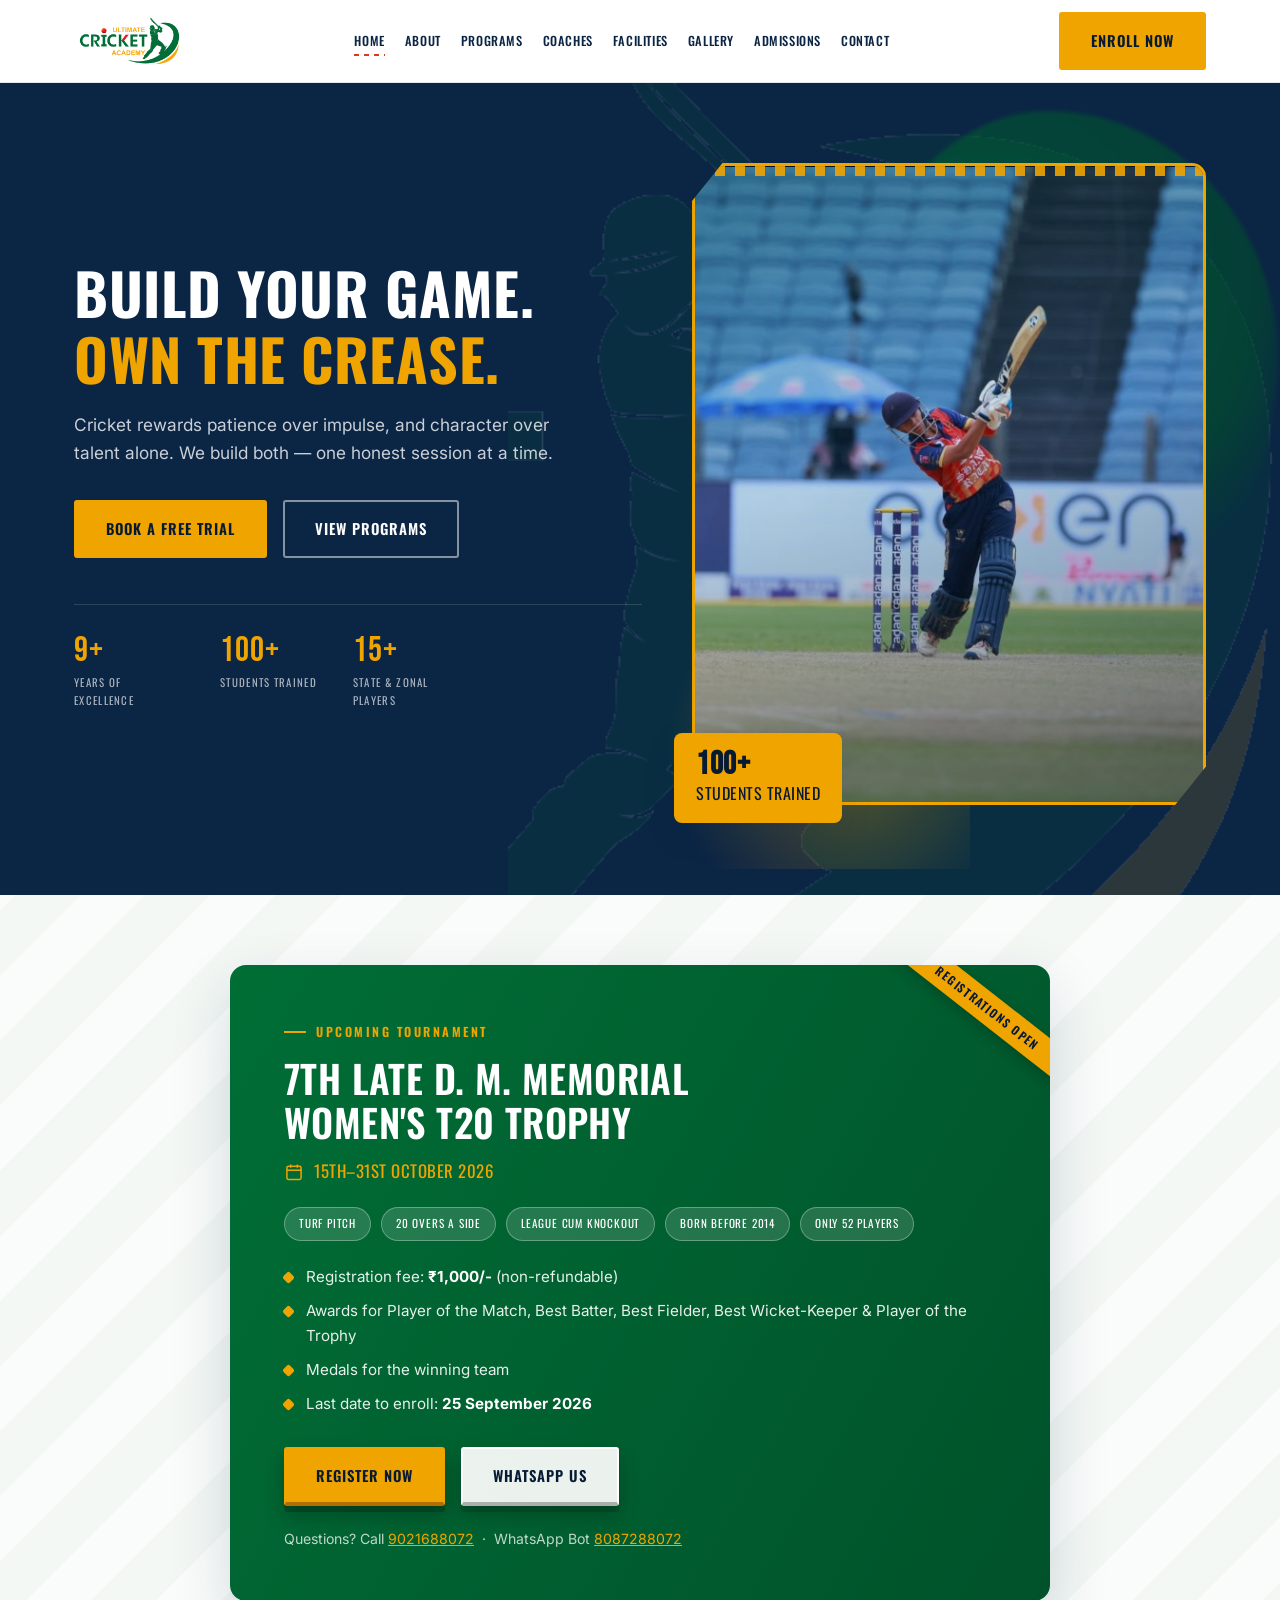
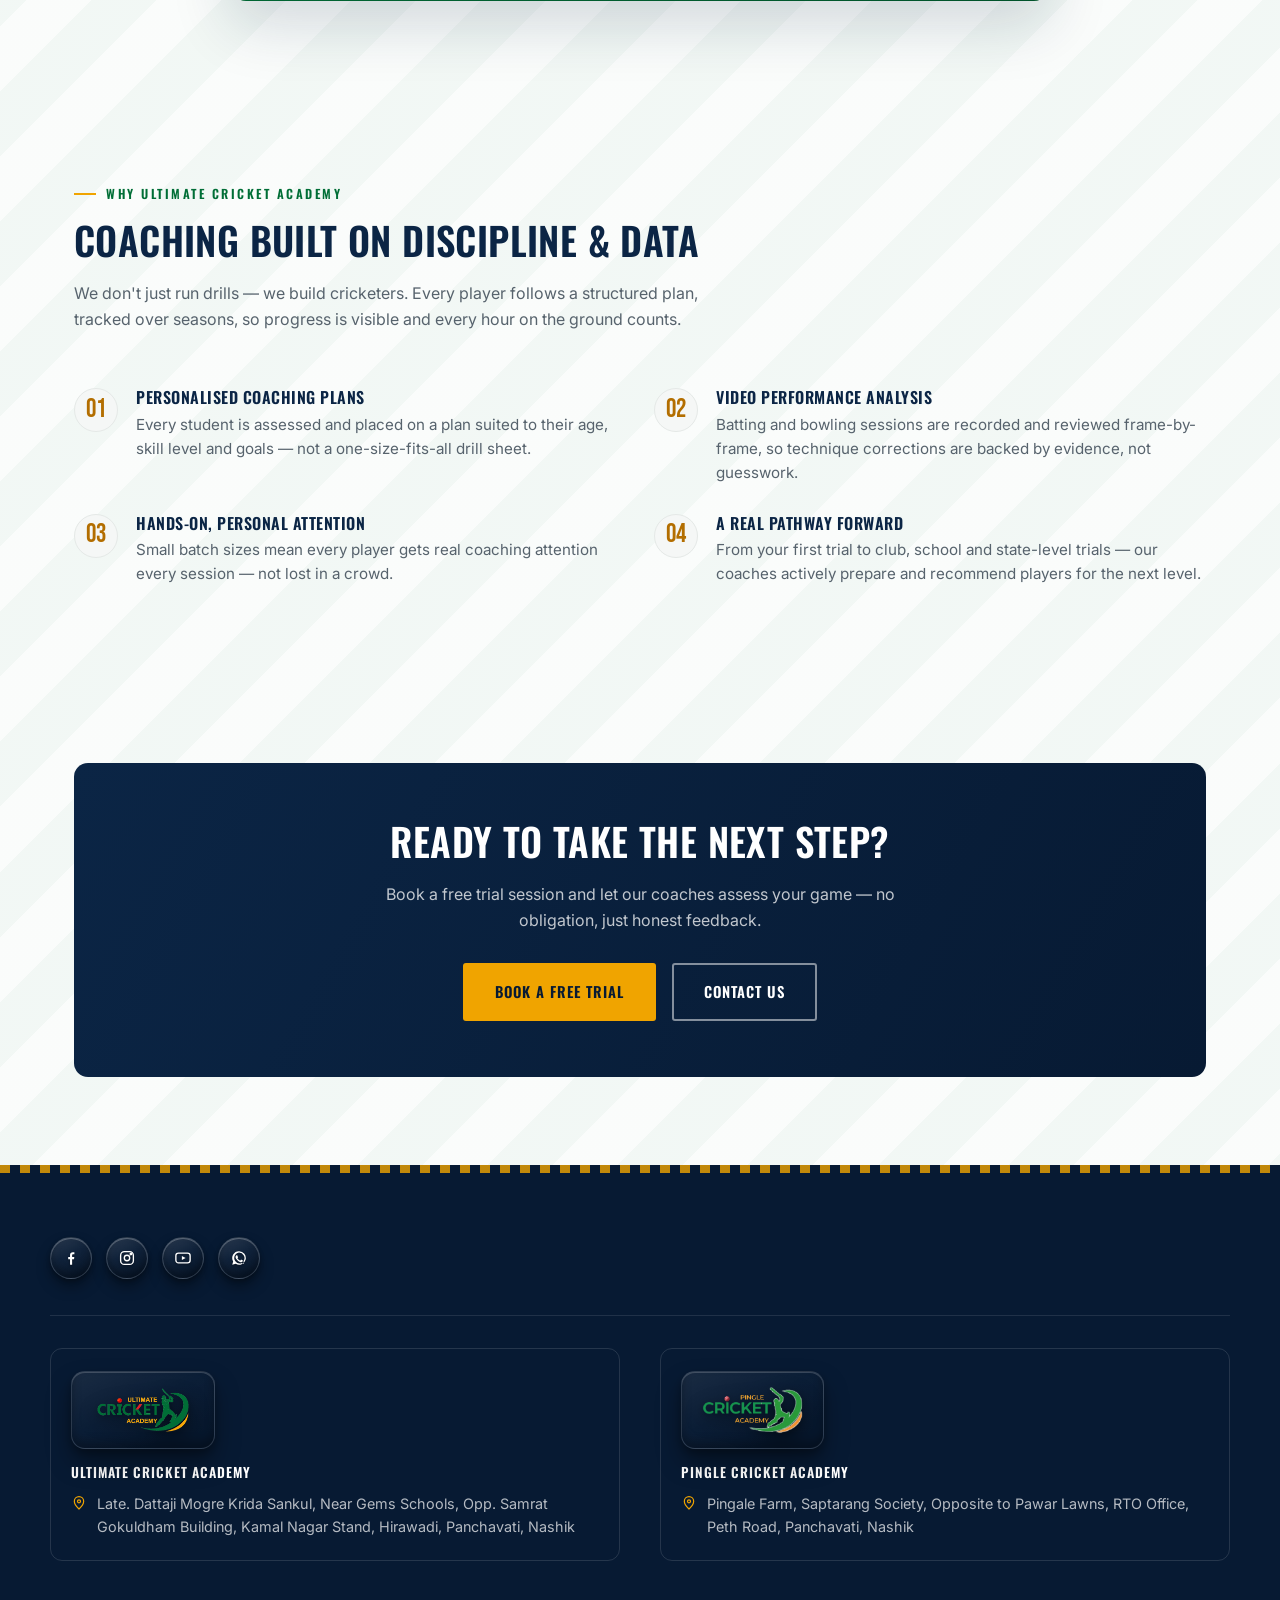
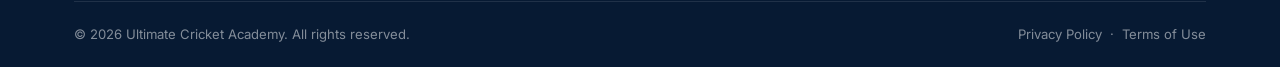
<file: index.html>
<!DOCTYPE html>
<html lang="en">
<head>
<meta charset="UTF-8">
<meta name="viewport" content="width=device-width, initial-scale=1.0">
<title>Ultimate Cricket Academy | Premier Cricket Coaching & Training</title>
<meta name="description" content="Ultimate Cricket Academy is a premium cricket coaching academy offering structured programs for juniors, youth and adults, led by experienced coaches with world-class facilities.">

<link rel="icon" type="image/png" sizes="32x32" href="assets/favicon-32.png">
<link rel="icon" type="image/png" sizes="64x64" href="assets/favicon-64.png">
<link rel="apple-touch-icon" sizes="180x180" href="assets/favicon-180.png">
<link rel="icon" type="image/png" sizes="512x512" href="assets/favicon-512.png">

<link rel="preconnect" href="https://fonts.googleapis.com">
<link rel="preconnect" href="https://fonts.gstatic.com" crossorigin>
<link href="https://fonts.googleapis.com/css2?family=Oswald:wght@400;500;600;700&family=Inter:wght@400;500;600;700&family=Bebas+Neue&display=swap" rel="stylesheet">

<link rel="stylesheet" href="css/style.css">
<noscript><style>.reveal{opacity:1 !important; transform:none !important;} #loader{display:none !important;}</style></noscript>
</head>
<body>
  <div id="loader" aria-hidden="true">
    <img src="assets/logo-transparent.png" alt="" width="200" height="94">
    <div class="loader-bar"></div>
  </div>

  <div class="nav-scrim"></div>
  <header class="navbar">
    <div class="nav-inner">
      <a href="index.html" class="brand" aria-label="Ultimate Cricket Academy home">
        <img src="assets/logo-transparent.png" alt="Ultimate Cricket Academy logo" width="220" height="103">
      </a>
      <nav aria-label="Primary">
        <ul class="nav-links">
          <li><a href="index.html" class="seam-link active">Home</a></li>
          <li><a href="about.html" class="seam-link">About</a></li>
          <li><a href="programs.html" class="seam-link">Programs</a></li>
          <li><a href="coaches.html" class="seam-link">Coaches</a></li>
          <li><a href="facilities.html" class="seam-link">Facilities</a></li>
          <li><a href="gallery.html" class="seam-link">Gallery</a></li>
          <li><a href="admissions.html" class="seam-link">Admissions</a></li>
          <li><a href="contact.html" class="seam-link">Contact</a></li>
        </ul>
      </nav>
      <div class="nav-cta">
        <a href="https://wa.me/918087288072?text=Hi%2C%20I%27m%20interested%20in%20enrolling%20at%20Ultimate%20Cricket%20Academy" class="btn btn-gold" target="_blank" rel="noopener">Enroll Now</a>
      </div>
      <button class="nav-toggle" aria-label="Toggle menu" aria-expanded="false">
        <span></span><span></span><span></span>
      </button>
    </div>
  </header>
  <section class="hero">
    <img src="assets/icon-mark.png" alt="" class="hero-swoosh" aria-hidden="true">
    <div class="hero-inner">
      <div class="hero-copy">
        <h1 class="reveal in">Build Your Game.<br><span>Own The Crease.</span></h1>
        <p class="hero-sub reveal in reveal-delay-1">Cricket rewards patience over impulse, and character over talent alone. We build both — one honest session at a time.</p>
        <div class="hero-actions reveal in reveal-delay-2">
          <a href="admissions.html" class="btn btn-gold">Book A Free Trial</a>
          <a href="programs.html" class="btn btn-outline">View Programs</a>
        </div>
        <div class="hero-stats reveal in reveal-delay-3">
          <div class="stat"><div class="num" data-count="9" data-suffix="+">0</div><div class="label">Years of Excellence</div></div>
          <div class="stat"><div class="num" data-count="100" data-suffix="+">0</div><div class="label">Students Trained</div></div>
          <div class="stat"><div class="num" data-count="15" data-suffix="+">0</div><div class="label">State &amp; Zonal Players</div></div>
        </div>
      </div>
      <div class="hero-art reveal in reveal-delay-2">
        <div class="art-frame">
          <img src="assets/hero-batting-action.jpg" alt="Player playing an attacking shot in a match" style="width:100%; height:100%; object-fit:cover; filter:none;">
        </div>
        <div class="art-badge"><b>100+</b>Students Trained</div>
      </div>
    </div>
  </section>

  <section class="section tourney-section">
    <div class="container">
      <div class="tourney-card reveal">
        <div class="tourney-ribbon">Registrations Open</div>
        <div class="tourney-card-inner">
          <div class="tourney-copy">
            <span class="eyebrow">Upcoming Tournament</span>
            <h2>7th Late D. M. Memorial<br>Women's T20 Trophy</h2>
            <p class="tourney-dates">
              <svg viewBox="0 0 24 24" fill="none" stroke="currentColor" stroke-width="1.8"><rect x="3.5" y="5" width="17" height="16" rx="2"/><path d="M8 3v4M16 3v4M3.5 10h17"/></svg>
              15th&ndash;31st October 2026
            </p>
            <div class="tourney-chips">
              <span class="tourney-chip">Turf Pitch</span>
              <span class="tourney-chip">20 Overs a Side</span>
              <span class="tourney-chip">League cum Knockout</span>
              <span class="tourney-chip">Born Before 2014</span>
              <span class="tourney-chip">Only 52 Players</span>
            </div>
            <ul class="tourney-list">
              <li>Registration fee: <b>&#8377;1,000/-</b> (non-refundable)</li>
              <li>Awards for Player of the Match, Best Batter, Best Fielder, Best Wicket-Keeper &amp; Player of the Trophy</li>
              <li>Medals for the winning team</li>
              <li>Last date to enroll: <b>25 September 2026</b></li>
            </ul>
            <div class="tourney-actions">
              <a href="https://forms.gle/v9WVQrAS83ftqmQg8" class="btn btn-gold" target="_blank" rel="noopener">Register Now</a>
              <a href="https://wa.me/918087288072" class="btn btn-outline-navy" target="_blank" rel="noopener">WhatsApp Us</a>
            </div>
            <p class="tourney-contact">Questions? Call <a href="tel:+919021688072">9021688072</a> &nbsp;&middot;&nbsp; WhatsApp Bot <a href="https://wa.me/918087288072" target="_blank" rel="noopener">8087288072</a></p>
          </div>
        </div>
      </div>
    </div>
  </section>

  <section class="section">
    <div class="container">
      <div class="section-head reveal">
        <span class="eyebrow">Why Ultimate Cricket Academy</span>
        <h2>Coaching Built On Discipline &amp; Data</h2>
        <p>We don't just run drills &mdash; we build cricketers. Every player follows a structured plan, tracked over seasons, so progress is visible and every hour on the ground counts.</p>
      </div>
      <div class="grid grid-2">
        <div class="feature-row reveal">
          <span class="num">01</span>
          <div><h4>Personalised Coaching Plans</h4><p>Every student is assessed and placed on a plan suited to their age, skill level and goals &mdash; not a one-size-fits-all drill sheet.</p></div>
        </div>
        <div class="feature-row reveal reveal-delay-1">
          <span class="num">02</span>
          <div><h4>Video Performance Analysis</h4><p>Batting and bowling sessions are recorded and reviewed frame-by-frame, so technique corrections are backed by evidence, not guesswork.</p></div>
        </div>
        <div class="feature-row reveal reveal-delay-2">
          <span class="num">03</span>
          <div><h4>Hands-On, Personal Attention</h4><p>Small batch sizes mean every player gets real coaching attention every session &mdash; not lost in a crowd.</p></div>
        </div>
        <div class="feature-row reveal reveal-delay-3">
          <span class="num">04</span>
          <div><h4>A Real Pathway Forward</h4><p>From your first trial to club, school and state-level trials &mdash; our coaches actively prepare and recommend players for the next level.</p></div>
        </div>
      </div>
    </div>
  </section>

  <section class="section">
    <div class="container">
      <div class="cta-banner reveal">
        <h2>Ready To Take The Next Step?</h2>
        <p>Book a free trial session and let our coaches assess your game &mdash; no obligation, just honest feedback.</p>
        <div class="cta-actions">
          <a href="admissions.html" class="btn btn-gold">Book A Free Trial</a>
          <a href="contact.html" class="btn btn-outline">Contact Us</a>
        </div>
      </div>
    </div>
  </section>
  <footer>
    <div class="footer-stitch" aria-hidden="true"></div>
    <div class="container footer-top">
      <div class="footer-social" aria-label="Social media links" style="margin:0 0 32px;">
        <a href="https://www.facebook.com/bhavik.mankodi" target="_blank" rel="noopener" aria-label="Facebook"><svg viewBox="0 0 24 24" fill="currentColor"><path d="M13.5 21v-7.5H16l.4-3H13.5V8.4c0-.87.24-1.46 1.5-1.46H16.5V4.34C16.24 4.3 15.35 4.23 14.32 4.23c-2.15 0-3.62 1.31-3.62 3.72V10.5H8.25v3H10.7V21h2.8z"/></svg></a>
        <a href="https://www.instagram.com/ultimate_cricket_academy?igsi=dTNucmFyZTFrN2hw" target="_blank" rel="noopener" aria-label="Instagram"><svg viewBox="0 0 24 24" fill="none" stroke="currentColor" stroke-width="1.8"><rect x="3.5" y="3.5" width="17" height="17" rx="5"/><circle cx="12" cy="12" r="3.6"/><circle cx="17.2" cy="6.8" r="1"/></svg></a>
        <a href="https://www.youtube.com/@mankodibhavik9" target="_blank" rel="noopener" aria-label="YouTube"><svg viewBox="0 0 24 24" fill="none" stroke="currentColor" stroke-width="1.8"><rect x="2.5" y="5.5" width="19" height="13" rx="3.5"/><path d="M10.5 9.3l5 2.7-5 2.7z" fill="currentColor" stroke="none"/></svg></a>
        <a href="https://wa.me/918087288072" target="_blank" rel="noopener" aria-label="WhatsApp"><svg viewBox="0 0 24 24" fill="currentColor"><path d="M12 3a9 9 0 0 0-7.8 13.5L3 21l4.65-1.17A9 9 0 1 0 12 3zm0 1.7a7.3 7.3 0 0 1 6.13 11.27l-.2.31.9 3.3-3.38-.86-.3.18A7.3 7.3 0 1 1 12 4.7zm-3.1 3.68c-.16 0-.42.06-.64.31-.22.25-.85.83-.85 2.02s.87 2.35.99 2.51c.12.16 1.7 2.6 4.13 3.64 2.04.87 2.46.7 2.9.65.44-.04 1.42-.58 1.62-1.14.2-.56.2-1.04.14-1.14-.06-.1-.22-.16-.46-.28-.24-.12-1.42-.7-1.64-.78-.22-.08-.38-.12-.54.12-.16.24-.62.78-.76.94-.14.16-.28.18-.52.06-.24-.12-1.02-.38-1.94-1.2-.72-.64-1.2-1.44-1.34-1.68-.14-.24-.02-.37.1-.49.11-.11.24-.28.36-.42.12-.14.16-.24.24-.4.08-.16.04-.3-.02-.42-.06-.12-.54-1.32-.75-1.8-.2-.47-.4-.4-.55-.41z"/></svg></a>
      </div>
      <div class="footer-addresses">
        <div>
          <div class="footer-address-badge"><img src="assets/logo-transparent.png" alt="Ultimate Cricket Academy logo" class="footer-address-logo"></div>
          <h4>Ultimate Cricket Academy</h4>
          <div class="contact-line">
            <svg viewBox="0 0 24 24" fill="none" stroke="currentColor" stroke-width="1.8"><path d="M12 21s7-6.3 7-11.5A7 7 0 0 0 5 9.5C5 14.7 12 21 12 21z"/><circle cx="12" cy="9.5" r="2.3"/></svg>
            <span>Late. Dattaji Mogre Krida Sankul, Near Gems Schools, Opp. Samrat Gokuldham Building, Kamal Nagar Stand, Hirawadi, Panchavati, Nashik</span>
          </div>
        </div>
        <div>
          <div class="footer-address-badge"><img src="assets/pingle-logo-transparent.png" alt="Pingle Cricket Academy logo" class="footer-address-logo"></div>
          <h4>Pingle Cricket Academy</h4>
          <div class="contact-line">
            <svg viewBox="0 0 24 24" fill="none" stroke="currentColor" stroke-width="1.8"><path d="M12 21s7-6.3 7-11.5A7 7 0 0 0 5 9.5C5 14.7 12 21 12 21z"/><circle cx="12" cy="9.5" r="2.3"/></svg>
            <span>Pingale Farm, Saptarang Society, Opposite to Pawar Lawns, RTO Office, Peth Road, Panchavati, Nashik</span>
          </div>
        </div>
      </div>
    </div>
    <div class="container">
      <div class="footer-bottom">
        <span>&copy; <span data-year>2026</span> Ultimate Cricket Academy. All rights reserved.</span>
        <span><a href="#">Privacy Policy</a> &nbsp;&middot;&nbsp; <a href="#">Terms of Use</a></span>
      </div>
    </div>
  </footer>

  <button id="toTop" aria-label="Back to top">
    <svg viewBox="0 0 24 24" fill="none" stroke="currentColor" stroke-width="2.2"><path d="M6 15l6-6 6 6"/></svg>
  </button>

  <script src="js/main.js"></script>
</body>
</html>
</file>
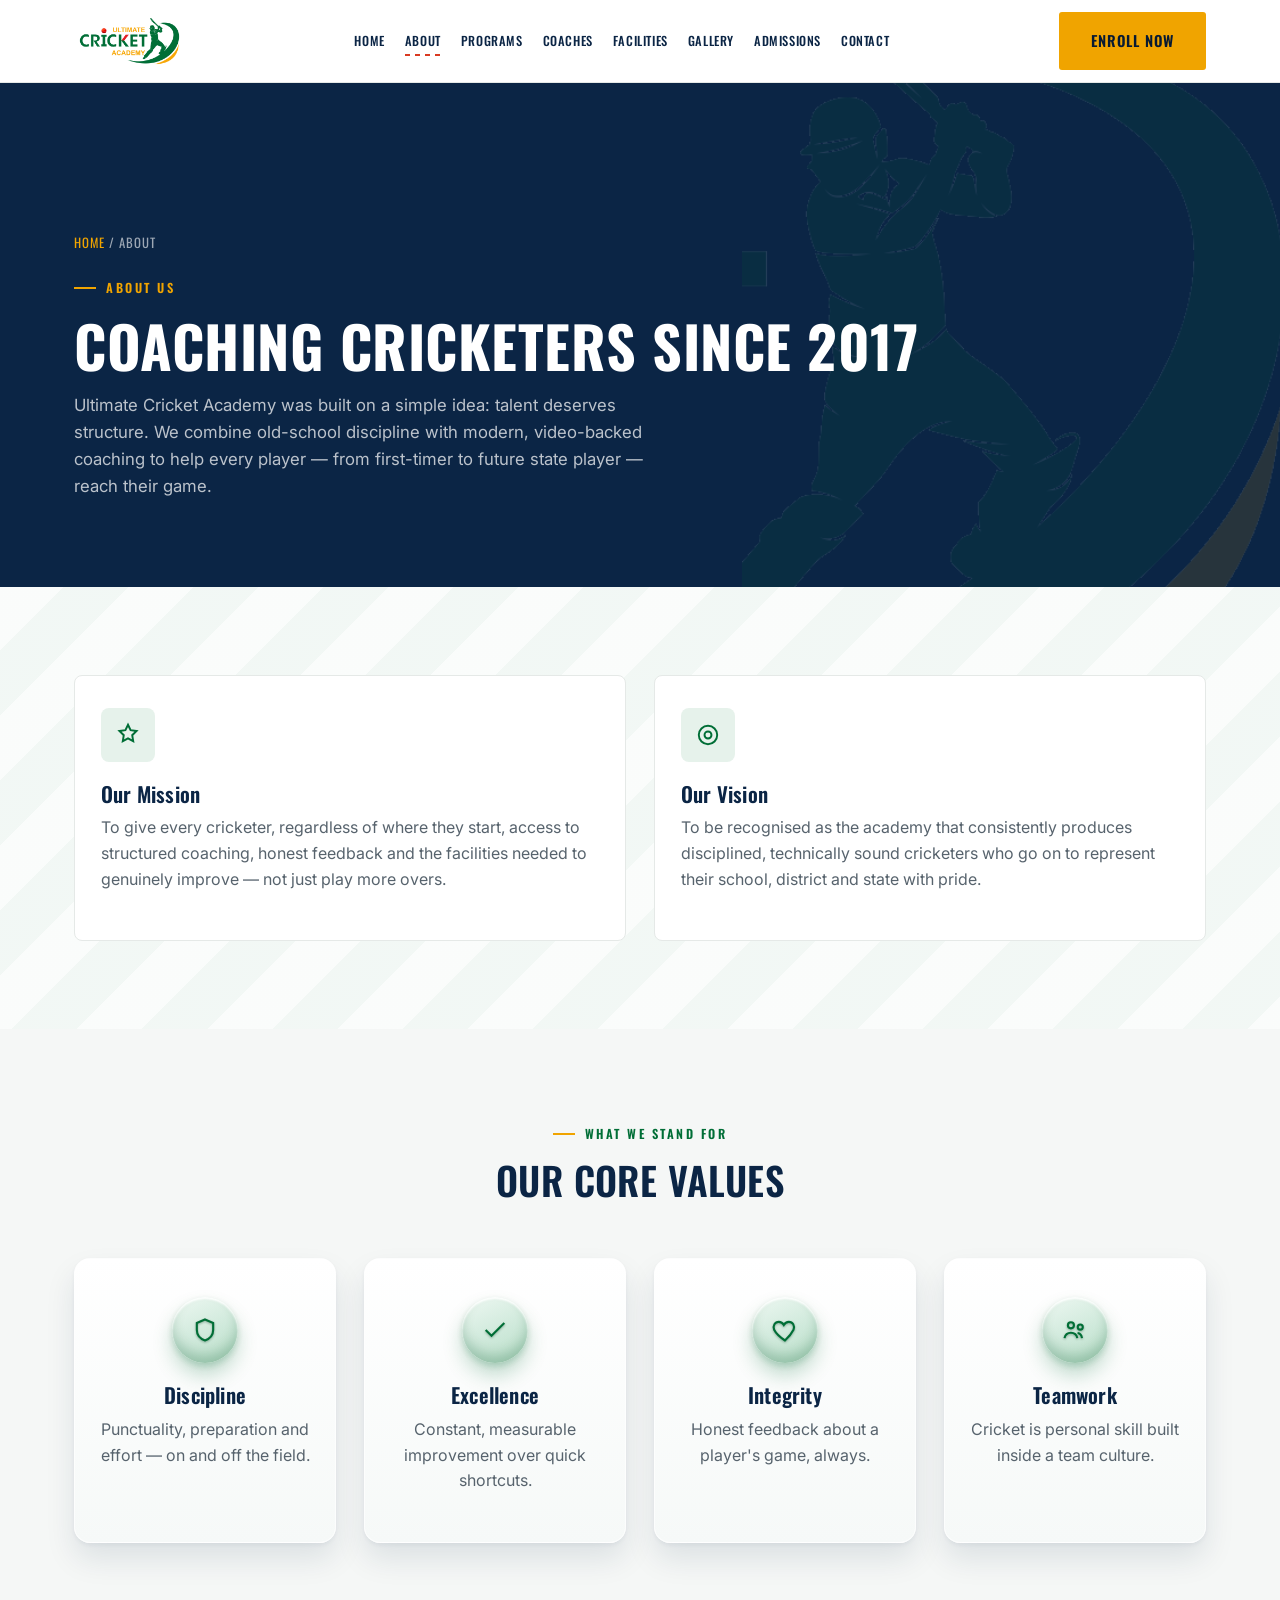
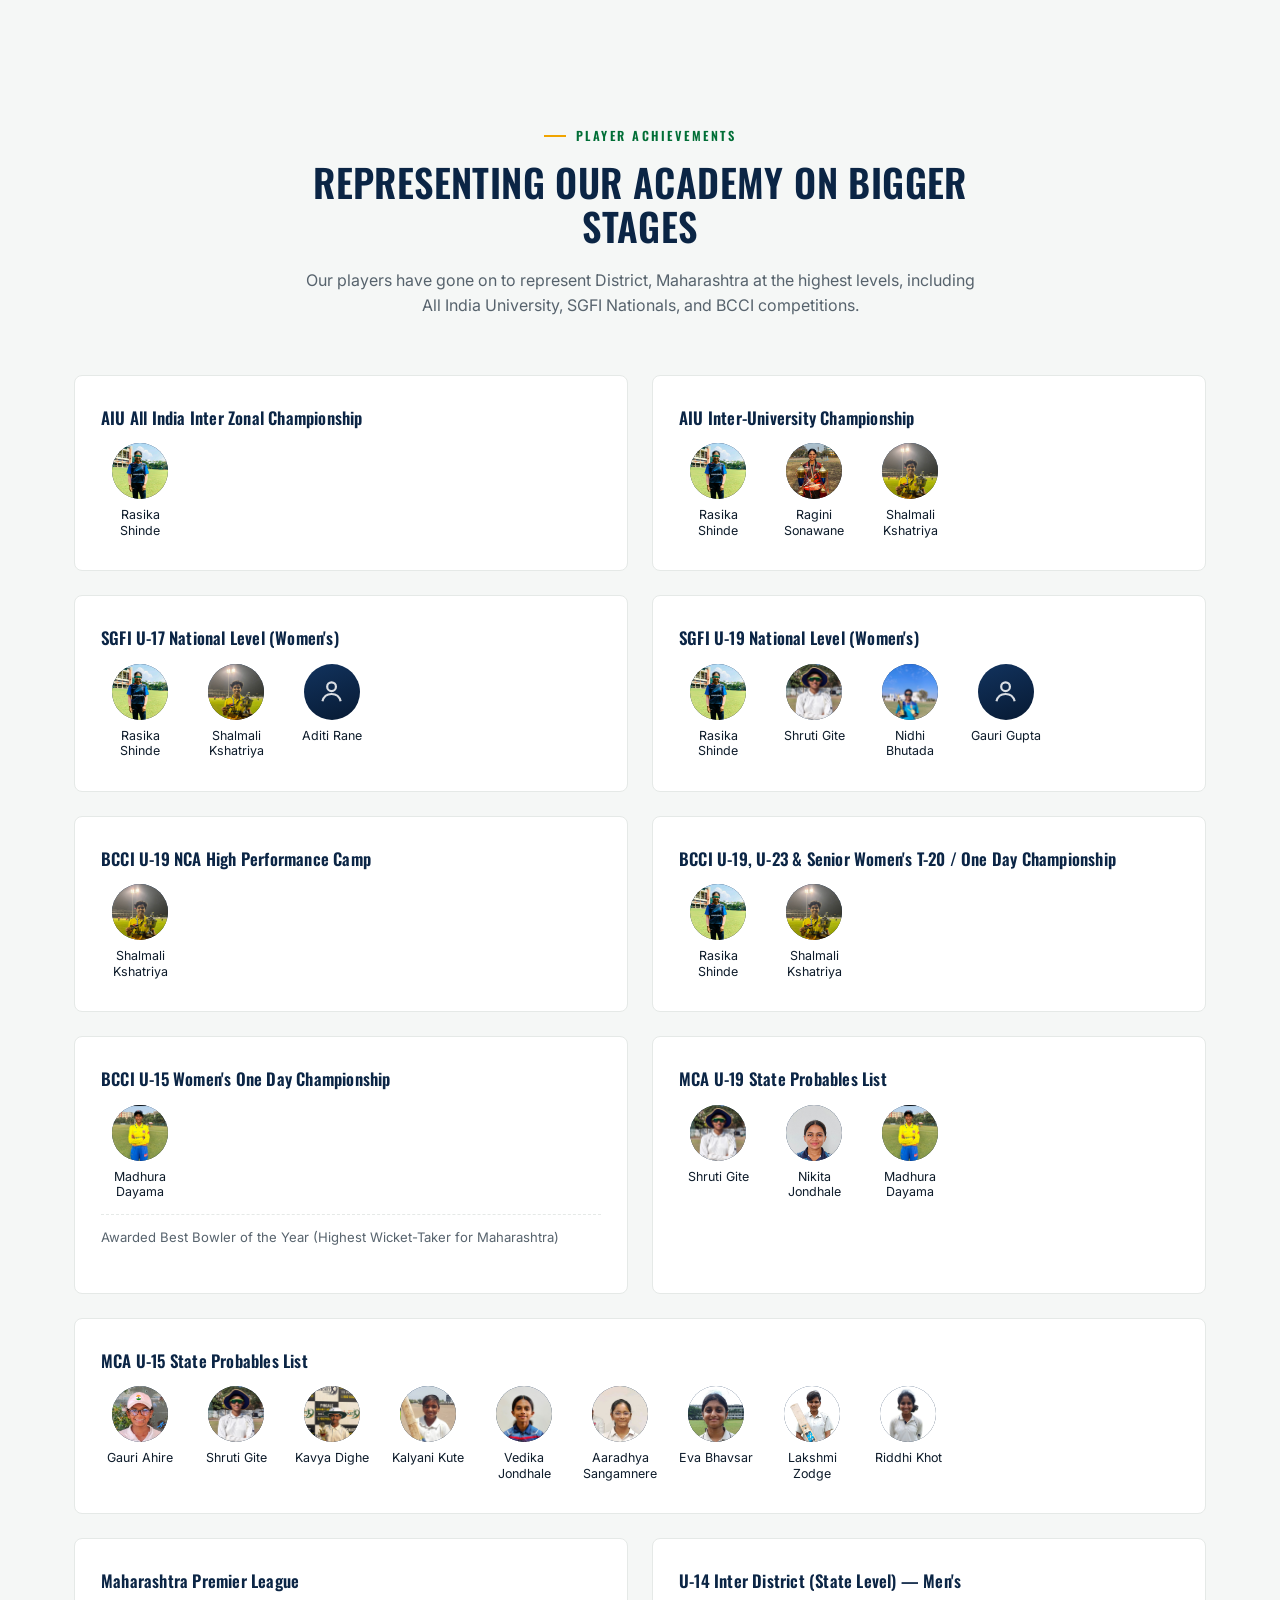
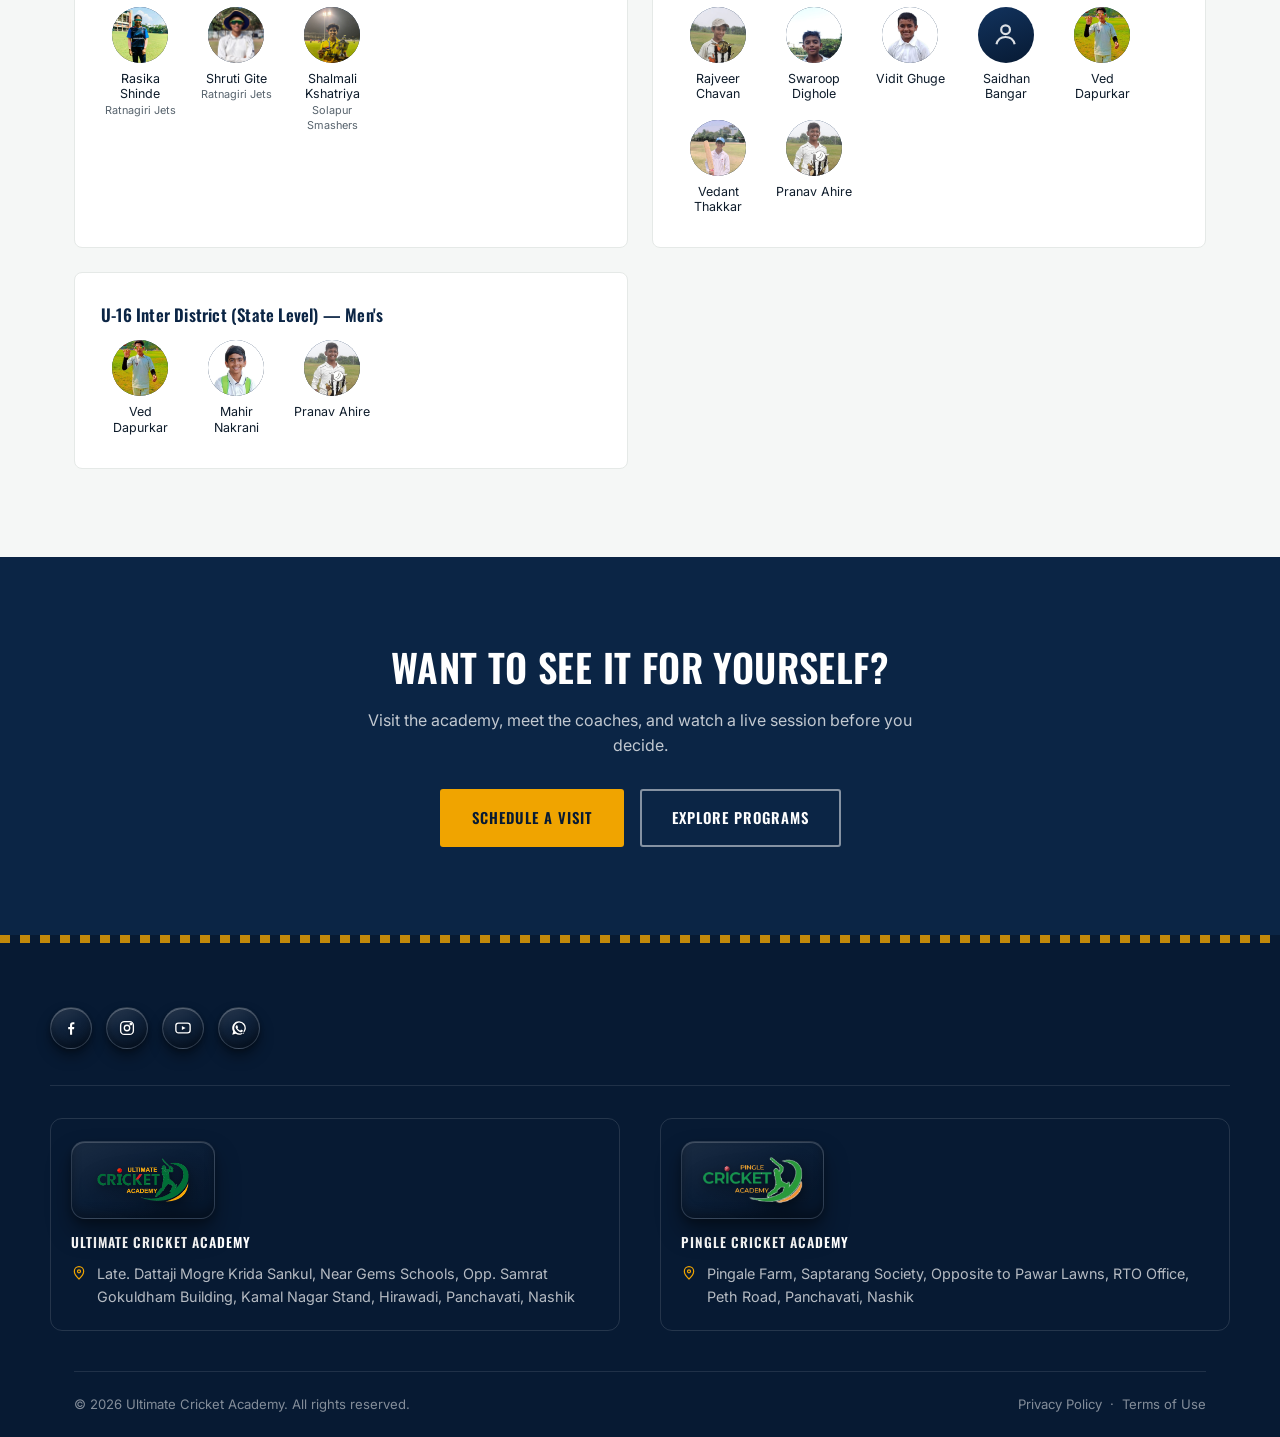
<file: about.html>
<!DOCTYPE html>
<html lang="en">
<head>
<meta charset="UTF-8">
<meta name="viewport" content="width=device-width, initial-scale=1.0">
<title>About Us | Ultimate Cricket Academy</title>
<meta name="description" content="Ultimate Cricket Academy is a premium cricket coaching academy offering structured programs for juniors, youth and adults, led by experienced coaches with world-class facilities.">

<link rel="icon" type="image/png" sizes="32x32" href="assets/favicon-32.png">
<link rel="icon" type="image/png" sizes="64x64" href="assets/favicon-64.png">
<link rel="apple-touch-icon" sizes="180x180" href="assets/favicon-180.png">
<link rel="icon" type="image/png" sizes="512x512" href="assets/favicon-512.png">

<link rel="preconnect" href="https://fonts.googleapis.com">
<link rel="preconnect" href="https://fonts.gstatic.com" crossorigin>
<link href="https://fonts.googleapis.com/css2?family=Oswald:wght@400;500;600;700&family=Inter:wght@400;500;600;700&family=Bebas+Neue&display=swap" rel="stylesheet">

<link rel="stylesheet" href="css/style.css">
<noscript><style>.reveal{opacity:1 !important; transform:none !important;} #loader{display:none !important;}</style></noscript>
</head>
<body>
  <div id="loader" aria-hidden="true">
    <img src="assets/logo-transparent.png" alt="" width="200" height="94">
    <div class="loader-bar"></div>
  </div>

  <div class="nav-scrim"></div>
  <header class="navbar">
    <div class="nav-inner">
      <a href="index.html" class="brand" aria-label="Ultimate Cricket Academy home">
        <img src="assets/logo-transparent.png" alt="Ultimate Cricket Academy logo" width="220" height="103">
      </a>
      <nav aria-label="Primary">
        <ul class="nav-links">
          <li><a href="index.html" class="seam-link">Home</a></li>
          <li><a href="about.html" class="seam-link active">About</a></li>
          <li><a href="programs.html" class="seam-link">Programs</a></li>
          <li><a href="coaches.html" class="seam-link">Coaches</a></li>
          <li><a href="facilities.html" class="seam-link">Facilities</a></li>
          <li><a href="gallery.html" class="seam-link">Gallery</a></li>
          <li><a href="admissions.html" class="seam-link">Admissions</a></li>
          <li><a href="contact.html" class="seam-link">Contact</a></li>
        </ul>
      </nav>
      <div class="nav-cta">
        <a href="https://wa.me/918087288072?text=Hi%2C%20I%27m%20interested%20in%20enrolling%20at%20Ultimate%20Cricket%20Academy" class="btn btn-gold" target="_blank" rel="noopener">Enroll Now</a>
      </div>
      <button class="nav-toggle" aria-label="Toggle menu" aria-expanded="false">
        <span></span><span></span><span></span>
      </button>
    </div>
  </header>
  <section class="page-header">
    <img src="assets/icon-mark.png" alt="" class="page-header-swoosh" aria-hidden="true">
    <div class="container">
      <div class="breadcrumb"><a href="index.html">Home</a> / About</div>
      <span class="eyebrow">About Us</span>
      <h1>Coaching Cricketers Since 2017</h1>
      <p>Ultimate Cricket Academy was built on a simple idea: talent deserves structure. We combine old-school discipline with modern, video-backed coaching to help every player &mdash; from first-timer to future state player &mdash; reach their game.</p>
    </div>
  </section>

  <section class="section">
    <div class="container">
      <div class="grid grid-2" style="align-items:stretch;">
        <div class="card reveal">
          <div class="icon-tile"><svg viewBox="0 0 24 24" fill="none" stroke="currentColor" stroke-width="1.8"><path d="M12 2.5l2.4 5 5.5.8-4 3.9.9 5.5-4.8-2.6-4.8 2.6.9-5.5-4-3.9 5.5-.8z"/></svg></div>
          <h3>Our Mission</h3>
          <p>To give every cricketer, regardless of where they start, access to structured coaching, honest feedback and the facilities needed to genuinely improve &mdash; not just play more overs.</p>
        </div>
        <div class="card reveal reveal-delay-1">
          <div class="icon-tile"><svg viewBox="0 0 24 24" fill="none" stroke="currentColor" stroke-width="1.8"><circle cx="12" cy="12" r="8.5"/><circle cx="12" cy="12" r="3.2"/></svg></div>
          <h3>Our Vision</h3>
          <p>To be recognised as the academy that consistently produces disciplined, technically sound cricketers who go on to represent their school, district and state with pride.</p>
        </div>
      </div>
    </div>
  </section>

  <section class="section section-soft">
    <div class="container">
      <div class="section-head center reveal">
        <span class="eyebrow">What We Stand For</span>
        <h2>Our Core Values</h2>
      </div>
      <div class="grid grid-4">
        <div class="card value-card reveal">
          <div class="icon-tile"><svg viewBox="0 0 24 24" fill="none" stroke="currentColor" stroke-width="1.8"><path d="M12 3l7 3v6c0 4.5-3 7.5-7 9-4-1.5-7-4.5-7-9V6z"/></svg></div>
          <h3>Discipline</h3>
          <p>Punctuality, preparation and effort &mdash; on and off the field.</p>
        </div>
        <div class="card value-card reveal reveal-delay-1">
          <div class="icon-tile"><svg viewBox="0 0 24 24" fill="none" stroke="currentColor" stroke-width="1.8"><path d="M4 12l5 5L20 6"/></svg></div>
          <h3>Excellence</h3>
          <p>Constant, measurable improvement over quick shortcuts.</p>
        </div>
        <div class="card value-card reveal reveal-delay-2">
          <div class="icon-tile"><svg viewBox="0 0 24 24" fill="none" stroke="currentColor" stroke-width="1.8"><path d="M12 21s-7-4.6-9.3-9.2C1.4 8.3 3.3 5 6.7 5c2 0 3.5 1.2 4.3 2.6C11.8 6.2 13.3 5 15.3 5c3.4 0 5.3 3.3 4 6.8C17 16.4 12 21 12 21z"/></svg></div>
          <h3>Integrity</h3>
          <p>Honest feedback about a player's game, always.</p>
        </div>
        <div class="card value-card reveal reveal-delay-3">
          <div class="icon-tile"><svg viewBox="0 0 24 24" fill="none" stroke="currentColor" stroke-width="1.8"><circle cx="8.5" cy="8" r="2.6"/><circle cx="16.5" cy="9.5" r="2.2"/><path d="M3 19c.6-3 2.7-4.6 5.5-4.6S13.4 16 14 19"/><path d="M14.2 14.6c2 .2 3.4 1.6 3.8 4.4"/></svg></div>
          <h3>Teamwork</h3>
          <p>Cricket is personal skill built inside a team culture.</p>
        </div>
      </div>
    </div>
  </section>

  <section class="section section-soft">
    <div class="container">
      <div class="section-head center reveal">
        <span class="eyebrow">Player Achievements</span>
        <h2>Representing Our Academy On Bigger Stages</h2>
        <p>Our players have gone on to represent District, Maharashtra at the highest levels, including All India University, SGFI Nationals, and BCCI competitions.</p>
      </div>
      <div class="grid grid-2" style="gap:24px;">
        <div class="card achievement-card reveal">
          <h3 style="font-size:1.05rem; color:var(--navy);">AIU All India Inter Zonal Championship</h3>
          <div class="player-chips">
            <div class="player-chip"><div class="avatar-circle"><img src="assets/players/rasika-shinde.png" alt="Rasika Shinde" loading="lazy"></div><span class="player-name">Rasika Shinde</span></div>
          </div>
        </div>
        <div class="card achievement-card reveal reveal-delay-1">
          <h3 style="font-size:1.05rem; color:var(--navy);">AIU Inter-University Championship</h3>
          <div class="player-chips">
            <div class="player-chip"><div class="avatar-circle"><img src="assets/players/rasika-shinde.png" alt="Rasika Shinde" loading="lazy"></div><span class="player-name">Rasika Shinde</span></div>
            <div class="player-chip"><div class="avatar-circle"><img src="assets/players/ragini-sonawane.png" alt="Ragini Sonawane" loading="lazy"></div><span class="player-name">Ragini Sonawane</span></div>
            <div class="player-chip"><div class="avatar-circle"><img src="assets/players/shalmali-kshatriya.png" alt="Shalmali Kshatriya" loading="lazy"></div><span class="player-name">Shalmali Kshatriya</span></div>
          </div>
        </div>
        <div class="card achievement-card reveal reveal-delay-2">
          <h3 style="font-size:1.05rem; color:var(--navy);">SGFI U-17 National Level (Women's)</h3>
          <div class="player-chips">
            <div class="player-chip"><div class="avatar-circle"><img src="assets/players/rasika-shinde.png" alt="Rasika Shinde" loading="lazy"></div><span class="player-name">Rasika Shinde</span></div>
            <div class="player-chip"><div class="avatar-circle"><img src="assets/players/shalmali-kshatriya.png" alt="Shalmali Kshatriya" loading="lazy"></div><span class="player-name">Shalmali Kshatriya</span></div>
            <div class="player-chip"><div class="avatar-circle"><svg viewBox="0 0 24 24" fill="none" stroke="currentColor" stroke-width="1.8"><circle cx="12" cy="8" r="3.6"/><path d="M4.5 20c1-4 3.8-6 7.5-6s6.5 2 7.5 6"/></svg></div><span class="player-name">Aditi Rane</span></div>
          </div>
        </div>
        <div class="card achievement-card reveal reveal-delay-3">
          <h3 style="font-size:1.05rem; color:var(--navy);">SGFI U-19 National Level (Women's)</h3>
          <div class="player-chips">
            <div class="player-chip"><div class="avatar-circle"><img src="assets/players/rasika-shinde.png" alt="Rasika Shinde" loading="lazy"></div><span class="player-name">Rasika Shinde</span></div>
            <div class="player-chip"><div class="avatar-circle"><img src="assets/players/shruti-gite.png" alt="Shruti Gite" loading="lazy"></div><span class="player-name">Shruti Gite</span></div>
            <div class="player-chip"><div class="avatar-circle"><img src="assets/players/nidhi-bhutada.jpg" alt="Nidhi Bhutada" loading="lazy"></div><span class="player-name">Nidhi Bhutada</span></div>
            <div class="player-chip"><div class="avatar-circle"><svg viewBox="0 0 24 24" fill="none" stroke="currentColor" stroke-width="1.8"><circle cx="12" cy="8" r="3.6"/><path d="M4.5 20c1-4 3.8-6 7.5-6s6.5 2 7.5 6"/></svg></div><span class="player-name">Gauri Gupta</span></div>
          </div>
        </div>
        <div class="card achievement-card reveal">
          <h3 style="font-size:1.05rem; color:var(--navy);">BCCI U-19 NCA High Performance Camp</h3>
          <div class="player-chips">
            <div class="player-chip"><div class="avatar-circle"><img src="assets/players/shalmali-kshatriya.png" alt="Shalmali Kshatriya" loading="lazy"></div><span class="player-name">Shalmali Kshatriya</span></div>
          </div>
        </div>
        <div class="card achievement-card reveal reveal-delay-1">
          <h3 style="font-size:1.05rem; color:var(--navy);">BCCI U-19, U-23 &amp; Senior Women's T-20 / One Day Championship</h3>
          <div class="player-chips">
            <div class="player-chip"><div class="avatar-circle"><img src="assets/players/rasika-shinde.png" alt="Rasika Shinde" loading="lazy"></div><span class="player-name">Rasika Shinde</span></div>
            <div class="player-chip"><div class="avatar-circle"><img src="assets/players/shalmali-kshatriya.png" alt="Shalmali Kshatriya" loading="lazy"></div><span class="player-name">Shalmali Kshatriya</span></div>
          </div>
        </div>
        <div class="card achievement-card reveal reveal-delay-2">
          <h3 style="font-size:1.05rem; color:var(--navy);">BCCI U-15 Women's One Day Championship</h3>
          <div class="player-chips">
            <div class="player-chip"><div class="avatar-circle"><img src="assets/players/madhura-dayama.png" alt="Madhura Dayama" loading="lazy"></div><span class="player-name">Madhura Dayama</span></div>
          </div>
          <p class="achievement-note">Awarded Best Bowler of the Year (Highest Wicket-Taker for Maharashtra)</p>
        </div>
        <div class="card achievement-card reveal reveal-delay-3">
          <h3 style="font-size:1.05rem; color:var(--navy);">MCA U-19 State Probables List</h3>
          <div class="player-chips">
            <div class="player-chip"><div class="avatar-circle"><img src="assets/players/shruti-gite.png" alt="Shruti Gite" loading="lazy"></div><span class="player-name">Shruti Gite</span></div>
            <div class="player-chip"><div class="avatar-circle"><img src="assets/players/nikita-jondhale.png" alt="Nikita Jondhale" loading="lazy"></div><span class="player-name">Nikita Jondhale</span></div>
            <div class="player-chip"><div class="avatar-circle"><img src="assets/players/madhura-dayama.png" alt="Madhura Dayama" loading="lazy"></div><span class="player-name">Madhura Dayama</span></div>
          </div>
        </div>
        <div class="card achievement-card reveal" style="grid-column:1 / -1;">
          <h3 style="font-size:1.05rem; color:var(--navy);">MCA U-15 State Probables List</h3>
          <div class="player-chips">
            <div class="player-chip"><div class="avatar-circle"><img src="assets/players/gauri-ahire.png" alt="Gauri Ahire" loading="lazy"></div><span class="player-name">Gauri Ahire</span></div>
            <div class="player-chip"><div class="avatar-circle"><img src="assets/players/shruti-gite.png" alt="Shruti Gite" loading="lazy"></div><span class="player-name">Shruti Gite</span></div>
            <div class="player-chip"><div class="avatar-circle"><img src="assets/players/kavya-dighe.jpg" alt="Kavya Dighe" loading="lazy"></div><span class="player-name">Kavya Dighe</span></div>
            <div class="player-chip"><div class="avatar-circle"><img src="assets/players/kalyani-kute.png" alt="Kalyani Kute" loading="lazy"></div><span class="player-name">Kalyani Kute</span></div>
            <div class="player-chip"><div class="avatar-circle"><img src="assets/players/vedika-jondhale.jpg" alt="Vedika Jondhale" loading="lazy"></div><span class="player-name">Vedika Jondhale</span></div>
            <div class="player-chip"><div class="avatar-circle"><img src="assets/players/aaradhya-sangamnere.png" alt="Aaradhya Sangamnere" loading="lazy"></div><span class="player-name">Aaradhya Sangamnere</span></div>
            <div class="player-chip"><div class="avatar-circle"><img src="assets/players/eva-bhavsar.png" alt="Eva Bhavsar" loading="lazy"></div><span class="player-name">Eva Bhavsar</span></div>
            <div class="player-chip"><div class="avatar-circle"><img src="assets/players/lakshmi-zodge.png" alt="Lakshmi Zodge" loading="lazy"></div><span class="player-name">Lakshmi Zodge</span></div>
            <div class="player-chip"><div class="avatar-circle"><img src="assets/players/riddhi-khot.jpg" alt="Riddhi Khot" loading="lazy"></div><span class="player-name">Riddhi Khot</span></div>
          </div>
        </div>
        <div class="card achievement-card reveal reveal-delay-1">
          <h3 style="font-size:1.05rem; color:var(--navy);">Maharashtra Premier League</h3>
          <div class="player-chips">
            <div class="player-chip"><div class="avatar-circle"><img src="assets/players/rasika-shinde.png" alt="Rasika Shinde" loading="lazy"></div><span class="player-name">Rasika Shinde<br><span style="font-size:.68rem; color:var(--muted);">Ratnagiri Jets</span></span></div>
            <div class="player-chip"><div class="avatar-circle"><img src="assets/players/shruti-gite.png" alt="Shruti Gite" loading="lazy"></div><span class="player-name">Shruti Gite<br><span style="font-size:.68rem; color:var(--muted);">Ratnagiri Jets</span></span></div>
            <div class="player-chip"><div class="avatar-circle"><img src="assets/players/shalmali-kshatriya.png" alt="Shalmali Kshatriya" loading="lazy"></div><span class="player-name">Shalmali Kshatriya<br><span style="font-size:.68rem; color:var(--muted);">Solapur Smashers</span></span></div>
          </div>
        </div>
        <div class="card achievement-card reveal">
          <h3 style="font-size:1.05rem; color:var(--navy);">U-14 Inter District (State Level) &mdash; Men's</h3>
          <div class="player-chips">
            <div class="player-chip"><div class="avatar-circle"><img src="assets/players/rajveer-chavan.png" alt="Rajveer Chavan" loading="lazy"></div><span class="player-name">Rajveer Chavan</span></div>
            <div class="player-chip"><div class="avatar-circle"><img src="assets/players/swaroop-dighole.png" alt="Swaroop Dighole" loading="lazy"></div><span class="player-name">Swaroop Dighole</span></div>
            <div class="player-chip"><div class="avatar-circle"><img src="assets/players/vidit-ghuge.png" alt="Vidit Ghuge" loading="lazy"></div><span class="player-name">Vidit Ghuge</span></div>
            <div class="player-chip"><div class="avatar-circle"><svg viewBox="0 0 24 24" fill="none" stroke="currentColor" stroke-width="1.8"><circle cx="12" cy="8" r="3.6"/><path d="M4.5 20c1-4 3.8-6 7.5-6s6.5 2 7.5 6"/></svg></div><span class="player-name">Saidhan Bangar</span></div>
            <div class="player-chip"><div class="avatar-circle"><img src="assets/players/ved-dapurkar.png" alt="Ved Dapurkar" loading="lazy"></div><span class="player-name">Ved Dapurkar</span></div>
            <div class="player-chip"><div class="avatar-circle"><img src="assets/players/vedant-thakkar.png" alt="Vedant Thakkar" loading="lazy"></div><span class="player-name">Vedant Thakkar</span></div>
            <div class="player-chip"><div class="avatar-circle"><img src="assets/players/pranav-ahire.png" alt="Pranav Ahire" loading="lazy"></div><span class="player-name">Pranav Ahire</span></div>
          </div>
        </div>
        <div class="card achievement-card reveal reveal-delay-1">
          <h3 style="font-size:1.05rem; color:var(--navy);">U-16 Inter District (State Level) &mdash; Men's</h3>
          <div class="player-chips">
            <div class="player-chip"><div class="avatar-circle"><img src="assets/players/ved-dapurkar.png" alt="Ved Dapurkar" loading="lazy"></div><span class="player-name">Ved Dapurkar</span></div>
            <div class="player-chip"><div class="avatar-circle"><img src="assets/players/mihir-nakrani.png" alt="Mahir Nakrani" loading="lazy"></div><span class="player-name">Mahir Nakrani</span></div>
            <div class="player-chip"><div class="avatar-circle"><img src="assets/players/pranav-ahire.png" alt="Pranav Ahire" loading="lazy"></div><span class="player-name">Pranav Ahire</span></div>
          </div>
        </div>
      </div>
    </div>
  </section>

  <section class="section section-navy">
    <div class="container">
      <div class="cta-banner" style="background:none; padding:0;">
        <h2>Want To See It For Yourself?</h2>
        <p>Visit the academy, meet the coaches, and watch a live session before you decide.</p>
        <div class="cta-actions">
          <a href="contact.html" class="btn btn-gold">Schedule A Visit</a>
          <a href="programs.html" class="btn btn-outline">Explore Programs</a>
        </div>
      </div>
    </div>
  </section>
  <footer>
    <div class="footer-stitch" aria-hidden="true"></div>
    <div class="container footer-top">
      <div class="footer-social" aria-label="Social media links" style="margin:0 0 32px;">
        <a href="https://www.facebook.com/bhavik.mankodi" target="_blank" rel="noopener" aria-label="Facebook"><svg viewBox="0 0 24 24" fill="currentColor"><path d="M13.5 21v-7.5H16l.4-3H13.5V8.4c0-.87.24-1.46 1.5-1.46H16.5V4.34C16.24 4.3 15.35 4.23 14.32 4.23c-2.15 0-3.62 1.31-3.62 3.72V10.5H8.25v3H10.7V21h2.8z"/></svg></a>
        <a href="https://www.instagram.com/ultimate_cricket_academy?igsi=dTNucmFyZTFrN2hw" target="_blank" rel="noopener" aria-label="Instagram"><svg viewBox="0 0 24 24" fill="none" stroke="currentColor" stroke-width="1.8"><rect x="3.5" y="3.5" width="17" height="17" rx="5"/><circle cx="12" cy="12" r="3.6"/><circle cx="17.2" cy="6.8" r="1"/></svg></a>
        <a href="https://www.youtube.com/@mankodibhavik9" target="_blank" rel="noopener" aria-label="YouTube"><svg viewBox="0 0 24 24" fill="none" stroke="currentColor" stroke-width="1.8"><rect x="2.5" y="5.5" width="19" height="13" rx="3.5"/><path d="M10.5 9.3l5 2.7-5 2.7z" fill="currentColor" stroke="none"/></svg></a>
        <a href="https://wa.me/918087288072" target="_blank" rel="noopener" aria-label="WhatsApp"><svg viewBox="0 0 24 24" fill="currentColor"><path d="M12 3a9 9 0 0 0-7.8 13.5L3 21l4.65-1.17A9 9 0 1 0 12 3zm0 1.7a7.3 7.3 0 0 1 6.13 11.27l-.2.31.9 3.3-3.38-.86-.3.18A7.3 7.3 0 1 1 12 4.7zm-3.1 3.68c-.16 0-.42.06-.64.31-.22.25-.85.83-.85 2.02s.87 2.35.99 2.51c.12.16 1.7 2.6 4.13 3.64 2.04.87 2.46.7 2.9.65.44-.04 1.42-.58 1.62-1.14.2-.56.2-1.04.14-1.14-.06-.1-.22-.16-.46-.28-.24-.12-1.42-.7-1.64-.78-.22-.08-.38-.12-.54.12-.16.24-.62.78-.76.94-.14.16-.28.18-.52.06-.24-.12-1.02-.38-1.94-1.2-.72-.64-1.2-1.44-1.34-1.68-.14-.24-.02-.37.1-.49.11-.11.24-.28.36-.42.12-.14.16-.24.24-.4.08-.16.04-.3-.02-.42-.06-.12-.54-1.32-.75-1.8-.2-.47-.4-.4-.55-.41z"/></svg></a>
      </div>
      <div class="footer-addresses">
        <div>
          <div class="footer-address-badge"><img src="assets/logo-transparent.png" alt="Ultimate Cricket Academy logo" class="footer-address-logo"></div>
          <h4>Ultimate Cricket Academy</h4>
          <div class="contact-line">
            <svg viewBox="0 0 24 24" fill="none" stroke="currentColor" stroke-width="1.8"><path d="M12 21s7-6.3 7-11.5A7 7 0 0 0 5 9.5C5 14.7 12 21 12 21z"/><circle cx="12" cy="9.5" r="2.3"/></svg>
            <span>Late. Dattaji Mogre Krida Sankul, Near Gems Schools, Opp. Samrat Gokuldham Building, Kamal Nagar Stand, Hirawadi, Panchavati, Nashik</span>
          </div>
        </div>
        <div>
          <div class="footer-address-badge"><img src="assets/pingle-logo-transparent.png" alt="Pingle Cricket Academy logo" class="footer-address-logo"></div>
          <h4>Pingle Cricket Academy</h4>
          <div class="contact-line">
            <svg viewBox="0 0 24 24" fill="none" stroke="currentColor" stroke-width="1.8"><path d="M12 21s7-6.3 7-11.5A7 7 0 0 0 5 9.5C5 14.7 12 21 12 21z"/><circle cx="12" cy="9.5" r="2.3"/></svg>
            <span>Pingale Farm, Saptarang Society, Opposite to Pawar Lawns, RTO Office, Peth Road, Panchavati, Nashik</span>
          </div>
        </div>
      </div>
    </div>
    <div class="container">
      <div class="footer-bottom">
        <span>&copy; <span data-year>2026</span> Ultimate Cricket Academy. All rights reserved.</span>
        <span><a href="#">Privacy Policy</a> &nbsp;&middot;&nbsp; <a href="#">Terms of Use</a></span>
      </div>
    </div>
  </footer>

  <button id="toTop" aria-label="Back to top">
    <svg viewBox="0 0 24 24" fill="none" stroke="currentColor" stroke-width="2.2"><path d="M6 15l6-6 6 6"/></svg>
  </button>

  <script src="js/main.js"></script>
</body>
</html>
</file>
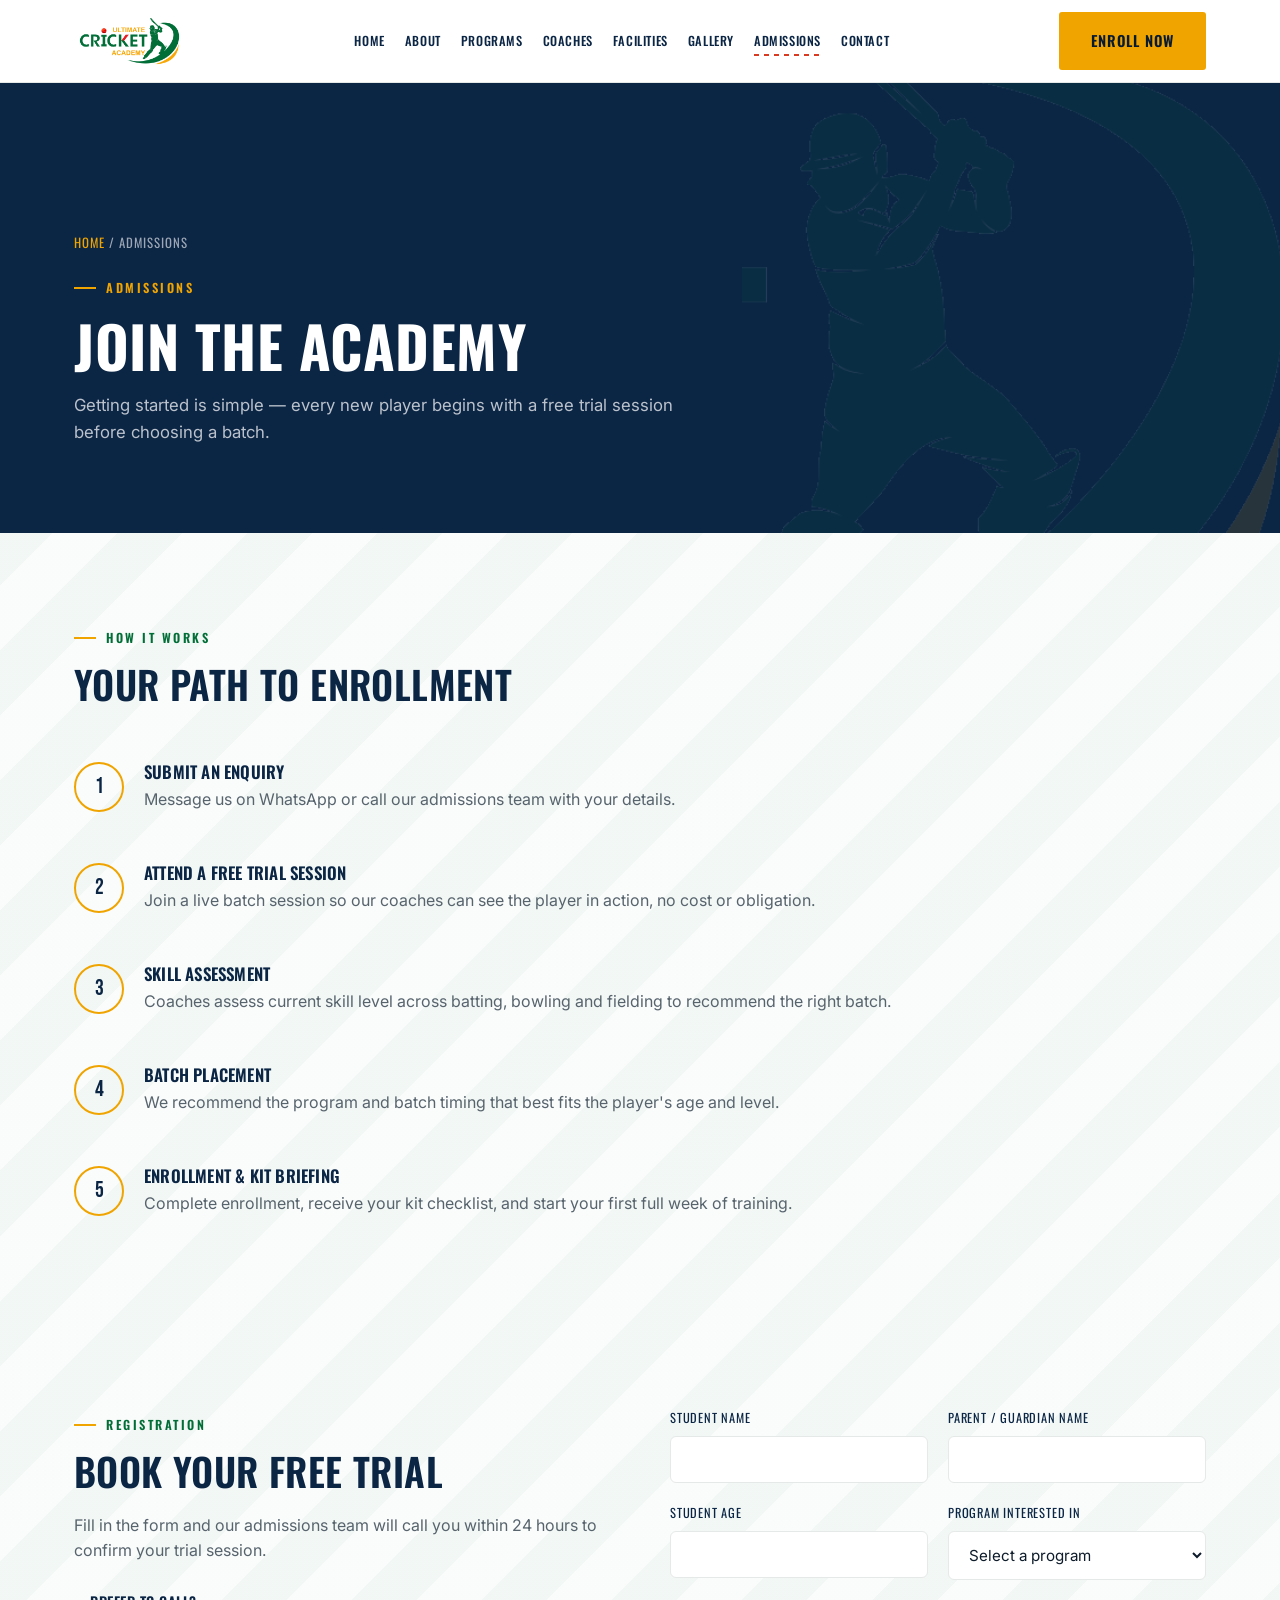
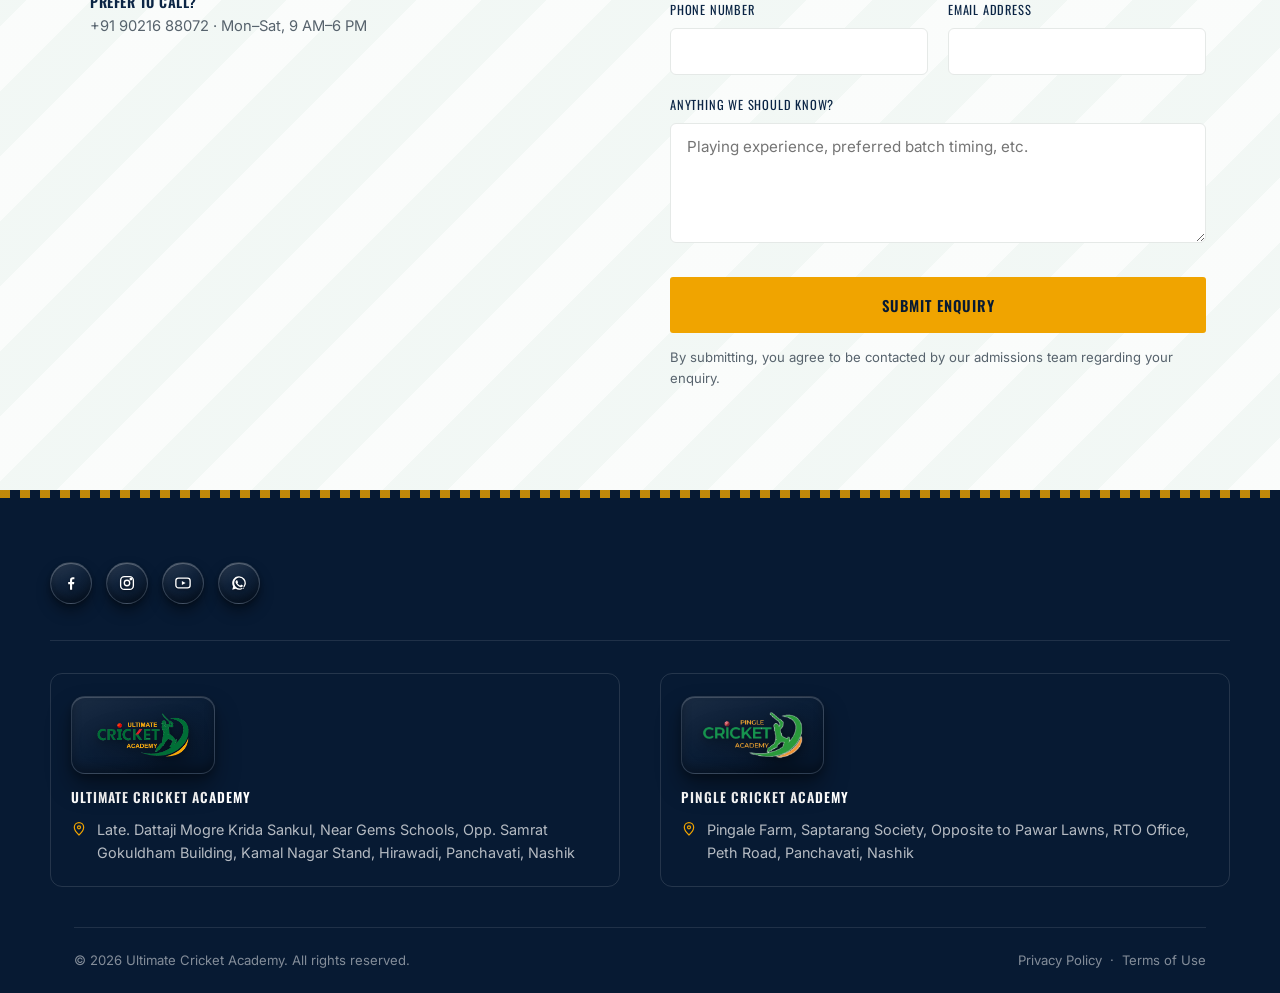
<file: admissions.html>
<!DOCTYPE html>
<html lang="en">
<head>
<meta charset="UTF-8">
<meta name="viewport" content="width=device-width, initial-scale=1.0">
<title>Admissions | Ultimate Cricket Academy</title>
<meta name="description" content="Ultimate Cricket Academy is a premium cricket coaching academy offering structured programs for juniors, youth and adults, led by experienced coaches with world-class facilities.">

<link rel="icon" type="image/png" sizes="32x32" href="assets/favicon-32.png">
<link rel="icon" type="image/png" sizes="64x64" href="assets/favicon-64.png">
<link rel="apple-touch-icon" sizes="180x180" href="assets/favicon-180.png">
<link rel="icon" type="image/png" sizes="512x512" href="assets/favicon-512.png">

<link rel="preconnect" href="https://fonts.googleapis.com">
<link rel="preconnect" href="https://fonts.gstatic.com" crossorigin>
<link href="https://fonts.googleapis.com/css2?family=Oswald:wght@400;500;600;700&family=Inter:wght@400;500;600;700&family=Bebas+Neue&display=swap" rel="stylesheet">

<link rel="stylesheet" href="css/style.css">
<noscript><style>.reveal{opacity:1 !important; transform:none !important;} #loader{display:none !important;}</style></noscript>
</head>
<body>
  <div id="loader" aria-hidden="true">
    <img src="assets/logo-transparent.png" alt="" width="200" height="94">
    <div class="loader-bar"></div>
  </div>

  <div class="nav-scrim"></div>
  <header class="navbar">
    <div class="nav-inner">
      <a href="index.html" class="brand" aria-label="Ultimate Cricket Academy home">
        <img src="assets/logo-transparent.png" alt="Ultimate Cricket Academy logo" width="220" height="103">
      </a>
      <nav aria-label="Primary">
        <ul class="nav-links">
          <li><a href="index.html" class="seam-link">Home</a></li>
          <li><a href="about.html" class="seam-link">About</a></li>
          <li><a href="programs.html" class="seam-link">Programs</a></li>
          <li><a href="coaches.html" class="seam-link">Coaches</a></li>
          <li><a href="facilities.html" class="seam-link">Facilities</a></li>
          <li><a href="gallery.html" class="seam-link">Gallery</a></li>
          <li><a href="admissions.html" class="seam-link active">Admissions</a></li>
          <li><a href="contact.html" class="seam-link">Contact</a></li>
        </ul>
      </nav>
      <div class="nav-cta">
        <a href="https://wa.me/918087288072?text=Hi%2C%20I%27m%20interested%20in%20enrolling%20at%20Ultimate%20Cricket%20Academy" class="btn btn-gold" target="_blank" rel="noopener">Enroll Now</a>
      </div>
      <button class="nav-toggle" aria-label="Toggle menu" aria-expanded="false">
        <span></span><span></span><span></span>
      </button>
    </div>
  </header>
  <section class="page-header">
    <img src="assets/icon-mark.png" alt="" class="page-header-swoosh" aria-hidden="true">
    <div class="container">
      <div class="breadcrumb"><a href="index.html">Home</a> / Admissions</div>
      <span class="eyebrow">Admissions</span>
      <h1>Join The Academy</h1>
      <p>Getting started is simple &mdash; every new player begins with a free trial session before choosing a batch.</p>
    </div>
  </section>

  <section class="section">
    <div class="container">
      <div class="section-head reveal">
        <span class="eyebrow">How It Works</span>
        <h2>Your Path To Enrollment</h2>
      </div>
      <div class="steps">
        <div class="step reveal">
          <div class="step-num"></div>
          <div><h4 style="font-family:var(--font-display); color:var(--navy); text-transform:uppercase; font-size:1.05rem; margin-bottom:6px;">Submit An Enquiry</h4><p>Message us on WhatsApp or call our admissions team with your details.</p></div>
        </div>
        <div class="step reveal reveal-delay-1">
          <div class="step-num"></div>
          <div><h4 style="font-family:var(--font-display); color:var(--navy); text-transform:uppercase; font-size:1.05rem; margin-bottom:6px;">Attend A Free Trial Session</h4><p>Join a live batch session so our coaches can see the player in action, no cost or obligation.</p></div>
        </div>
        <div class="step reveal reveal-delay-2">
          <div class="step-num"></div>
          <div><h4 style="font-family:var(--font-display); color:var(--navy); text-transform:uppercase; font-size:1.05rem; margin-bottom:6px;">Skill Assessment</h4><p>Coaches assess current skill level across batting, bowling and fielding to recommend the right batch.</p></div>
        </div>
        <div class="step reveal reveal-delay-3">
          <div class="step-num"></div>
          <div><h4 style="font-family:var(--font-display); color:var(--navy); text-transform:uppercase; font-size:1.05rem; margin-bottom:6px;">Batch Placement</h4><p>We recommend the program and batch timing that best fits the player's age and level.</p></div>
        </div>
        <div class="step reveal reveal-delay-4">
          <div class="step-num"></div>
          <div><h4 style="font-family:var(--font-display); color:var(--navy); text-transform:uppercase; font-size:1.05rem; margin-bottom:6px;">Enrollment &amp; Kit Briefing</h4><p>Complete enrollment, receive your kit checklist, and start your first full week of training.</p></div>
        </div>
      </div>
    </div>
  </section>

  <section class="section">
    <div class="container">
      <div class="grid grid-2" style="align-items:flex-start; gap:60px;">
        <div class="reveal">
          <span class="eyebrow">Registration</span>
          <h2>Book Your Free Trial</h2>
          <p>Fill in the form and our admissions team will call you within 24 hours to confirm your trial session.</p>
          <div class="contact-tile" style="margin-top:30px;">
            <div class="icon-tile"><svg viewBox="0 0 24 24" fill="none" stroke="currentColor" stroke-width="1.8"><path d="M3.5 4.5h4l2 5-2.3 1.5a11 11 0 0 0 5.3 5.3l1.5-2.3 5 2v4a1.5 1.5 0 0 1-1.6 1.5A17 17 0 0 1 3 6.1 1.5 1.5 0 0 1 4.5 4.5z"/></svg></div>
            <div><h4>Prefer To Call?</h4><p>+91 90216 88072 &middot; Mon&ndash;Sat, 9 AM&ndash;6 PM</p></div>
          </div>
        </div>

        <div class="reveal reveal-delay-1">
          <form data-validate data-whatsapp="919021688072" novalidate>
            <div class="form-success" id="admissionSuccess">Thank you! Your enquiry has been received &mdash; our admissions team will call you within 24 hours to confirm your trial session.</div>
            <div class="form-grid">
              <div class="field">
                <label for="studentName">Student Name</label>
                <input type="text" id="studentName" name="studentName" data-wa-label="Student Name" required>
                <span class="error">Please enter the student's name.</span>
              </div>
              <div class="field">
                <label for="parentName">Parent / Guardian Name</label>
                <input type="text" id="parentName" name="parentName" data-wa-label="Parent/Guardian Name">
              </div>
              <div class="field">
                <label for="age">Student Age</label>
                <input type="number" id="age" name="age" data-wa-label="Student Age" min="4" max="60" required>
                <span class="error">Please enter an age.</span>
              </div>
              <div class="field">
                <label for="program">Program Interested In</label>
                <select id="program" name="program" data-wa-label="Program" required>
                  <option value="">Select a program</option>
                  <option>Mini Cricketers (5&ndash;8)</option>
                  <option>Junior Development (9&ndash;12)</option>
                  <option>Youth Elite (13&ndash;17)</option>
                  <option>High-Performance Elite Squad (18+)</option>
                  <option>Personal Training</option>
                  <option>Summer / Holiday Camp</option>
                </select>
                <span class="error">Please select a program.</span>
              </div>
              <div class="field">
                <label for="phone">Phone Number</label>
                <input type="tel" id="phone" name="phone" data-wa-label="Phone Number" required>
                <span class="error">Please enter a valid phone number.</span>
              </div>
              <div class="field">
                <label for="email">Email Address</label>
                <input type="email" id="email" name="email" data-wa-label="Email" required>
                <span class="error">Please enter a valid email address.</span>
              </div>
              <div class="field full">
                <label for="message">Anything We Should Know?</label>
                <textarea id="message" name="message" data-wa-label="Notes" placeholder="Playing experience, preferred batch timing, etc."></textarea>
              </div>
            </div>
            <button type="submit" class="btn btn-gold btn-block" style="margin-top:26px;">Submit Enquiry</button>
            <p class="form-note">By submitting, you agree to be contacted by our admissions team regarding your enquiry.</p>
          </form>
        </div>
      </div>
    </div>
  </section>
  <footer>
    <div class="footer-stitch" aria-hidden="true"></div>
    <div class="container footer-top">
      <div class="footer-social" aria-label="Social media links" style="margin:0 0 32px;">
        <a href="https://www.facebook.com/bhavik.mankodi" target="_blank" rel="noopener" aria-label="Facebook"><svg viewBox="0 0 24 24" fill="currentColor"><path d="M13.5 21v-7.5H16l.4-3H13.5V8.4c0-.87.24-1.46 1.5-1.46H16.5V4.34C16.24 4.3 15.35 4.23 14.32 4.23c-2.15 0-3.62 1.31-3.62 3.72V10.5H8.25v3H10.7V21h2.8z"/></svg></a>
        <a href="https://www.instagram.com/ultimate_cricket_academy?igsi=dTNucmFyZTFrN2hw" target="_blank" rel="noopener" aria-label="Instagram"><svg viewBox="0 0 24 24" fill="none" stroke="currentColor" stroke-width="1.8"><rect x="3.5" y="3.5" width="17" height="17" rx="5"/><circle cx="12" cy="12" r="3.6"/><circle cx="17.2" cy="6.8" r="1"/></svg></a>
        <a href="https://www.youtube.com/@mankodibhavik9" target="_blank" rel="noopener" aria-label="YouTube"><svg viewBox="0 0 24 24" fill="none" stroke="currentColor" stroke-width="1.8"><rect x="2.5" y="5.5" width="19" height="13" rx="3.5"/><path d="M10.5 9.3l5 2.7-5 2.7z" fill="currentColor" stroke="none"/></svg></a>
        <a href="https://wa.me/918087288072" target="_blank" rel="noopener" aria-label="WhatsApp"><svg viewBox="0 0 24 24" fill="currentColor"><path d="M12 3a9 9 0 0 0-7.8 13.5L3 21l4.65-1.17A9 9 0 1 0 12 3zm0 1.7a7.3 7.3 0 0 1 6.13 11.27l-.2.31.9 3.3-3.38-.86-.3.18A7.3 7.3 0 1 1 12 4.7zm-3.1 3.68c-.16 0-.42.06-.64.31-.22.25-.85.83-.85 2.02s.87 2.35.99 2.51c.12.16 1.7 2.6 4.13 3.64 2.04.87 2.46.7 2.9.65.44-.04 1.42-.58 1.62-1.14.2-.56.2-1.04.14-1.14-.06-.1-.22-.16-.46-.28-.24-.12-1.42-.7-1.64-.78-.22-.08-.38-.12-.54.12-.16.24-.62.78-.76.94-.14.16-.28.18-.52.06-.24-.12-1.02-.38-1.94-1.2-.72-.64-1.2-1.44-1.34-1.68-.14-.24-.02-.37.1-.49.11-.11.24-.28.36-.42.12-.14.16-.24.24-.4.08-.16.04-.3-.02-.42-.06-.12-.54-1.32-.75-1.8-.2-.47-.4-.4-.55-.41z"/></svg></a>
      </div>
      <div class="footer-addresses">
        <div>
          <div class="footer-address-badge"><img src="assets/logo-transparent.png" alt="Ultimate Cricket Academy logo" class="footer-address-logo"></div>
          <h4>Ultimate Cricket Academy</h4>
          <div class="contact-line">
            <svg viewBox="0 0 24 24" fill="none" stroke="currentColor" stroke-width="1.8"><path d="M12 21s7-6.3 7-11.5A7 7 0 0 0 5 9.5C5 14.7 12 21 12 21z"/><circle cx="12" cy="9.5" r="2.3"/></svg>
            <span>Late. Dattaji Mogre Krida Sankul, Near Gems Schools, Opp. Samrat Gokuldham Building, Kamal Nagar Stand, Hirawadi, Panchavati, Nashik</span>
          </div>
        </div>
        <div>
          <div class="footer-address-badge"><img src="assets/pingle-logo-transparent.png" alt="Pingle Cricket Academy logo" class="footer-address-logo"></div>
          <h4>Pingle Cricket Academy</h4>
          <div class="contact-line">
            <svg viewBox="0 0 24 24" fill="none" stroke="currentColor" stroke-width="1.8"><path d="M12 21s7-6.3 7-11.5A7 7 0 0 0 5 9.5C5 14.7 12 21 12 21z"/><circle cx="12" cy="9.5" r="2.3"/></svg>
            <span>Pingale Farm, Saptarang Society, Opposite to Pawar Lawns, RTO Office, Peth Road, Panchavati, Nashik</span>
          </div>
        </div>
      </div>
    </div>
    <div class="container">
      <div class="footer-bottom">
        <span>&copy; <span data-year>2026</span> Ultimate Cricket Academy. All rights reserved.</span>
        <span><a href="#">Privacy Policy</a> &nbsp;&middot;&nbsp; <a href="#">Terms of Use</a></span>
      </div>
    </div>
  </footer>

  <button id="toTop" aria-label="Back to top">
    <svg viewBox="0 0 24 24" fill="none" stroke="currentColor" stroke-width="2.2"><path d="M6 15l6-6 6 6"/></svg>
  </button>

  <script src="js/main.js"></script>
</body>
</html>
</file>
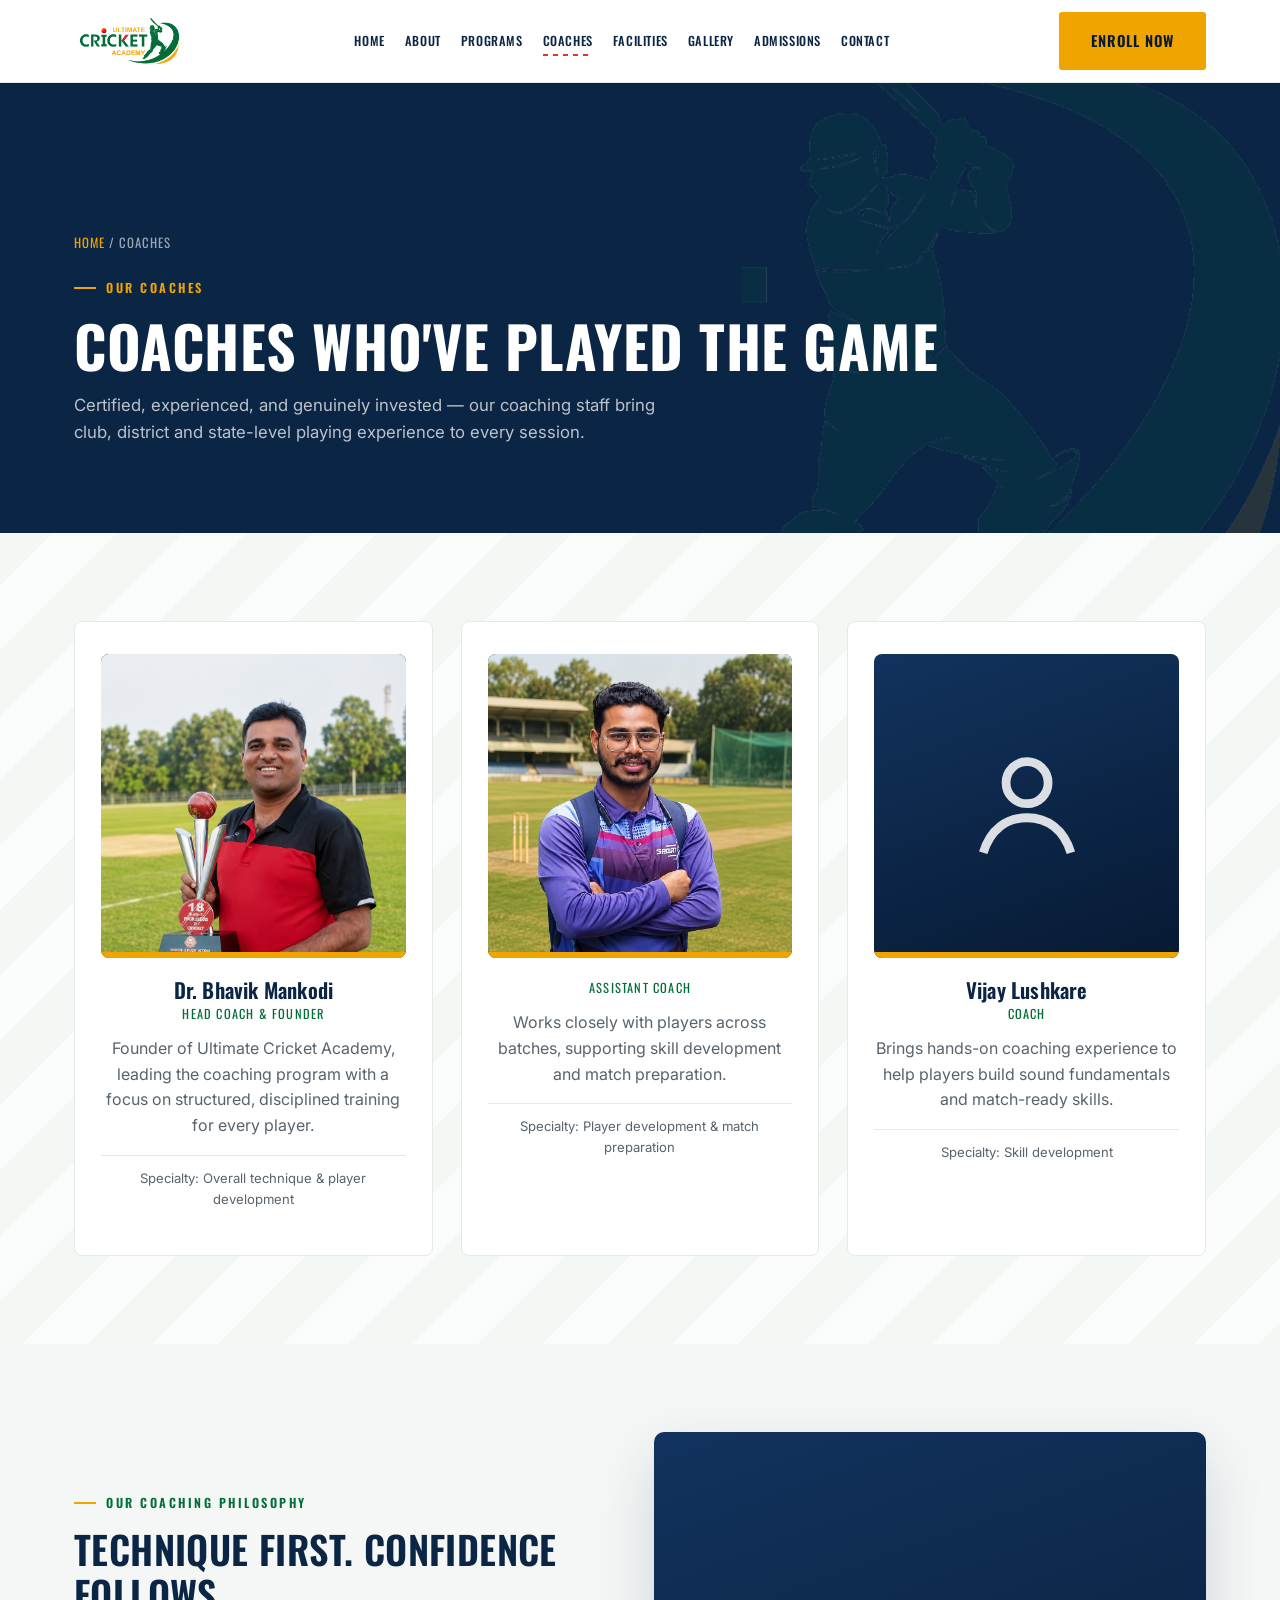
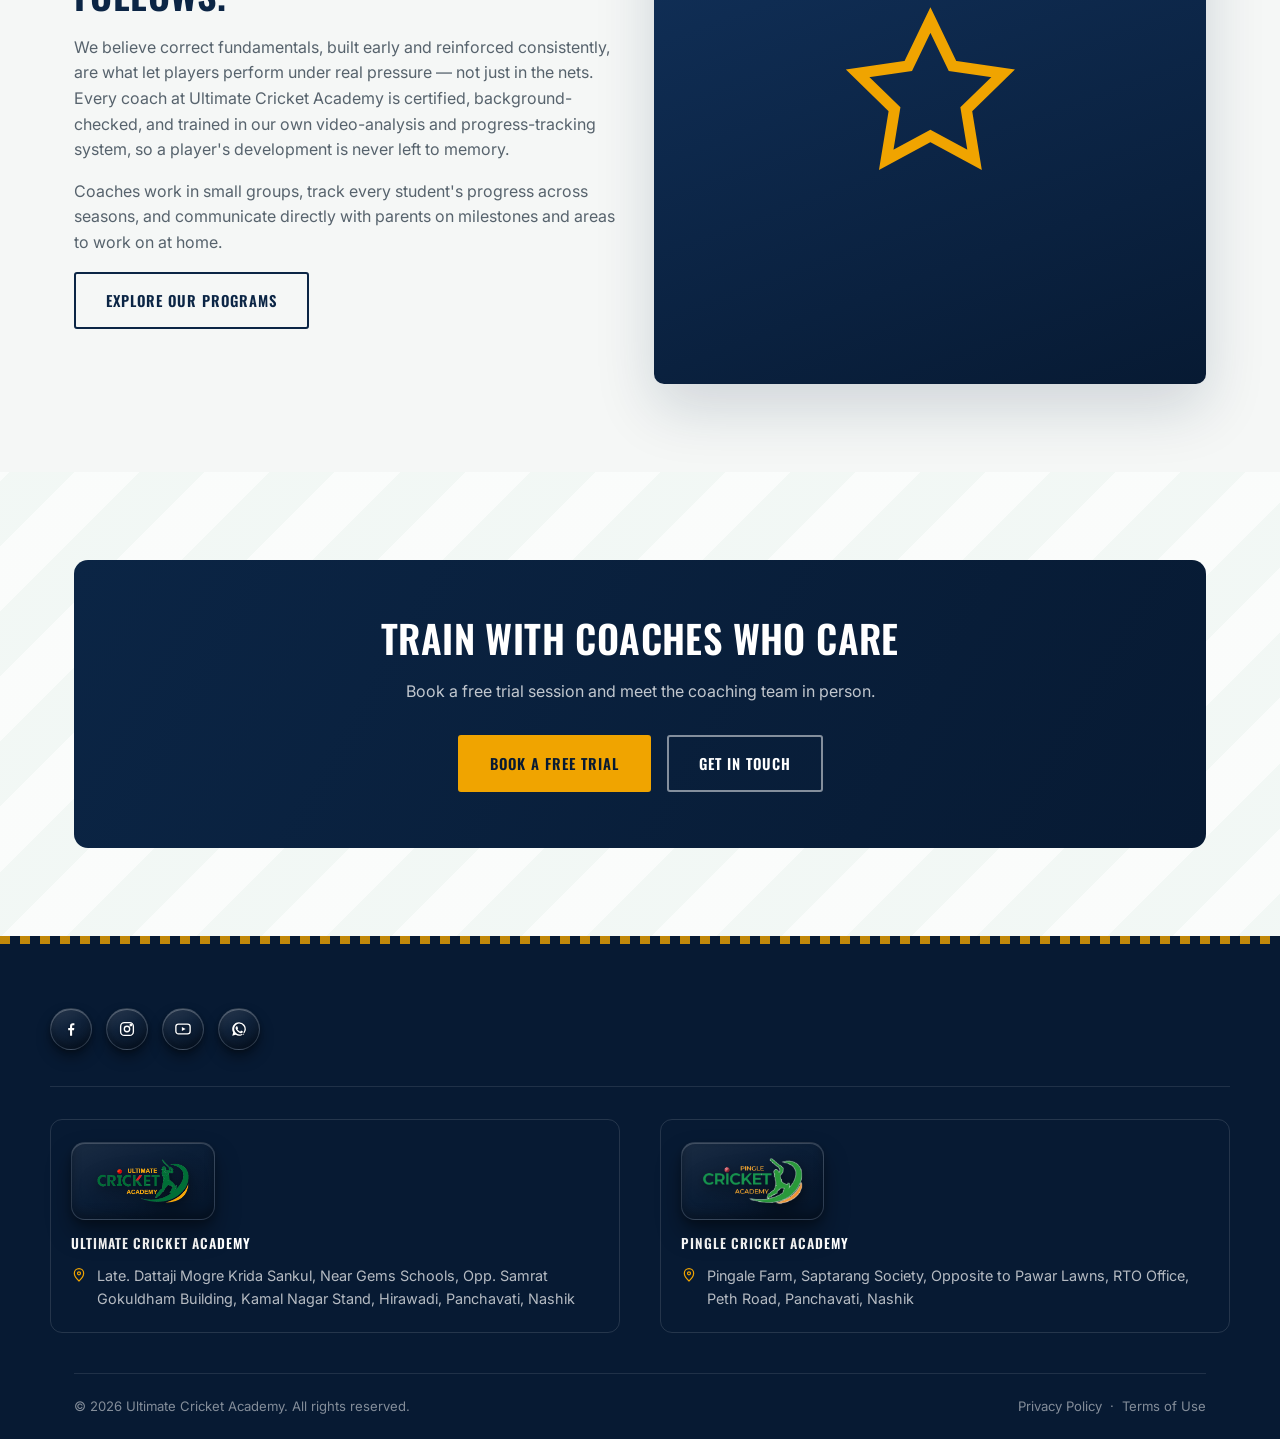
<file: coaches.html>
<!DOCTYPE html>
<html lang="en">
<head>
<meta charset="UTF-8">
<meta name="viewport" content="width=device-width, initial-scale=1.0">
<title>Our Coaches | Ultimate Cricket Academy</title>
<meta name="description" content="Ultimate Cricket Academy is a premium cricket coaching academy offering structured programs for juniors, youth and adults, led by experienced coaches with world-class facilities.">

<link rel="icon" type="image/png" sizes="32x32" href="assets/favicon-32.png">
<link rel="icon" type="image/png" sizes="64x64" href="assets/favicon-64.png">
<link rel="apple-touch-icon" sizes="180x180" href="assets/favicon-180.png">
<link rel="icon" type="image/png" sizes="512x512" href="assets/favicon-512.png">

<link rel="preconnect" href="https://fonts.googleapis.com">
<link rel="preconnect" href="https://fonts.gstatic.com" crossorigin>
<link href="https://fonts.googleapis.com/css2?family=Oswald:wght@400;500;600;700&family=Inter:wght@400;500;600;700&family=Bebas+Neue&display=swap" rel="stylesheet">

<link rel="stylesheet" href="css/style.css">
<noscript><style>.reveal{opacity:1 !important; transform:none !important;} #loader{display:none !important;}</style></noscript>
</head>
<body>
  <div id="loader" aria-hidden="true">
    <img src="assets/logo-transparent.png" alt="" width="200" height="94">
    <div class="loader-bar"></div>
  </div>

  <div class="nav-scrim"></div>
  <header class="navbar">
    <div class="nav-inner">
      <a href="index.html" class="brand" aria-label="Ultimate Cricket Academy home">
        <img src="assets/logo-transparent.png" alt="Ultimate Cricket Academy logo" width="220" height="103">
      </a>
      <nav aria-label="Primary">
        <ul class="nav-links">
          <li><a href="index.html" class="seam-link">Home</a></li>
          <li><a href="about.html" class="seam-link">About</a></li>
          <li><a href="programs.html" class="seam-link">Programs</a></li>
          <li><a href="coaches.html" class="seam-link active">Coaches</a></li>
          <li><a href="facilities.html" class="seam-link">Facilities</a></li>
          <li><a href="gallery.html" class="seam-link">Gallery</a></li>
          <li><a href="admissions.html" class="seam-link">Admissions</a></li>
          <li><a href="contact.html" class="seam-link">Contact</a></li>
        </ul>
      </nav>
      <div class="nav-cta">
        <a href="https://wa.me/918087288072?text=Hi%2C%20I%27m%20interested%20in%20enrolling%20at%20Ultimate%20Cricket%20Academy" class="btn btn-gold" target="_blank" rel="noopener">Enroll Now</a>
      </div>
      <button class="nav-toggle" aria-label="Toggle menu" aria-expanded="false">
        <span></span><span></span><span></span>
      </button>
    </div>
  </header>
  <section class="page-header">
    <img src="assets/icon-mark.png" alt="" class="page-header-swoosh" aria-hidden="true">
    <div class="container">
      <div class="breadcrumb"><a href="index.html">Home</a> / Coaches</div>
      <span class="eyebrow">Our Coaches</span>
      <h1>Coaches Who've Played The Game</h1>
      <p>Certified, experienced, and genuinely invested &mdash; our coaching staff bring club, district and state-level playing experience to every session.</p>
    </div>
  </section>

  <section class="section">
    <div class="container">
      <div class="grid grid-3">

        <div class="coach-card card reveal">
          <div class="avatar"><img src="assets/players/bhavik-mankodi.png" alt="Coach Dr. Bhavik Mankodi" loading="lazy"></div>
          <h3>Dr. Bhavik Mankodi</h3>
          <span class="role">Head Coach &amp; Founder</span>
          <p>Founder of Ultimate Cricket Academy, leading the coaching program with a focus on structured, disciplined training for every player.</p>
          <p class="specialty">Specialty: Overall technique &amp; player development</p>
        </div>

        <div class="coach-card card reveal reveal-delay-1">
          <div class="avatar"><img src="assets/players/yash-gangare.png" alt="Coach Yash Gangare" loading="lazy"></div>
          <span class="role">Assistant Coach</span>
          <p>Works closely with players across batches, supporting skill development and match preparation.</p>
          <p class="specialty">Specialty: Player development &amp; match preparation</p>
        </div>

        <div class="coach-card card reveal reveal-delay-2">
          <div class="avatar"><svg viewBox="0 0 24 24" fill="none" stroke="currentColor" stroke-width="1.5"><circle cx="12" cy="8" r="3.6"/><path d="M4.5 20c1.2-4 4-6 7.5-6s6.3 2 7.5 6"/></svg></div>
          <h3>Vijay Lushkare</h3>
          <span class="role">Coach</span>
          <p>Brings hands-on coaching experience to help players build sound fundamentals and match-ready skills.</p>
          <p class="specialty">Specialty: Skill development</p>
        </div>

      </div>
    </div>
  </section>

  <section class="section section-soft">
    <div class="container">
      <div class="grid grid-2" style="align-items:center;">
        <div class="reveal">
          <span class="eyebrow">Our Coaching Philosophy</span>
          <h2>Technique First. Confidence Follows.</h2>
          <p>We believe correct fundamentals, built early and reinforced consistently, are what let players perform under real pressure &mdash; not just in the nets. Every coach at Ultimate Cricket Academy is certified, background-checked, and trained in our own video-analysis and progress-tracking system, so a player's development is never left to memory.</p>
          <p>Coaches work in small groups, track every student's progress across seasons, and communicate directly with parents on milestones and areas to work on at home.</p>
          <a href="programs.html" class="btn btn-outline-navy">Explore Our Programs</a>
        </div>
        <div class="reveal reveal-delay-1">
          <div class="art-frame" style="aspect-ratio:1/1; border-radius:10px; background:linear-gradient(160deg, var(--navy-tint), var(--navy-dark)); box-shadow:var(--shadow-lg); display:flex; align-items:center; justify-content:center;">
            <svg viewBox="0 0 24 24" width="40%" height="40%" fill="none" stroke="var(--gold)" stroke-width="1.2"><path d="M12 2.5l2.4 5 5.5.8-4 3.9.9 5.5-4.8-2.6-4.8 2.6.9-5.5-4-3.9 5.5-.8z"/></svg>
          </div>
        </div>
      </div>
    </div>
  </section>

  <section class="section">
    <div class="container">
      <div class="cta-banner reveal">
        <h2>Train With Coaches Who Care</h2>
        <p>Book a free trial session and meet the coaching team in person.</p>
        <div class="cta-actions">
          <a href="admissions.html" class="btn btn-gold">Book A Free Trial</a>
          <a href="contact.html" class="btn btn-outline">Get In Touch</a>
        </div>
      </div>
    </div>
  </section>
  <footer>
    <div class="footer-stitch" aria-hidden="true"></div>
    <div class="container footer-top">
      <div class="footer-social" aria-label="Social media links" style="margin:0 0 32px;">
        <a href="https://www.facebook.com/bhavik.mankodi" target="_blank" rel="noopener" aria-label="Facebook"><svg viewBox="0 0 24 24" fill="currentColor"><path d="M13.5 21v-7.5H16l.4-3H13.5V8.4c0-.87.24-1.46 1.5-1.46H16.5V4.34C16.24 4.3 15.35 4.23 14.32 4.23c-2.15 0-3.62 1.31-3.62 3.72V10.5H8.25v3H10.7V21h2.8z"/></svg></a>
        <a href="https://www.instagram.com/ultimate_cricket_academy?igsi=dTNucmFyZTFrN2hw" target="_blank" rel="noopener" aria-label="Instagram"><svg viewBox="0 0 24 24" fill="none" stroke="currentColor" stroke-width="1.8"><rect x="3.5" y="3.5" width="17" height="17" rx="5"/><circle cx="12" cy="12" r="3.6"/><circle cx="17.2" cy="6.8" r="1"/></svg></a>
        <a href="https://www.youtube.com/@mankodibhavik9" target="_blank" rel="noopener" aria-label="YouTube"><svg viewBox="0 0 24 24" fill="none" stroke="currentColor" stroke-width="1.8"><rect x="2.5" y="5.5" width="19" height="13" rx="3.5"/><path d="M10.5 9.3l5 2.7-5 2.7z" fill="currentColor" stroke="none"/></svg></a>
        <a href="https://wa.me/918087288072" target="_blank" rel="noopener" aria-label="WhatsApp"><svg viewBox="0 0 24 24" fill="currentColor"><path d="M12 3a9 9 0 0 0-7.8 13.5L3 21l4.65-1.17A9 9 0 1 0 12 3zm0 1.7a7.3 7.3 0 0 1 6.13 11.27l-.2.31.9 3.3-3.38-.86-.3.18A7.3 7.3 0 1 1 12 4.7zm-3.1 3.68c-.16 0-.42.06-.64.31-.22.25-.85.83-.85 2.02s.87 2.35.99 2.51c.12.16 1.7 2.6 4.13 3.64 2.04.87 2.46.7 2.9.65.44-.04 1.42-.58 1.62-1.14.2-.56.2-1.04.14-1.14-.06-.1-.22-.16-.46-.28-.24-.12-1.42-.7-1.64-.78-.22-.08-.38-.12-.54.12-.16.24-.62.78-.76.94-.14.16-.28.18-.52.06-.24-.12-1.02-.38-1.94-1.2-.72-.64-1.2-1.44-1.34-1.68-.14-.24-.02-.37.1-.49.11-.11.24-.28.36-.42.12-.14.16-.24.24-.4.08-.16.04-.3-.02-.42-.06-.12-.54-1.32-.75-1.8-.2-.47-.4-.4-.55-.41z"/></svg></a>
      </div>
      <div class="footer-addresses">
        <div>
          <div class="footer-address-badge"><img src="assets/logo-transparent.png" alt="Ultimate Cricket Academy logo" class="footer-address-logo"></div>
          <h4>Ultimate Cricket Academy</h4>
          <div class="contact-line">
            <svg viewBox="0 0 24 24" fill="none" stroke="currentColor" stroke-width="1.8"><path d="M12 21s7-6.3 7-11.5A7 7 0 0 0 5 9.5C5 14.7 12 21 12 21z"/><circle cx="12" cy="9.5" r="2.3"/></svg>
            <span>Late. Dattaji Mogre Krida Sankul, Near Gems Schools, Opp. Samrat Gokuldham Building, Kamal Nagar Stand, Hirawadi, Panchavati, Nashik</span>
          </div>
        </div>
        <div>
          <div class="footer-address-badge"><img src="assets/pingle-logo-transparent.png" alt="Pingle Cricket Academy logo" class="footer-address-logo"></div>
          <h4>Pingle Cricket Academy</h4>
          <div class="contact-line">
            <svg viewBox="0 0 24 24" fill="none" stroke="currentColor" stroke-width="1.8"><path d="M12 21s7-6.3 7-11.5A7 7 0 0 0 5 9.5C5 14.7 12 21 12 21z"/><circle cx="12" cy="9.5" r="2.3"/></svg>
            <span>Pingale Farm, Saptarang Society, Opposite to Pawar Lawns, RTO Office, Peth Road, Panchavati, Nashik</span>
          </div>
        </div>
      </div>
    </div>
    <div class="container">
      <div class="footer-bottom">
        <span>&copy; <span data-year>2026</span> Ultimate Cricket Academy. All rights reserved.</span>
        <span><a href="#">Privacy Policy</a> &nbsp;&middot;&nbsp; <a href="#">Terms of Use</a></span>
      </div>
    </div>
  </footer>

  <button id="toTop" aria-label="Back to top">
    <svg viewBox="0 0 24 24" fill="none" stroke="currentColor" stroke-width="2.2"><path d="M6 15l6-6 6 6"/></svg>
  </button>

  <script src="js/main.js"></script>
</body>
</html>
</file>
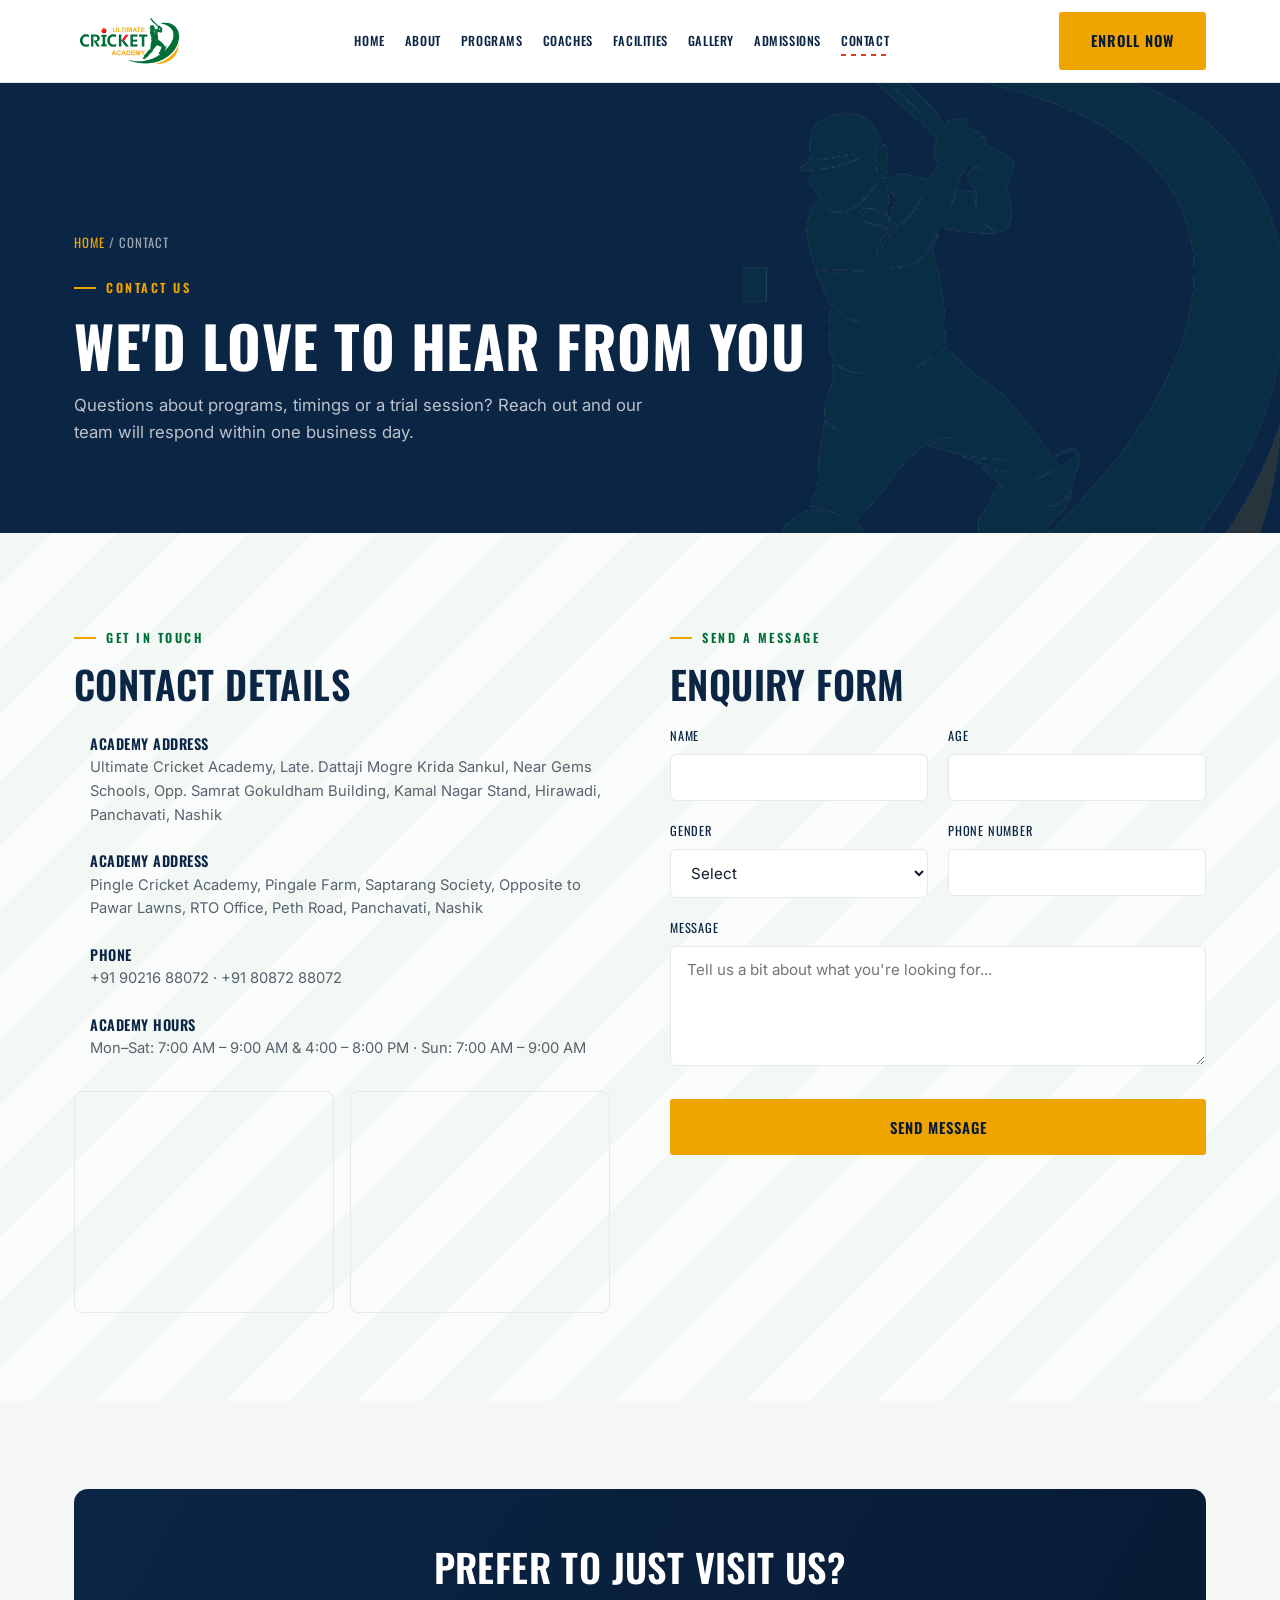
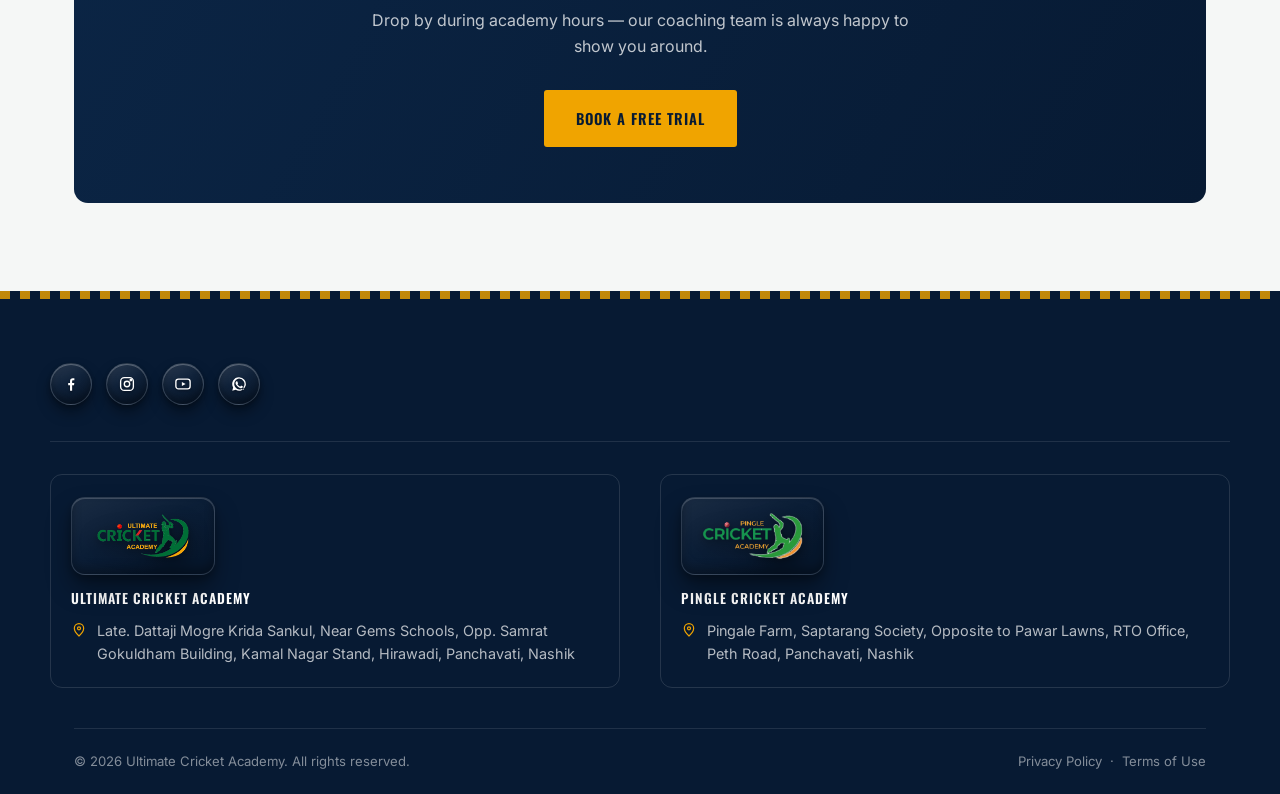
<file: contact.html>
<!DOCTYPE html>
<html lang="en">
<head>
<meta charset="UTF-8">
<meta name="viewport" content="width=device-width, initial-scale=1.0">
<title>Contact Us | Ultimate Cricket Academy</title>
<meta name="description" content="Ultimate Cricket Academy is a premium cricket coaching academy offering structured programs for juniors, youth and adults, led by experienced coaches with world-class facilities.">

<link rel="icon" type="image/png" sizes="32x32" href="assets/favicon-32.png">
<link rel="icon" type="image/png" sizes="64x64" href="assets/favicon-64.png">
<link rel="apple-touch-icon" sizes="180x180" href="assets/favicon-180.png">
<link rel="icon" type="image/png" sizes="512x512" href="assets/favicon-512.png">

<link rel="preconnect" href="https://fonts.googleapis.com">
<link rel="preconnect" href="https://fonts.gstatic.com" crossorigin>
<link href="https://fonts.googleapis.com/css2?family=Oswald:wght@400;500;600;700&family=Inter:wght@400;500;600;700&family=Bebas+Neue&display=swap" rel="stylesheet">

<link rel="stylesheet" href="css/style.css">
<noscript><style>.reveal{opacity:1 !important; transform:none !important;} #loader{display:none !important;}</style></noscript>
</head>
<body>
  <div id="loader" aria-hidden="true">
    <img src="assets/logo-transparent.png" alt="" width="200" height="94">
    <div class="loader-bar"></div>
  </div>

  <div class="nav-scrim"></div>
  <header class="navbar">
    <div class="nav-inner">
      <a href="index.html" class="brand" aria-label="Ultimate Cricket Academy home">
        <img src="assets/logo-transparent.png" alt="Ultimate Cricket Academy logo" width="220" height="103">
      </a>
      <nav aria-label="Primary">
        <ul class="nav-links">
          <li><a href="index.html" class="seam-link">Home</a></li>
          <li><a href="about.html" class="seam-link">About</a></li>
          <li><a href="programs.html" class="seam-link">Programs</a></li>
          <li><a href="coaches.html" class="seam-link">Coaches</a></li>
          <li><a href="facilities.html" class="seam-link">Facilities</a></li>
          <li><a href="gallery.html" class="seam-link">Gallery</a></li>
          <li><a href="admissions.html" class="seam-link">Admissions</a></li>
          <li><a href="contact.html" class="seam-link active">Contact</a></li>
        </ul>
      </nav>
      <div class="nav-cta">
        <a href="https://wa.me/918087288072?text=Hi%2C%20I%27m%20interested%20in%20enrolling%20at%20Ultimate%20Cricket%20Academy" class="btn btn-gold" target="_blank" rel="noopener">Enroll Now</a>
      </div>
      <button class="nav-toggle" aria-label="Toggle menu" aria-expanded="false">
        <span></span><span></span><span></span>
      </button>
    </div>
  </header>
  <section class="page-header">
    <img src="assets/icon-mark.png" alt="" class="page-header-swoosh" aria-hidden="true">
    <div class="container">
      <div class="breadcrumb"><a href="index.html">Home</a> / Contact</div>
      <span class="eyebrow">Contact Us</span>
      <h1>We'd Love To Hear From You</h1>
      <p>Questions about programs, timings or a trial session? Reach out and our team will respond within one business day.</p>
    </div>
  </section>

  <section class="section">
    <div class="container">
      <div class="grid grid-2" style="align-items:flex-start; gap:60px;">

        <div class="reveal">
          <span class="eyebrow">Get In Touch</span>
          <h2>Contact Details</h2>

          <div class="contact-tile" style="margin-top:30px;">
            <div class="icon-tile"><svg viewBox="0 0 24 24" fill="none" stroke="currentColor" stroke-width="1.8"><path d="M12 21s7-6.3 7-11.5A7 7 0 0 0 5 9.5C5 14.7 12 21 12 21z"/><circle cx="12" cy="9.5" r="2.3"/></svg></div>
            <div><h4>Academy Address</h4><p>Ultimate Cricket Academy, Late. Dattaji Mogre Krida Sankul, Near Gems Schools, Opp. Samrat Gokuldham Building, Kamal Nagar Stand, Hirawadi, Panchavati, Nashik</p></div>
          </div>

          <div class="contact-tile">
            <div class="icon-tile"><svg viewBox="0 0 24 24" fill="none" stroke="currentColor" stroke-width="1.8"><path d="M12 21s7-6.3 7-11.5A7 7 0 0 0 5 9.5C5 14.7 12 21 12 21z"/><circle cx="12" cy="9.5" r="2.3"/></svg></div>
            <div><h4>Academy Address</h4><p>Pingle Cricket Academy, Pingale Farm, Saptarang Society, Opposite to Pawar Lawns, RTO Office, Peth Road, Panchavati, Nashik</p></div>
          </div>

          <div class="contact-tile">
            <div class="icon-tile"><svg viewBox="0 0 24 24" fill="none" stroke="currentColor" stroke-width="1.8"><path d="M3.5 4.5h4l2 5-2.3 1.5a11 11 0 0 0 5.3 5.3l1.5-2.3 5 2v4a1.5 1.5 0 0 1-1.6 1.5A17 17 0 0 1 3 6.1 1.5 1.5 0 0 1 4.5 4.5z"/></svg></div>
            <div><h4>Phone</h4><p>+91 90216 88072 &middot; +91 80872 88072</p></div>
          </div>

          <div class="contact-tile">
            <div class="icon-tile"><svg viewBox="0 0 24 24" fill="none" stroke="currentColor" stroke-width="1.8"><circle cx="12" cy="12" r="9"/><path d="M12 7v5l3 3"/></svg></div>
            <div><h4>Academy Hours</h4><p>Mon&ndash;Sat: 7:00 AM &ndash; 9:00 AM &amp; 4:00 &ndash; 8:00 PM &middot; Sun: 7:00 AM &ndash; 9:00 AM</p></div>
          </div>

          <div class="map-frame-row">
            <div class="map-frame reveal">
              <iframe src="https://maps.google.com/maps?q=Hirawadi%2C%20Panchavati%2C%20Nashik&t=&z=13&ie=UTF8&iwloc=&output=embed" title="Map to Ultimate Cricket Academy" loading="lazy"></iframe>
            </div>
            <div class="map-frame reveal">
              <iframe src="https://maps.google.com/maps?q=Pingle+Cricket+Academy,+Peth+Road,+Panchavati,+Nashik&ll=20.0374366,73.7938511&t=&z=16&ie=UTF8&iwloc=&output=embed" title="Map to Pingle Cricket Academy" loading="lazy"></iframe>
            </div>
          </div>
        </div>

        <div class="reveal reveal-delay-1">
          <span class="eyebrow">Send A Message</span>
          <h2>Enquiry Form</h2>
          <form data-validate data-whatsapp="919021688072" novalidate style="margin-top:20px;">
            <div class="form-success" id="contactSuccess">Thank you for reaching out! We've received your message and will respond within one business day.</div>
            <div class="form-grid">
              <div class="field">
                <label for="cName">Name</label>
                <input type="text" id="cName" name="cName" data-wa-label="Name" required>
                <span class="error">Please enter your name.</span>
              </div>
              <div class="field">
                <label for="cAge">Age</label>
                <input type="number" id="cAge" name="cAge" data-wa-label="Age" min="1" max="120" required>
                <span class="error">Please enter a valid age.</span>
              </div>
              <div class="field">
                <label for="cGender">Gender</label>
                <select id="cGender" name="cGender" data-wa-label="Gender" required>
                  <option value="">Select</option>
                  <option>Male</option>
                  <option>Female</option>
                  <option>Other</option>
                </select>
                <span class="error">Please select a gender.</span>
              </div>
              <div class="field">
                <label for="cPhone">Phone Number</label>
                <input type="tel" id="cPhone" name="cPhone" data-wa-label="Phone Number" required>
                <span class="error">Please enter a valid phone number.</span>
              </div>
              <div class="field full">
                <label for="cMessage">Message</label>
                <textarea id="cMessage" name="cMessage" data-wa-label="Message" required placeholder="Tell us a bit about what you're looking for..."></textarea>
                <span class="error">Please enter a message.</span>
              </div>
            </div>
            <button type="submit" class="btn btn-gold btn-block" style="margin-top:26px;">Send Message</button>
          </form>
        </div>

      </div>
    </div>
  </section>

  <section class="section section-soft">
    <div class="container">
      <div class="cta-banner reveal">
        <h2>Prefer To Just Visit Us?</h2>
        <p>Drop by during academy hours &mdash; our coaching team is always happy to show you around.</p>
        <div class="cta-actions">
          <a href="admissions.html" class="btn btn-gold">Book A Free Trial</a>
        </div>
      </div>
    </div>
  </section>
  <footer>
    <div class="footer-stitch" aria-hidden="true"></div>
    <div class="container footer-top">
      <div class="footer-social" aria-label="Social media links" style="margin:0 0 32px;">
        <a href="https://www.facebook.com/bhavik.mankodi" target="_blank" rel="noopener" aria-label="Facebook"><svg viewBox="0 0 24 24" fill="currentColor"><path d="M13.5 21v-7.5H16l.4-3H13.5V8.4c0-.87.24-1.46 1.5-1.46H16.5V4.34C16.24 4.3 15.35 4.23 14.32 4.23c-2.15 0-3.62 1.31-3.62 3.72V10.5H8.25v3H10.7V21h2.8z"/></svg></a>
        <a href="https://www.instagram.com/ultimate_cricket_academy?igsi=dTNucmFyZTFrN2hw" target="_blank" rel="noopener" aria-label="Instagram"><svg viewBox="0 0 24 24" fill="none" stroke="currentColor" stroke-width="1.8"><rect x="3.5" y="3.5" width="17" height="17" rx="5"/><circle cx="12" cy="12" r="3.6"/><circle cx="17.2" cy="6.8" r="1"/></svg></a>
        <a href="https://www.youtube.com/@mankodibhavik9" target="_blank" rel="noopener" aria-label="YouTube"><svg viewBox="0 0 24 24" fill="none" stroke="currentColor" stroke-width="1.8"><rect x="2.5" y="5.5" width="19" height="13" rx="3.5"/><path d="M10.5 9.3l5 2.7-5 2.7z" fill="currentColor" stroke="none"/></svg></a>
        <a href="https://wa.me/918087288072" target="_blank" rel="noopener" aria-label="WhatsApp"><svg viewBox="0 0 24 24" fill="currentColor"><path d="M12 3a9 9 0 0 0-7.8 13.5L3 21l4.65-1.17A9 9 0 1 0 12 3zm0 1.7a7.3 7.3 0 0 1 6.13 11.27l-.2.31.9 3.3-3.38-.86-.3.18A7.3 7.3 0 1 1 12 4.7zm-3.1 3.68c-.16 0-.42.06-.64.31-.22.25-.85.83-.85 2.02s.87 2.35.99 2.51c.12.16 1.7 2.6 4.13 3.64 2.04.87 2.46.7 2.9.65.44-.04 1.42-.58 1.62-1.14.2-.56.2-1.04.14-1.14-.06-.1-.22-.16-.46-.28-.24-.12-1.42-.7-1.64-.78-.22-.08-.38-.12-.54.12-.16.24-.62.78-.76.94-.14.16-.28.18-.52.06-.24-.12-1.02-.38-1.94-1.2-.72-.64-1.2-1.44-1.34-1.68-.14-.24-.02-.37.1-.49.11-.11.24-.28.36-.42.12-.14.16-.24.24-.4.08-.16.04-.3-.02-.42-.06-.12-.54-1.32-.75-1.8-.2-.47-.4-.4-.55-.41z"/></svg></a>
      </div>
      <div class="footer-addresses">
        <div>
          <div class="footer-address-badge"><img src="assets/logo-transparent.png" alt="Ultimate Cricket Academy logo" class="footer-address-logo"></div>
          <h4>Ultimate Cricket Academy</h4>
          <div class="contact-line">
            <svg viewBox="0 0 24 24" fill="none" stroke="currentColor" stroke-width="1.8"><path d="M12 21s7-6.3 7-11.5A7 7 0 0 0 5 9.5C5 14.7 12 21 12 21z"/><circle cx="12" cy="9.5" r="2.3"/></svg>
            <span>Late. Dattaji Mogre Krida Sankul, Near Gems Schools, Opp. Samrat Gokuldham Building, Kamal Nagar Stand, Hirawadi, Panchavati, Nashik</span>
          </div>
        </div>
        <div>
          <div class="footer-address-badge"><img src="assets/pingle-logo-transparent.png" alt="Pingle Cricket Academy logo" class="footer-address-logo"></div>
          <h4>Pingle Cricket Academy</h4>
          <div class="contact-line">
            <svg viewBox="0 0 24 24" fill="none" stroke="currentColor" stroke-width="1.8"><path d="M12 21s7-6.3 7-11.5A7 7 0 0 0 5 9.5C5 14.7 12 21 12 21z"/><circle cx="12" cy="9.5" r="2.3"/></svg>
            <span>Pingale Farm, Saptarang Society, Opposite to Pawar Lawns, RTO Office, Peth Road, Panchavati, Nashik</span>
          </div>
        </div>
      </div>
    </div>
    <div class="container">
      <div class="footer-bottom">
        <span>&copy; <span data-year>2026</span> Ultimate Cricket Academy. All rights reserved.</span>
        <span><a href="#">Privacy Policy</a> &nbsp;&middot;&nbsp; <a href="#">Terms of Use</a></span>
      </div>
    </div>
  </footer>

  <button id="toTop" aria-label="Back to top">
    <svg viewBox="0 0 24 24" fill="none" stroke="currentColor" stroke-width="2.2"><path d="M6 15l6-6 6 6"/></svg>
  </button>

  <script src="js/main.js"></script>
</body>
</html>
</file>
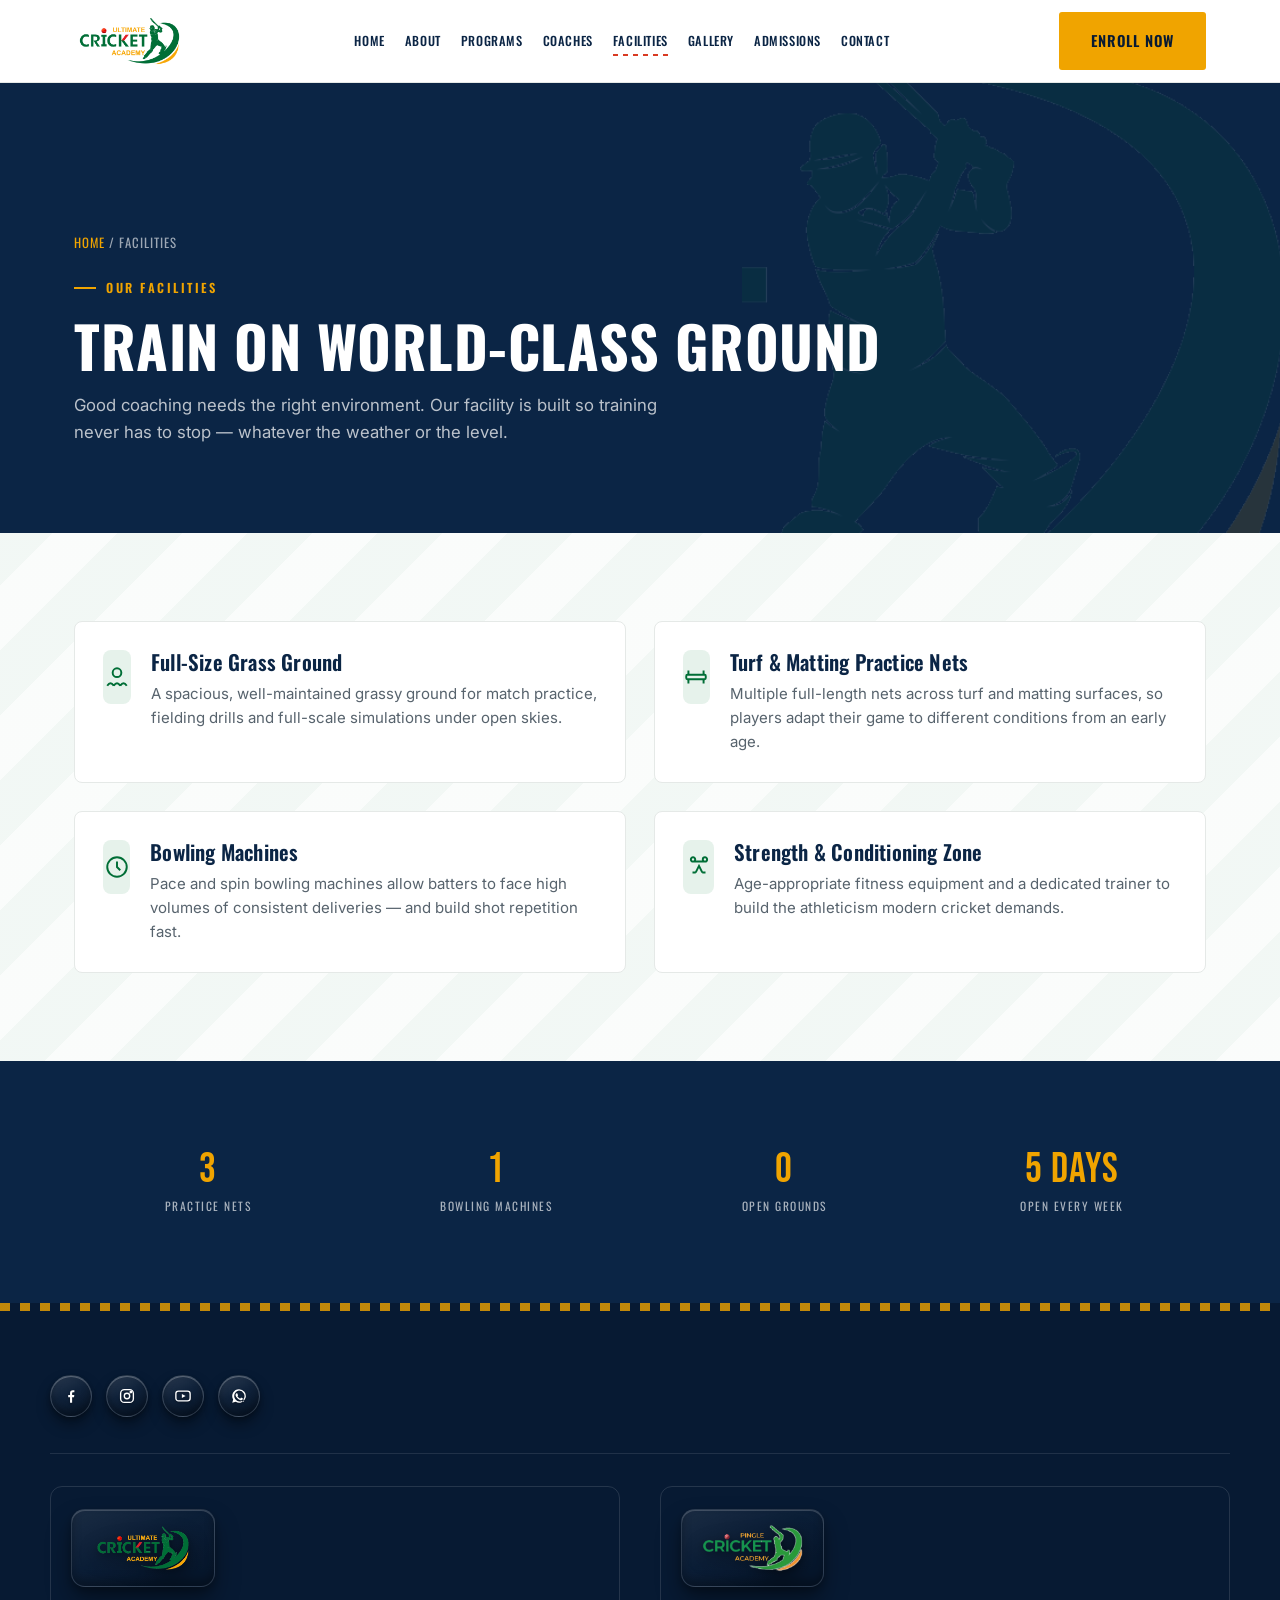
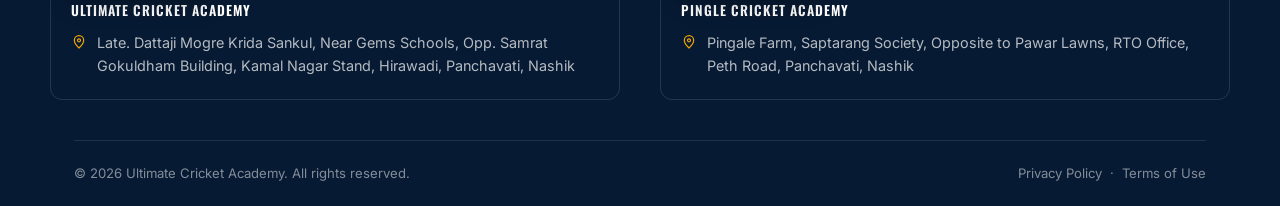
<file: facilities.html>
<!DOCTYPE html>
<html lang="en">
<head>
<meta charset="UTF-8">
<meta name="viewport" content="width=device-width, initial-scale=1.0">
<title>Facilities | Ultimate Cricket Academy</title>
<meta name="description" content="Ultimate Cricket Academy is a premium cricket coaching academy offering structured programs for juniors, youth and adults, led by experienced coaches with world-class facilities.">

<link rel="icon" type="image/png" sizes="32x32" href="assets/favicon-32.png">
<link rel="icon" type="image/png" sizes="64x64" href="assets/favicon-64.png">
<link rel="apple-touch-icon" sizes="180x180" href="assets/favicon-180.png">
<link rel="icon" type="image/png" sizes="512x512" href="assets/favicon-512.png">

<link rel="preconnect" href="https://fonts.googleapis.com">
<link rel="preconnect" href="https://fonts.gstatic.com" crossorigin>
<link href="https://fonts.googleapis.com/css2?family=Oswald:wght@400;500;600;700&family=Inter:wght@400;500;600;700&family=Bebas+Neue&display=swap" rel="stylesheet">

<link rel="stylesheet" href="css/style.css">
<noscript><style>.reveal{opacity:1 !important; transform:none !important;} #loader{display:none !important;}</style></noscript>
</head>
<body>
  <div id="loader" aria-hidden="true">
    <img src="assets/logo-transparent.png" alt="" width="200" height="94">
    <div class="loader-bar"></div>
  </div>

  <div class="nav-scrim"></div>
  <header class="navbar">
    <div class="nav-inner">
      <a href="index.html" class="brand" aria-label="Ultimate Cricket Academy home">
        <img src="assets/logo-transparent.png" alt="Ultimate Cricket Academy logo" width="220" height="103">
      </a>
      <nav aria-label="Primary">
        <ul class="nav-links">
          <li><a href="index.html" class="seam-link">Home</a></li>
          <li><a href="about.html" class="seam-link">About</a></li>
          <li><a href="programs.html" class="seam-link">Programs</a></li>
          <li><a href="coaches.html" class="seam-link">Coaches</a></li>
          <li><a href="facilities.html" class="seam-link active">Facilities</a></li>
          <li><a href="gallery.html" class="seam-link">Gallery</a></li>
          <li><a href="admissions.html" class="seam-link">Admissions</a></li>
          <li><a href="contact.html" class="seam-link">Contact</a></li>
        </ul>
      </nav>
      <div class="nav-cta">
        <a href="https://wa.me/918087288072?text=Hi%2C%20I%27m%20interested%20in%20enrolling%20at%20Ultimate%20Cricket%20Academy" class="btn btn-gold" target="_blank" rel="noopener">Enroll Now</a>
      </div>
      <button class="nav-toggle" aria-label="Toggle menu" aria-expanded="false">
        <span></span><span></span><span></span>
      </button>
    </div>
  </header>
  <section class="page-header">
    <img src="assets/icon-mark.png" alt="" class="page-header-swoosh" aria-hidden="true">
    <div class="container">
      <div class="breadcrumb"><a href="index.html">Home</a> / Facilities</div>
      <span class="eyebrow">Our Facilities</span>
      <h1>Train On World-Class Ground</h1>
      <p>Good coaching needs the right environment. Our facility is built so training never has to stop &mdash; whatever the weather or the level.</p>
    </div>
  </section>

  <section class="section">
    <div class="container">
      <div class="grid grid-2">

        <div class="card facility-card reveal">
          <div class="icon-tile"><svg viewBox="0 0 24 24" fill="none" stroke="currentColor" stroke-width="1.8"><path d="M3 20c2-3 4-3 6 0M9 20c2-3 4-3 6 0M15 20c2-3 4-3 6 0"/><circle cx="12" cy="8" r="4"/></svg></div>
          <div class="content">
            <h3>Full-Size Grass Ground</h3>
            <p>A spacious, well-maintained grassy ground for match practice, fielding drills and full-scale simulations under open skies.</p>
          </div>
        </div>

        <div class="card facility-card reveal">
          <div class="icon-tile"><svg viewBox="0 0 24 24" fill="none" stroke="currentColor" stroke-width="1.8"><rect x="3" y="10" width="18" height="4" rx="1"/><path d="M5 10V6M19 10V6M5 14v4M19 14v4"/></svg></div>
          <div class="content">
            <h3>Turf &amp; Matting Practice Nets</h3>
            <p>Multiple full-length nets across turf and matting surfaces, so players adapt their game to different conditions from an early age.</p>
          </div>
        </div>

        <div class="card facility-card reveal reveal-delay-1">
          <div class="icon-tile"><svg viewBox="0 0 24 24" fill="none" stroke="currentColor" stroke-width="1.8"><circle cx="12" cy="12" r="9"/><path d="M12 7v5l3 3"/></svg></div>
          <div class="content">
            <h3>Bowling Machines</h3>
            <p>Pace and spin bowling machines allow batters to face high volumes of consistent deliveries &mdash; and build shot repetition fast.</p>
          </div>
        </div>

        <div class="card facility-card reveal reveal-delay-1">
          <div class="icon-tile"><svg viewBox="0 0 24 24" fill="none" stroke="currentColor" stroke-width="1.8"><path d="M6.5 7h11M6.5 7a2 2 0 100-4 2 2 0 000 4zM17.5 7a2 2 0 100-4 2 2 0 000 4zM9 17l3-6 3 6M9 17H6M15 17h3"/></svg></div>
          <div class="content">
            <h3>Strength &amp; Conditioning Zone</h3>
            <p>Age-appropriate fitness equipment and a dedicated trainer to build the athleticism modern cricket demands.</p>
          </div>
        </div>

      </div>
    </div>
  </section>

  <section class="section section-navy">
    <div class="container">
      <div class="scoreboard-inner" style="padding:0;">
        <div class="stat"><div class="num" data-count="5">0</div><div class="label">Practice Nets</div></div>
        <div class="stat"><div class="num" data-count="2">0</div><div class="label">Bowling Machines</div></div>
        <div class="stat"><div class="num" data-count="1">0</div><div class="label">Open Grounds</div></div>
        <div class="stat"><div class="num" data-count="7" data-suffix=" days">0</div><div class="label">Open Every Week</div></div>
      </div>
    </div>
  </section>
  <footer>
    <div class="footer-stitch" aria-hidden="true"></div>
    <div class="container footer-top">
      <div class="footer-social" aria-label="Social media links" style="margin:0 0 32px;">
        <a href="https://www.facebook.com/bhavik.mankodi" target="_blank" rel="noopener" aria-label="Facebook"><svg viewBox="0 0 24 24" fill="currentColor"><path d="M13.5 21v-7.5H16l.4-3H13.5V8.4c0-.87.24-1.46 1.5-1.46H16.5V4.34C16.24 4.3 15.35 4.23 14.32 4.23c-2.15 0-3.62 1.31-3.62 3.72V10.5H8.25v3H10.7V21h2.8z"/></svg></a>
        <a href="https://www.instagram.com/ultimate_cricket_academy?igsi=dTNucmFyZTFrN2hw" target="_blank" rel="noopener" aria-label="Instagram"><svg viewBox="0 0 24 24" fill="none" stroke="currentColor" stroke-width="1.8"><rect x="3.5" y="3.5" width="17" height="17" rx="5"/><circle cx="12" cy="12" r="3.6"/><circle cx="17.2" cy="6.8" r="1"/></svg></a>
        <a href="https://www.youtube.com/@mankodibhavik9" target="_blank" rel="noopener" aria-label="YouTube"><svg viewBox="0 0 24 24" fill="none" stroke="currentColor" stroke-width="1.8"><rect x="2.5" y="5.5" width="19" height="13" rx="3.5"/><path d="M10.5 9.3l5 2.7-5 2.7z" fill="currentColor" stroke="none"/></svg></a>
        <a href="https://wa.me/918087288072" target="_blank" rel="noopener" aria-label="WhatsApp"><svg viewBox="0 0 24 24" fill="currentColor"><path d="M12 3a9 9 0 0 0-7.8 13.5L3 21l4.65-1.17A9 9 0 1 0 12 3zm0 1.7a7.3 7.3 0 0 1 6.13 11.27l-.2.31.9 3.3-3.38-.86-.3.18A7.3 7.3 0 1 1 12 4.7zm-3.1 3.68c-.16 0-.42.06-.64.31-.22.25-.85.83-.85 2.02s.87 2.35.99 2.51c.12.16 1.7 2.6 4.13 3.64 2.04.87 2.46.7 2.9.65.44-.04 1.42-.58 1.62-1.14.2-.56.2-1.04.14-1.14-.06-.1-.22-.16-.46-.28-.24-.12-1.42-.7-1.64-.78-.22-.08-.38-.12-.54.12-.16.24-.62.78-.76.94-.14.16-.28.18-.52.06-.24-.12-1.02-.38-1.94-1.2-.72-.64-1.2-1.44-1.34-1.68-.14-.24-.02-.37.1-.49.11-.11.24-.28.36-.42.12-.14.16-.24.24-.4.08-.16.04-.3-.02-.42-.06-.12-.54-1.32-.75-1.8-.2-.47-.4-.4-.55-.41z"/></svg></a>
      </div>
      <div class="footer-addresses">
        <div>
          <div class="footer-address-badge"><img src="assets/logo-transparent.png" alt="Ultimate Cricket Academy logo" class="footer-address-logo"></div>
          <h4>Ultimate Cricket Academy</h4>
          <div class="contact-line">
            <svg viewBox="0 0 24 24" fill="none" stroke="currentColor" stroke-width="1.8"><path d="M12 21s7-6.3 7-11.5A7 7 0 0 0 5 9.5C5 14.7 12 21 12 21z"/><circle cx="12" cy="9.5" r="2.3"/></svg>
            <span>Late. Dattaji Mogre Krida Sankul, Near Gems Schools, Opp. Samrat Gokuldham Building, Kamal Nagar Stand, Hirawadi, Panchavati, Nashik</span>
          </div>
        </div>
        <div>
          <div class="footer-address-badge"><img src="assets/pingle-logo-transparent.png" alt="Pingle Cricket Academy logo" class="footer-address-logo"></div>
          <h4>Pingle Cricket Academy</h4>
          <div class="contact-line">
            <svg viewBox="0 0 24 24" fill="none" stroke="currentColor" stroke-width="1.8"><path d="M12 21s7-6.3 7-11.5A7 7 0 0 0 5 9.5C5 14.7 12 21 12 21z"/><circle cx="12" cy="9.5" r="2.3"/></svg>
            <span>Pingale Farm, Saptarang Society, Opposite to Pawar Lawns, RTO Office, Peth Road, Panchavati, Nashik</span>
          </div>
        </div>
      </div>
    </div>
    <div class="container">
      <div class="footer-bottom">
        <span>&copy; <span data-year>2026</span> Ultimate Cricket Academy. All rights reserved.</span>
        <span><a href="#">Privacy Policy</a> &nbsp;&middot;&nbsp; <a href="#">Terms of Use</a></span>
      </div>
    </div>
  </footer>

  <button id="toTop" aria-label="Back to top">
    <svg viewBox="0 0 24 24" fill="none" stroke="currentColor" stroke-width="2.2"><path d="M6 15l6-6 6 6"/></svg>
  </button>

  <script src="js/main.js"></script>
</body>
</html>
</file>
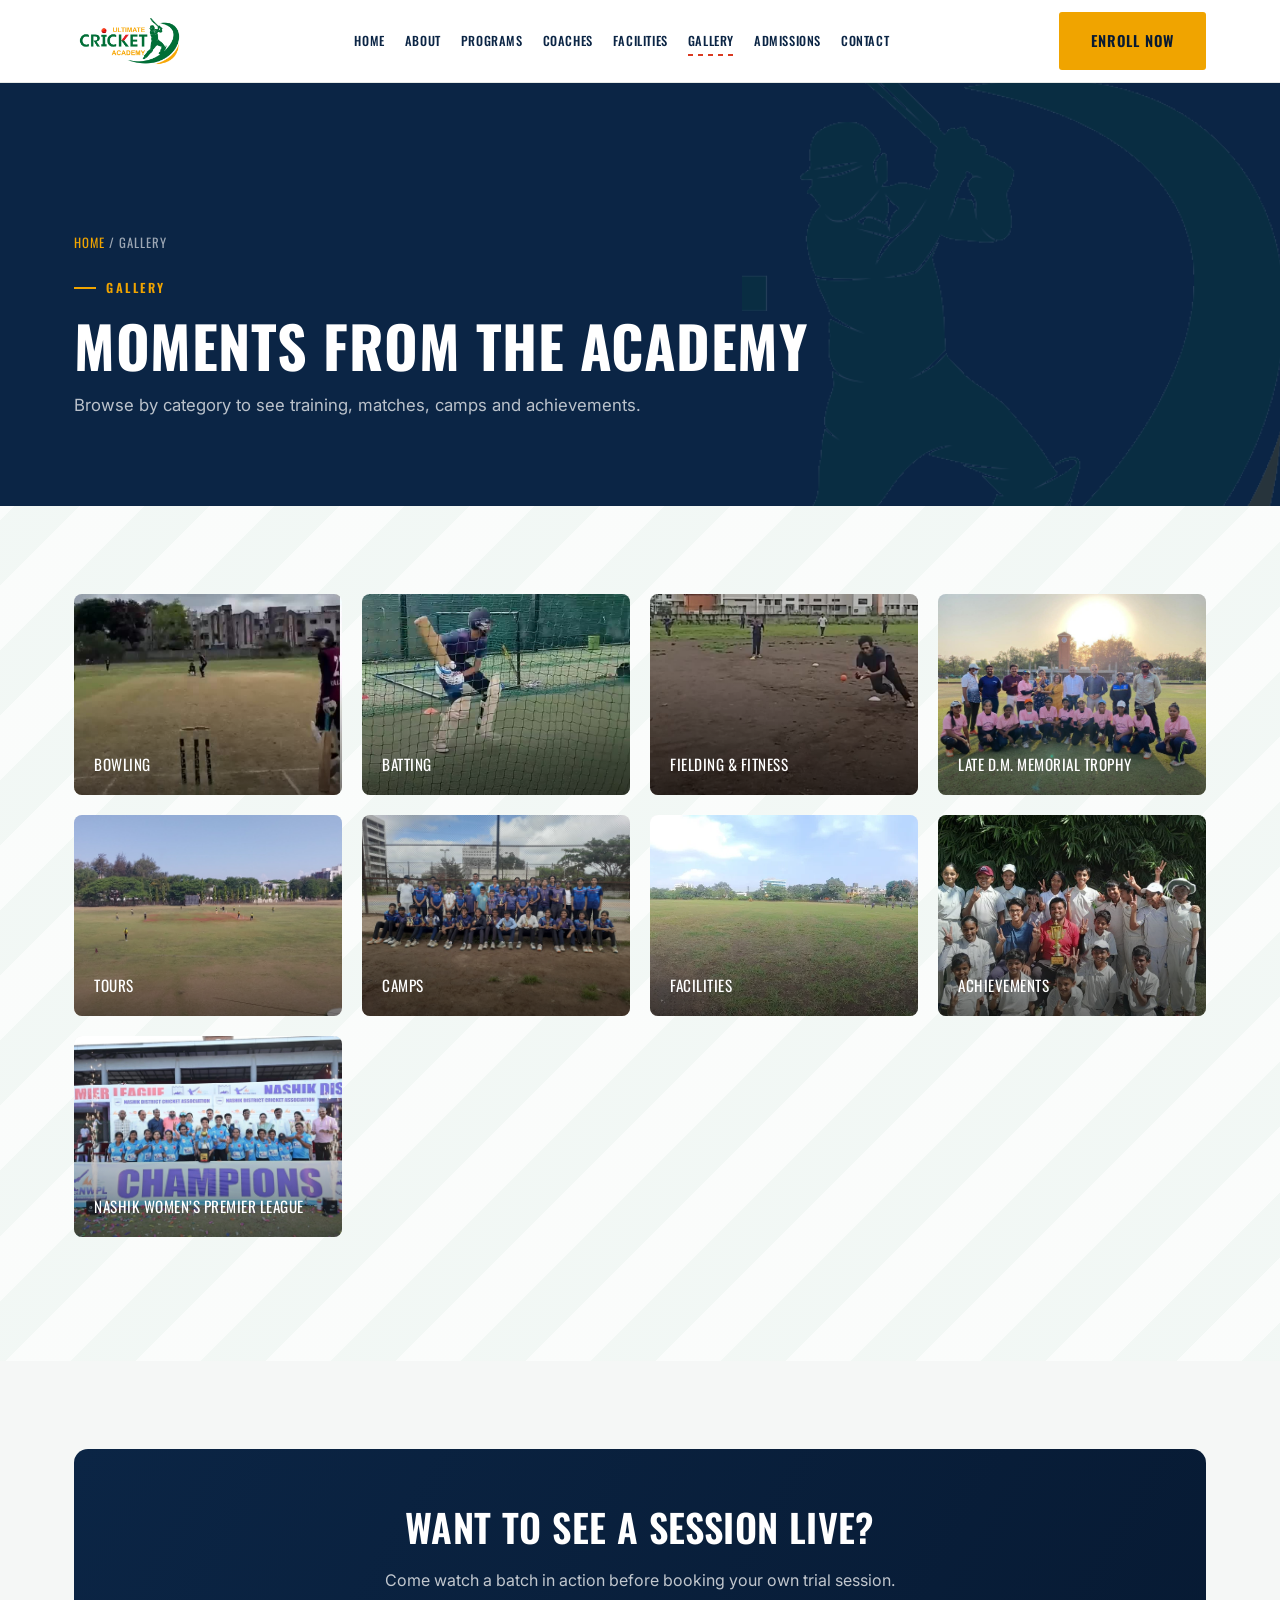
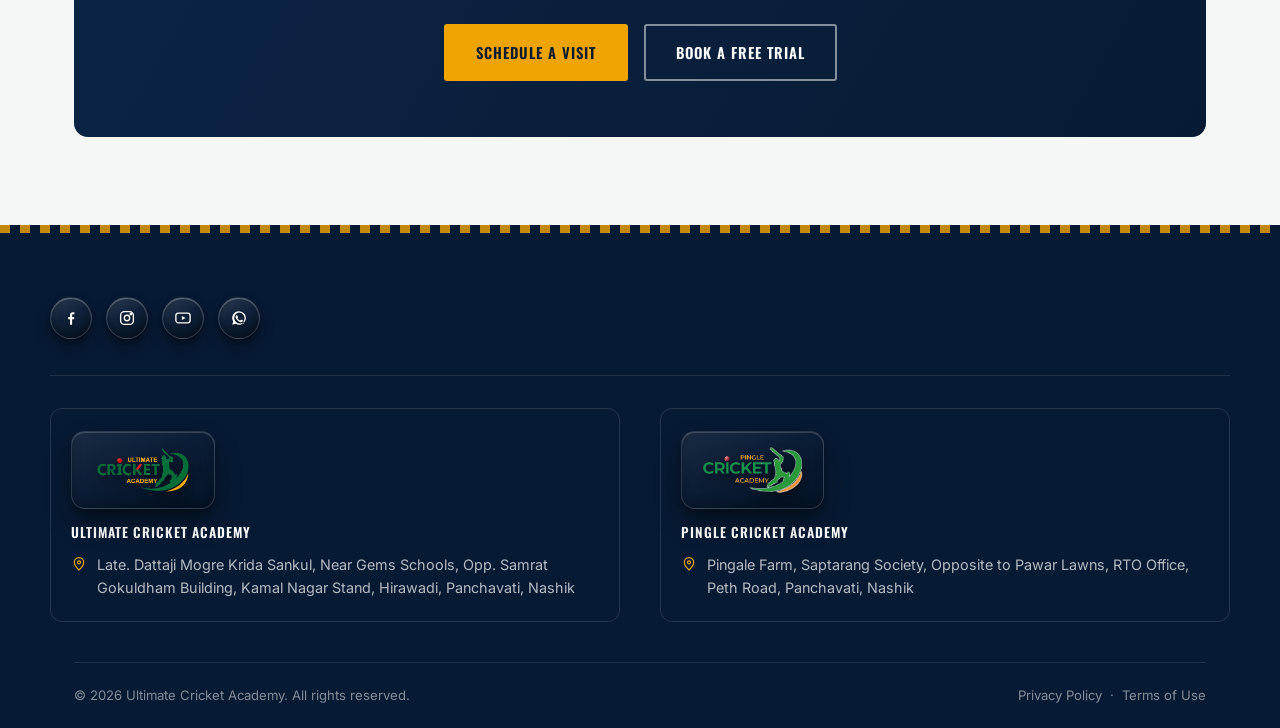
<file: gallery.html>
<!DOCTYPE html>
<html lang="en">
<head>
<meta charset="UTF-8">
<meta name="viewport" content="width=device-width, initial-scale=1.0">
<title>Gallery | Ultimate Cricket Academy</title>
<meta name="description" content="Ultimate Cricket Academy is a premium cricket coaching academy offering structured programs for juniors, youth and adults, led by experienced coaches with world-class facilities.">

<link rel="icon" type="image/png" sizes="32x32" href="assets/favicon-32.png">
<link rel="icon" type="image/png" sizes="64x64" href="assets/favicon-64.png">
<link rel="apple-touch-icon" sizes="180x180" href="assets/favicon-180.png">
<link rel="icon" type="image/png" sizes="512x512" href="assets/favicon-512.png">

<link rel="preconnect" href="https://fonts.googleapis.com">
<link rel="preconnect" href="https://fonts.gstatic.com" crossorigin>
<link href="https://fonts.googleapis.com/css2?family=Oswald:wght@400;500;600;700&family=Inter:wght@400;500;600;700&family=Bebas+Neue&display=swap" rel="stylesheet">

<link rel="stylesheet" href="css/style.css">
<noscript><style>.reveal{opacity:1 !important; transform:none !important;} #loader{display:none !important;}</style></noscript>
</head>
<body>
  <div id="loader" aria-hidden="true">
    <img src="assets/logo-transparent.png" alt="" width="200" height="94">
    <div class="loader-bar"></div>
  </div>

  <div class="nav-scrim"></div>
  <header class="navbar">
    <div class="nav-inner">
      <a href="index.html" class="brand" aria-label="Ultimate Cricket Academy home">
        <img src="assets/logo-transparent.png" alt="Ultimate Cricket Academy logo" width="220" height="103">
      </a>
      <nav aria-label="Primary">
        <ul class="nav-links">
          <li><a href="index.html" class="seam-link">Home</a></li>
          <li><a href="about.html" class="seam-link">About</a></li>
          <li><a href="programs.html" class="seam-link">Programs</a></li>
          <li><a href="coaches.html" class="seam-link">Coaches</a></li>
          <li><a href="facilities.html" class="seam-link">Facilities</a></li>
          <li><a href="gallery.html" class="seam-link active">Gallery</a></li>
          <li><a href="admissions.html" class="seam-link">Admissions</a></li>
          <li><a href="contact.html" class="seam-link">Contact</a></li>
        </ul>
      </nav>
      <div class="nav-cta">
        <a href="https://wa.me/918087288072?text=Hi%2C%20I%27m%20interested%20in%20enrolling%20at%20Ultimate%20Cricket%20Academy" class="btn btn-gold" target="_blank" rel="noopener">Enroll Now</a>
      </div>
      <button class="nav-toggle" aria-label="Toggle menu" aria-expanded="false">
        <span></span><span></span><span></span>
      </button>
    </div>
  </header>
  <section class="page-header">
    <img src="assets/icon-mark.png" alt="" class="page-header-swoosh" aria-hidden="true">
    <div class="container">
      <div class="breadcrumb"><a href="index.html">Home</a> / Gallery</div>
      <span class="eyebrow">Gallery</span>
      <h1>Moments From The Academy</h1>
      <p>Browse by category to see training, matches, camps and achievements.</p>
    </div>
  </section>

  <section class="section">
    <div class="container">
      <div class="category-grid reveal" id="categoryGrid">
        <button class="gallery-tile category-tile" data-category-target="bowling">
          <img src="assets/gallery/bowling-thumb.jpg" alt="Bowling" loading="lazy">
          <span>Bowling</span>
        </button>
        <button class="gallery-tile category-tile" data-category-target="batting">
          <img src="assets/gallery/morning-nets-thumb.jpg" alt="Batting" loading="lazy">
          <span>Batting</span>
        </button>
        <button class="gallery-tile category-tile" data-category-target="fielding">
          <img src="assets/gallery/fielding-thumb.jpg" alt="Fielding & Fitness" loading="lazy">
          <span>Fielding &amp; Fitness</span>
        </button>
        <button class="gallery-tile category-tile" data-category-target="dm-trophy">
          <img src="assets/gallery/dm-memorial-trophy.jpg" alt="Late D.M. Memorial Trophy" loading="lazy">
          <span>Late D.M. Memorial Trophy</span>
        </button>
        <button class="gallery-tile category-tile" data-category-target="matches">
          <img src="assets/gallery/matchday.jpg" alt="Matches" loading="lazy">
          <span>Tours</span>
        </button>
        <button class="gallery-tile category-tile" data-category-target="camps">
          <img src="assets/gallery/camps.jpg" alt="Camps" loading="lazy">
          <span>Camps</span>
        </button>
        <button class="gallery-tile category-tile" data-category-target="facilities">
          <img src="assets/gallery/ground-facilities.jpg" alt="Facilities" loading="lazy">
          <span>Facilities</span>
        </button>
        <button class="gallery-tile category-tile" data-category-target="achievements">
          <img src="assets/gallery/inter-academy-championship-2.jpg" alt="Achievements" loading="lazy">
          <span>Achievements</span>
        </button>
        <button class="gallery-tile category-tile" data-category-target="nashik-wpl">
          <img src="assets/gallery/nwpl-champions.jpg" alt="Nashik Women's Premier League" loading="lazy">
          <span>Nashik Women&rsquo;s Premier League</span>
        </button>
      </div>

      <button id="galleryBack" class="btn btn-outline-navy" style="display:none; margin-bottom:24px;">&larr; All Categories</button>
      <h2 id="galleryCategoryTitle" style="display:none; margin-bottom:20px;"></h2>

      <!--
        PHOTO TILES: this gallery now supports two tile types side by side.

        VIDEO tile (existing style) — gradient background + play icon:
          <div class="gallery-tile reveal" data-category="training" style="background:linear-gradient(160deg, var(--green), var(--green-dark));">
            <svg viewBox="0 0 24 24" fill="none" stroke="#fff" stroke-width="1.6"><circle cx="12" cy="12" r="8.5"/><path d="M8 16V8l7 4z" fill="#fff" stroke="none"/></svg>
            <span>Caption Here</span>
          </div>

        PHOTO tile — once you have a real image, replace a ".photo-placeholder" tile below with this:
          <div class="gallery-tile reveal" data-category="training">
            <img src="assets/gallery/your-photo.jpg" alt="Description of the photo" loading="lazy">
            <span>Caption Here</span>
          </div>
        Save your photo files into the assets/gallery/ folder first, then point the src at the filename.
      -->
      <div class="grid grid-3" id="galleryItems" style="display:none;">
        <div class="gallery-tile reveal" data-category="batting" data-video="assets/videos/morning-nets-mihir.mp4" style="cursor:pointer;">
          <img src="assets/gallery/morning-nets-thumb.jpg" alt="Batter practicing in the nets during morning session" loading="lazy">
          <svg viewBox="0 0 24 24" fill="none" stroke="#fff" stroke-width="1.6"><circle cx="12" cy="12" r="8.5"/><path d="M8 16V8l7 4z" fill="#fff" stroke="none"/></svg>
          <span>Batting Session</span>
        </div>
        <div class="gallery-tile reveal reveal-delay-1" data-category="matches">
          <img src="assets/gallery/womens-team.jpg" alt="Women's team group photo on the field" loading="lazy" style="object-position:35% center;">
          <span>Womens Team</span>
        </div>
        <div class="gallery-tile reveal reveal-delay-1" data-category="achievements">
          <img src="assets/gallery/inter-academy-championship-2.jpg" alt="Academy team celebrating with the Inter-Academy Championship trophy" loading="lazy">
          <span>Inter-Academy Championship</span>
        </div>
        <div class="gallery-tile reveal reveal-delay-2" data-category="dm-trophy">
          <img src="assets/gallery/team-trophy-win.jpg" alt="Team celebrating a tournament win with the trophy" loading="lazy">
          <span>Team Champions</span>
        </div>
        <div class="gallery-tile reveal" data-category="camps">
          <img src="assets/gallery/camps.jpg" alt="Academy team with trophies after a camp tournament" loading="lazy">
          <span>Annual Prize Ceremony</span>
        </div>
        <div class="gallery-tile reveal" data-category="batting" data-video="assets/videos/power-hitting-drills.mp4" style="cursor:pointer;">
          <img src="assets/gallery/power-hitting-drills-cover.jpg" alt="Player practicing power hitting drills" loading="lazy">
          <svg viewBox="0 0 24 24" fill="none" stroke="#fff" stroke-width="1.6"><circle cx="12" cy="12" r="8.5"/><path d="M8 16V8l7 4z" fill="#fff" stroke="none"/></svg>
          <span>Power Hitting Drills</span>
        </div>
        <div class="gallery-tile reveal reveal-delay-1" data-category="facilities">
          <img src="assets/gallery/ground-facilities.jpg" alt="Cricket academy ground" loading="lazy">
          <span>Practice Ground</span>
        </div>
        <div class="gallery-tile reveal reveal-delay-1" data-category="batting" data-video="assets/videos/batting-drills.mp4" style="cursor:pointer;">
          <img src="assets/gallery/batting-drills-thumb.jpg" alt="Batting drills practice session" loading="lazy">
          <svg viewBox="0 0 24 24" fill="none" stroke="#fff" stroke-width="1.6"><circle cx="12" cy="12" r="8.5"/><path d="M8 16V8l7 4z" fill="#fff" stroke="none"/></svg>
          <span>Batting Drills</span>
        </div>
        <div class="gallery-tile reveal reveal-delay-2" data-category="matches">
          <img src="assets/gallery/inter-academy-championship.jpg" alt="Players forming a guard of honour at an inter academy championship match" loading="lazy">
          <span>Inter Academy Championship</span>
        </div>
        <div class="gallery-tile reveal reveal-delay-2" data-category="matches">
          <img src="assets/gallery/inter-academy-match.jpg" alt="Inter academy match" loading="lazy">
          <span>Inter Academy Match</span>
        </div>
        <div class="gallery-tile reveal reveal-delay-2" data-category="matches">
          <img src="assets/gallery/matchday.jpg" alt="Match in progress on the academy ground" loading="lazy">
          <span>Matchday</span>
        </div>
        <div class="gallery-tile reveal" data-category="bowling" data-video="assets/videos/bowling-maddy.mp4" style="cursor:pointer;">
          <img src="assets/gallery/bowling-thumb.jpg" alt="Bowler delivering the ball during a match" loading="lazy">
          <svg viewBox="0 0 24 24" fill="none" stroke="#fff" stroke-width="1.6"><circle cx="12" cy="12" r="8.5"/><path d="M8 16V8l7 4z" fill="#fff" stroke="none"/></svg>
          <span>Spin bowling</span>
        </div>
        <div class="gallery-tile reveal reveal-delay-1" data-category="bowling" data-video="assets/videos/fast-bowling.mp4" style="cursor:pointer;">
          <img src="assets/gallery/fast-bowling-thumb.jpg" alt="Bowler delivering the ball in the nets" loading="lazy">
          <svg viewBox="0 0 24 24" fill="none" stroke="#fff" stroke-width="1.6"><circle cx="12" cy="12" r="8.5"/><path d="M8 16V8l7 4z" fill="#fff" stroke="none"/></svg>
          <span>Fast Bowling</span>
        </div>
        <div class="gallery-tile reveal reveal-delay-1" data-category="dm-trophy">
          <img src="assets/gallery/dm-memorial-trophy.jpg" alt="Team with DM Memorial Trophy" loading="lazy">
          <span>DM Memorial Trophy</span>
        </div>
        <div class="gallery-tile reveal reveal-delay-2" data-category="fielding" data-video="assets/videos/fielding-drills.mp4" style="cursor:pointer;">
          <img src="assets/gallery/fielding-thumb.jpg" alt="Player diving to field the ball during a drill" loading="lazy">
          <svg viewBox="0 0 24 24" fill="none" stroke="#fff" stroke-width="1.6"><circle cx="12" cy="12" r="8.5"/><path d="M8 16V8l7 4z" fill="#fff" stroke="none"/></svg>
          <span>Fielding &amp; Fitness Drills</span>
        </div>
        <div class="gallery-tile reveal" data-category="achievements">
          <img src="assets/gallery/achievement-shalmali-khushi-ishita-u19.jpg" alt="Newspaper clipping: Shalmali, Khushi and Ishita star in Maharashtra U-19 women's win" loading="lazy">
          <span>Shalmali, Khushi &amp; Ishita Star in U-19 Win</span>
        </div>
        <div class="gallery-tile reveal reveal-delay-1" data-category="achievements">
          <img src="assets/gallery/achievement-shalmali-marathi-clipping-1.jpg" alt="Marathi newspaper clipping on Shalmali Kshatriya's all-round performance" loading="lazy">
          <span>Shalmali's All-Round Show Sinks Delhi</span>
        </div>
        <div class="gallery-tile reveal reveal-delay-2" data-category="achievements">
          <img src="assets/gallery/achievement-shalmali-marathi-clipping-2.jpg" alt="Marathi newspaper clipping praising Shalmali Kshatriya's all-round performance" loading="lazy">
          <span>Shalmali's Performance Wins Praise</span>
        </div>
        <div class="gallery-tile reveal" data-category="achievements">
          <img src="assets/gallery/achievement-kensington-league-award-1.jpg" alt="Player receiving Under 12 Kensington Cricket League award" loading="lazy">
          <span>Under-12 Kensington League Award</span>
        </div>
        <div class="gallery-tile reveal reveal-delay-1" data-category="achievements">
          <img src="assets/gallery/achievement-kensington-league-award-2.jpg" alt="Player receiving Under 12 Kensington Cricket League award" loading="lazy">
          <span>Under-12 Kensington League Award</span>
        </div>
        <div class="gallery-tile reveal reveal-delay-2" data-category="achievements">
          <img src="assets/gallery/achievement-ndca-team-medals.jpg" alt="Academy players with medals at Nashik District Cricket Association event" loading="lazy">
          <span>NDCA Team Medal Winners</span>
        </div>
        <div class="gallery-tile reveal" data-category="achievements">
          <img src="assets/gallery/achievement-ishwari-maharashtra-captain.jpg" alt="Newspaper clipping on Ishwari Sawakare leading Maharashtra U-19 women's team" loading="lazy">
          <span>Ishwari Leads Maharashtra's U-19 Squad</span>
        </div>
        <div class="gallery-tile reveal reveal-delay-1" data-category="achievements">
          <img src="assets/gallery/achievement-lokmat-nashik-pune.jpg" alt="Lokmat newspaper clipping on Nashik's win over Pune" loading="lazy">
          <span>Nashik's Win Over Pune &mdash; Lokmat</span>
        </div>
        <div class="gallery-tile reveal reveal-delay-2" data-category="achievements">
          <img src="assets/gallery/achievement-dnyaneshwari-shalmali-ved.jpg" alt="Newspaper clipping on Dnyaneshwari's century, Shalmali's half-century and Ved Dapurkar's eight wickets" loading="lazy">
          <span>Century, Half-Century &amp; 8-Wicket Haul</span>
        </div>
        <div class="gallery-tile reveal" data-category="nashik-wpl">
          <img src="assets/gallery/nwpl-champions.jpg" alt="Team celebrating as champions of the Nashik Women's Premier League with NDCA officials" loading="lazy">
          <span>NWPL Champions</span>
        </div>
        <div class="gallery-tile reveal reveal-delay-1" data-category="nashik-wpl">
          <img src="assets/gallery/nwpl-award-winners.jpg" alt="Two players holding their NWPL award trophies with their coach" loading="lazy">
          <span>NWPL Award Winners</span>
        </div>
        <div class="gallery-tile reveal reveal-delay-2" data-category="nashik-wpl">
          <img src="assets/gallery/nwpl-player-of-match.jpg" alt="Player receiving the Player of the Match award and cheque at NWPL" loading="lazy">
          <span>Player Of The Match</span>
        </div>
      </div>
    </div>
  </section>

  <div id="videoLightbox" class="video-lightbox" aria-hidden="true">
    <div class="video-lightbox-backdrop" data-close-lightbox></div>
    <div class="video-lightbox-inner">
      <button class="video-lightbox-close" aria-label="Close video" data-close-lightbox>&times;</button>
      <video id="videoLightboxPlayer" controls playsinline></video>
      <iframe id="videoLightboxFrame" allow="autoplay; encrypted-media; picture-in-picture" allowfullscreen style="display:none;width:100%;aspect-ratio:9/16;max-height:80vh;border:0;"></iframe>
    </div>
  </div>

  <section class="section section-soft">
    <div class="container">
      <div class="cta-banner reveal">
        <h2>Want To See A Session Live?</h2>
        <p>Come watch a batch in action before booking your own trial session.</p>
        <div class="cta-actions">
          <a href="contact.html" class="btn btn-gold">Schedule A Visit</a>
          <a href="admissions.html" class="btn btn-outline">Book A Free Trial</a>
        </div>
      </div>
    </div>
  </section>
  <footer>
    <div class="footer-stitch" aria-hidden="true"></div>
    <div class="container footer-top">
      <div class="footer-social" aria-label="Social media links" style="margin:0 0 32px;">
        <a href="https://www.facebook.com/bhavik.mankodi" target="_blank" rel="noopener" aria-label="Facebook"><svg viewBox="0 0 24 24" fill="currentColor"><path d="M13.5 21v-7.5H16l.4-3H13.5V8.4c0-.87.24-1.46 1.5-1.46H16.5V4.34C16.24 4.3 15.35 4.23 14.32 4.23c-2.15 0-3.62 1.31-3.62 3.72V10.5H8.25v3H10.7V21h2.8z"/></svg></a>
        <a href="https://www.instagram.com/ultimate_cricket_academy?igsi=dTNucmFyZTFrN2hw" target="_blank" rel="noopener" aria-label="Instagram"><svg viewBox="0 0 24 24" fill="none" stroke="currentColor" stroke-width="1.8"><rect x="3.5" y="3.5" width="17" height="17" rx="5"/><circle cx="12" cy="12" r="3.6"/><circle cx="17.2" cy="6.8" r="1"/></svg></a>
        <a href="https://www.youtube.com/@mankodibhavik9" target="_blank" rel="noopener" aria-label="YouTube"><svg viewBox="0 0 24 24" fill="none" stroke="currentColor" stroke-width="1.8"><rect x="2.5" y="5.5" width="19" height="13" rx="3.5"/><path d="M10.5 9.3l5 2.7-5 2.7z" fill="currentColor" stroke="none"/></svg></a>
        <a href="https://wa.me/918087288072" target="_blank" rel="noopener" aria-label="WhatsApp"><svg viewBox="0 0 24 24" fill="currentColor"><path d="M12 3a9 9 0 0 0-7.8 13.5L3 21l4.65-1.17A9 9 0 1 0 12 3zm0 1.7a7.3 7.3 0 0 1 6.13 11.27l-.2.31.9 3.3-3.38-.86-.3.18A7.3 7.3 0 1 1 12 4.7zm-3.1 3.68c-.16 0-.42.06-.64.31-.22.25-.85.83-.85 2.02s.87 2.35.99 2.51c.12.16 1.7 2.6 4.13 3.64 2.04.87 2.46.7 2.9.65.44-.04 1.42-.58 1.62-1.14.2-.56.2-1.04.14-1.14-.06-.1-.22-.16-.46-.28-.24-.12-1.42-.7-1.64-.78-.22-.08-.38-.12-.54.12-.16.24-.62.78-.76.94-.14.16-.28.18-.52.06-.24-.12-1.02-.38-1.94-1.2-.72-.64-1.2-1.44-1.34-1.68-.14-.24-.02-.37.1-.49.11-.11.24-.28.36-.42.12-.14.16-.24.24-.4.08-.16.04-.3-.02-.42-.06-.12-.54-1.32-.75-1.8-.2-.47-.4-.4-.55-.41z"/></svg></a>
      </div>
      <div class="footer-addresses">
        <div>
          <div class="footer-address-badge"><img src="assets/logo-transparent.png" alt="Ultimate Cricket Academy logo" class="footer-address-logo"></div>
          <h4>Ultimate Cricket Academy</h4>
          <div class="contact-line">
            <svg viewBox="0 0 24 24" fill="none" stroke="currentColor" stroke-width="1.8"><path d="M12 21s7-6.3 7-11.5A7 7 0 0 0 5 9.5C5 14.7 12 21 12 21z"/><circle cx="12" cy="9.5" r="2.3"/></svg>
            <span>Late. Dattaji Mogre Krida Sankul, Near Gems Schools, Opp. Samrat Gokuldham Building, Kamal Nagar Stand, Hirawadi, Panchavati, Nashik</span>
          </div>
        </div>
        <div>
          <div class="footer-address-badge"><img src="assets/pingle-logo-transparent.png" alt="Pingle Cricket Academy logo" class="footer-address-logo"></div>
          <h4>Pingle Cricket Academy</h4>
          <div class="contact-line">
            <svg viewBox="0 0 24 24" fill="none" stroke="currentColor" stroke-width="1.8"><path d="M12 21s7-6.3 7-11.5A7 7 0 0 0 5 9.5C5 14.7 12 21 12 21z"/><circle cx="12" cy="9.5" r="2.3"/></svg>
            <span>Pingale Farm, Saptarang Society, Opposite to Pawar Lawns, RTO Office, Peth Road, Panchavati, Nashik</span>
          </div>
        </div>
      </div>
    </div>
    <div class="container">
      <div class="footer-bottom">
        <span>&copy; <span data-year>2026</span> Ultimate Cricket Academy. All rights reserved.</span>
        <span><a href="#">Privacy Policy</a> &nbsp;&middot;&nbsp; <a href="#">Terms of Use</a></span>
      </div>
    </div>
  </footer>

  <button id="toTop" aria-label="Back to top">
    <svg viewBox="0 0 24 24" fill="none" stroke="currentColor" stroke-width="2.2"><path d="M6 15l6-6 6 6"/></svg>
  </button>

  <script src="js/main.js"></script>
  <script>
    (function(){
      var lightbox = document.getElementById('videoLightbox');
      var player = document.getElementById('videoLightboxPlayer');
      var frame = document.getElementById('videoLightboxFrame');
      if(!lightbox || !player) return;

      function openLightbox(src){
        frame.style.display = 'none';
        frame.removeAttribute('src');
        player.style.display = '';
        player.setAttribute('src', src);
        lightbox.classList.add('open');
        lightbox.setAttribute('aria-hidden', 'false');
        document.body.style.overflow = 'hidden';
        player.play().catch(function(){});
      }
      function openYoutubeLightbox(id){
        player.pause();
        player.style.display = 'none';
        player.removeAttribute('src');
        frame.style.display = '';
        frame.setAttribute('src', 'https://www.youtube.com/embed/' + id + '?autoplay=1&rel=0');
        lightbox.classList.add('open');
        lightbox.setAttribute('aria-hidden', 'false');
        document.body.style.overflow = 'hidden';
      }
      function closeLightbox(){
        lightbox.classList.remove('open');
        lightbox.setAttribute('aria-hidden', 'true');
        document.body.style.overflow = '';
        player.pause();
        player.removeAttribute('src');
        player.load();
        frame.removeAttribute('src');
        frame.style.display = 'none';
      }

      document.querySelectorAll('.gallery-tile[data-video]').forEach(function(tile){
        tile.addEventListener('click', function(){
          openLightbox(tile.getAttribute('data-video'));
        });
      });
      document.querySelectorAll('.gallery-tile[data-youtube]').forEach(function(tile){
        tile.addEventListener('click', function(){
          openYoutubeLightbox(tile.getAttribute('data-youtube'));
        });
      });
      lightbox.querySelectorAll('[data-close-lightbox]').forEach(function(el){
        el.addEventListener('click', closeLightbox);
      });
      document.addEventListener('keydown', function(e){
        if(e.key === 'Escape') closeLightbox();
      });
    })();
  </script>
  <script>
    (function(){
      var categoryGrid = document.getElementById('categoryGrid');
      var galleryItems = document.getElementById('galleryItems');
      var galleryBack = document.getElementById('galleryBack');
      var galleryTitle = document.getElementById('galleryCategoryTitle');
      if(!categoryGrid || !galleryItems || !galleryBack || !galleryTitle) return;

      var titleMap = {
        'bowling': 'Bowling',
        'batting': 'Batting',
        'fielding': 'Fielding & Fitness',
        'dm-trophy': 'Late D.M. Memorial Trophy',
        'matches': 'Matches',
        'camps': 'Camps',
        'facilities': 'Facilities',
        'achievements': 'Achievements',
        'nashik-wpl': 'Nashik Women\u2019s Premier League'
      };

      var items = galleryItems.querySelectorAll('[data-category]');

      function showCategory(cat){
        categoryGrid.style.display = 'none';
        galleryBack.style.display = '';
        galleryTitle.style.display = '';
        galleryTitle.textContent = titleMap[cat] || cat;
        galleryItems.style.display = '';
        items.forEach(function(item){
          item.style.display = (item.getAttribute('data-category') === cat) ? '' : 'none';
        });
        galleryBack.scrollIntoView({ behavior: 'smooth', block: 'start' });
      }

      function showAllCategories(){
        categoryGrid.style.display = '';
        galleryBack.style.display = 'none';
        galleryTitle.style.display = 'none';
        galleryItems.style.display = 'none';
        categoryGrid.scrollIntoView({ behavior: 'smooth', block: 'start' });
      }

      categoryGrid.querySelectorAll('.category-tile').forEach(function(tile){
        tile.addEventListener('click', function(){
          showCategory(tile.getAttribute('data-category-target'));
        });
      });

      galleryBack.addEventListener('click', showAllCategories);
    })();
  </script>
</body>
</html>
</file>
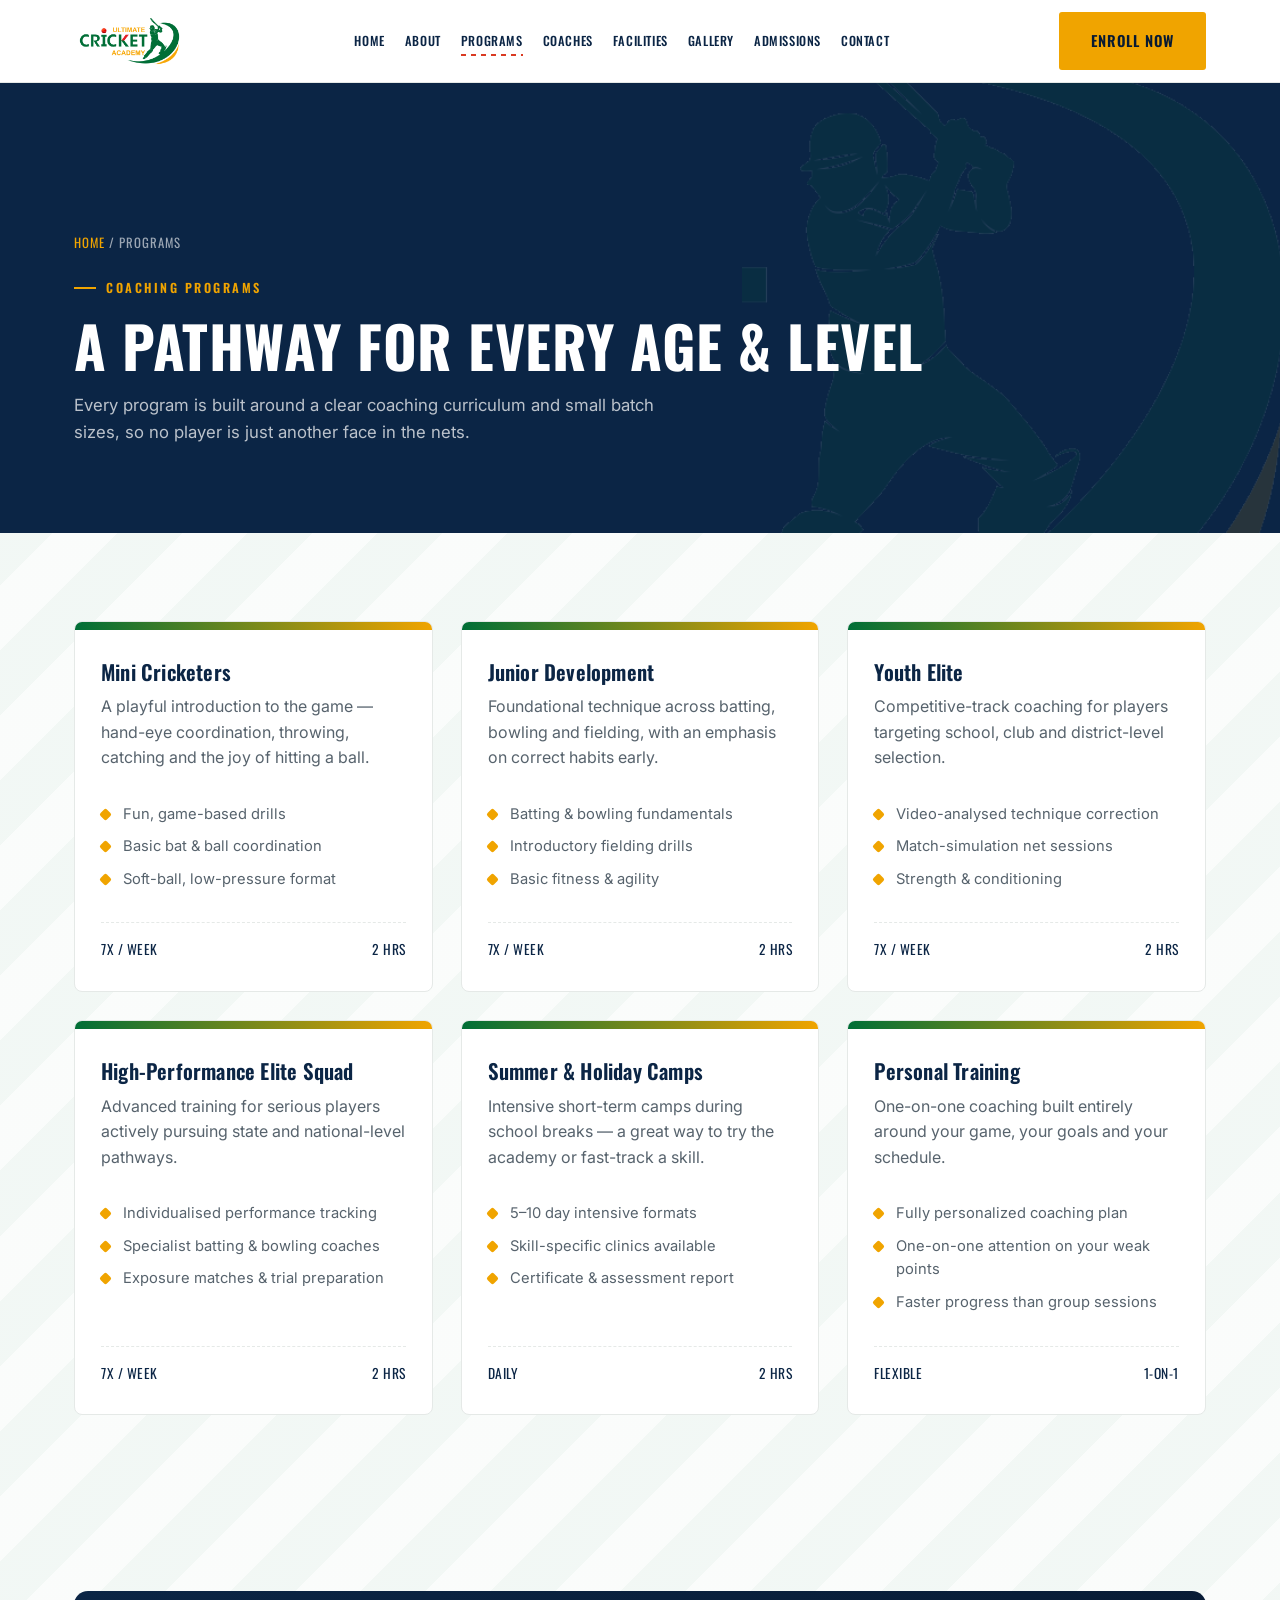
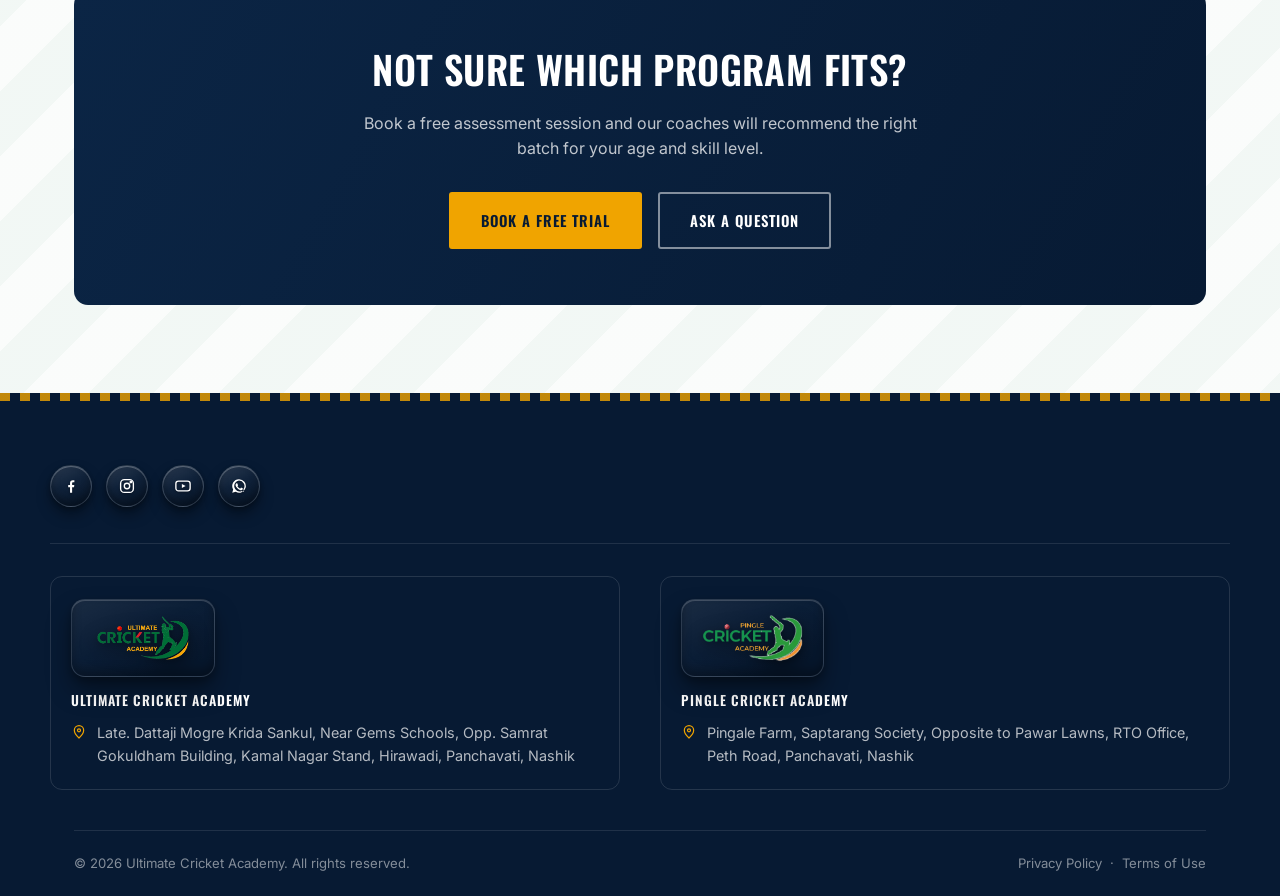
<file: programs.html>
<!DOCTYPE html>
<html lang="en">
<head>
<meta charset="UTF-8">
<meta name="viewport" content="width=device-width, initial-scale=1.0">
<title>Coaching Programs | Ultimate Cricket Academy</title>
<meta name="description" content="Ultimate Cricket Academy is a premium cricket coaching academy offering structured programs for juniors, youth and adults, led by experienced coaches with world-class facilities.">

<link rel="icon" type="image/png" sizes="32x32" href="assets/favicon-32.png">
<link rel="icon" type="image/png" sizes="64x64" href="assets/favicon-64.png">
<link rel="apple-touch-icon" sizes="180x180" href="assets/favicon-180.png">
<link rel="icon" type="image/png" sizes="512x512" href="assets/favicon-512.png">

<link rel="preconnect" href="https://fonts.googleapis.com">
<link rel="preconnect" href="https://fonts.gstatic.com" crossorigin>
<link href="https://fonts.googleapis.com/css2?family=Oswald:wght@400;500;600;700&family=Inter:wght@400;500;600;700&family=Bebas+Neue&display=swap" rel="stylesheet">

<link rel="stylesheet" href="css/style.css">
<noscript><style>.reveal{opacity:1 !important; transform:none !important;} #loader{display:none !important;}</style></noscript>
</head>
<body>
  <div id="loader" aria-hidden="true">
    <img src="assets/logo-transparent.png" alt="" width="200" height="94">
    <div class="loader-bar"></div>
  </div>

  <div class="nav-scrim"></div>
  <header class="navbar">
    <div class="nav-inner">
      <a href="index.html" class="brand" aria-label="Ultimate Cricket Academy home">
        <img src="assets/logo-transparent.png" alt="Ultimate Cricket Academy logo" width="220" height="103">
      </a>
      <nav aria-label="Primary">
        <ul class="nav-links">
          <li><a href="index.html" class="seam-link">Home</a></li>
          <li><a href="about.html" class="seam-link">About</a></li>
          <li><a href="programs.html" class="seam-link active">Programs</a></li>
          <li><a href="coaches.html" class="seam-link">Coaches</a></li>
          <li><a href="facilities.html" class="seam-link">Facilities</a></li>
          <li><a href="gallery.html" class="seam-link">Gallery</a></li>
          <li><a href="admissions.html" class="seam-link">Admissions</a></li>
          <li><a href="contact.html" class="seam-link">Contact</a></li>
        </ul>
      </nav>
      <div class="nav-cta">
        <a href="https://wa.me/918087288072?text=Hi%2C%20I%27m%20interested%20in%20enrolling%20at%20Ultimate%20Cricket%20Academy" class="btn btn-gold" target="_blank" rel="noopener">Enroll Now</a>
      </div>
      <button class="nav-toggle" aria-label="Toggle menu" aria-expanded="false">
        <span></span><span></span><span></span>
      </button>
    </div>
  </header>
  <section class="page-header">
    <img src="assets/icon-mark.png" alt="" class="page-header-swoosh" aria-hidden="true">
    <div class="container">
      <div class="breadcrumb"><a href="index.html">Home</a> / Programs</div>
      <span class="eyebrow">Coaching Programs</span>
      <h1>A Pathway For Every Age &amp; Level</h1>
      <p>Every program is built around a clear coaching curriculum and small batch sizes, so no player is just another face in the nets.</p>
    </div>
  </section>

  <section class="section">
    <div class="container">
      <div class="grid grid-3">

        <div class="program-card reveal">
          <div class="band"></div>
          <div class="body">
            <h3>Mini Cricketers</h3>
            <p>A playful introduction to the game &mdash; hand-eye coordination, throwing, catching and the joy of hitting a ball.</p>
            <ul>
              <li>Fun, game-based drills</li>
              <li>Basic bat &amp; ball coordination</li>
              <li>Soft-ball, low-pressure format</li>
            </ul>
            <div class="meta"><span>7x / week</span><span>2 hrs</span></div>
          </div>
        </div>

        <div class="program-card reveal reveal-delay-1">
          <div class="band"></div>
          <div class="body">
            <h3>Junior Development</h3>
            <p>Foundational technique across batting, bowling and fielding, with an emphasis on correct habits early.</p>
            <ul>
              <li>Batting &amp; bowling fundamentals</li>
              <li>Introductory fielding drills</li>
              <li>Basic fitness &amp; agility</li>
            </ul>
            <div class="meta"><span>7x / week</span><span>2 hrs</span></div>
          </div>
        </div>

        <div class="program-card reveal reveal-delay-2">
          <div class="band"></div>
          <div class="body">
            <h3>Youth Elite</h3>
            <p>Competitive-track coaching for players targeting school, club and district-level selection.</p>
            <ul>
              <li>Video-analysed technique correction</li>
              <li>Match-simulation net sessions</li>
              <li>Strength &amp; conditioning</li>
            </ul>
            <div class="meta"><span>7x / week</span><span>2 hrs</span></div>
          </div>
        </div>

        <div class="program-card reveal">
          <div class="band"></div>
          <div class="body">
            <h3>High-Performance Elite Squad</h3>
            <p>Advanced training for serious players actively pursuing state and national-level pathways.</p>
            <ul>
              <li>Individualised performance tracking</li>
              <li>Specialist batting &amp; bowling coaches</li>
              <li>Exposure matches &amp; trial preparation</li>
            </ul>
            <div class="meta"><span>7x / week</span><span>2 hrs</span></div>
          </div>
        </div>

        <div class="program-card reveal reveal-delay-1">
          <div class="band"></div>
          <div class="body">
            <h3>Summer &amp; Holiday Camps</h3>
            <p>Intensive short-term camps during school breaks &mdash; a great way to try the academy or fast-track a skill.</p>
            <ul>
              <li>5&ndash;10 day intensive formats</li>
              <li>Skill-specific clinics available</li>
              <li>Certificate &amp; assessment report</li>
            </ul>
            <div class="meta"><span>Daily</span><span>2 hrs</span></div>
          </div>
        </div>

        <div class="program-card reveal reveal-delay-2">
          <div class="band"></div>
          <div class="body">
            <h3>Personal Training</h3>
            <p>One-on-one coaching built entirely around your game, your goals and your schedule.</p>
            <ul>
              <li>Fully personalized coaching plan</li>
              <li>One-on-one attention on your weak points</li>
              <li>Faster progress than group sessions</li>
            </ul>
            <div class="meta"><span>Flexible</span><span>1-on-1</span></div>
          </div>
        </div>

      </div>
    </div>
  </section>

  <section class="section">
    <div class="container">
      <div class="cta-banner reveal">
        <h2>Not Sure Which Program Fits?</h2>
        <p>Book a free assessment session and our coaches will recommend the right batch for your age and skill level.</p>
        <div class="cta-actions">
          <a href="admissions.html" class="btn btn-gold">Book A Free Trial</a>
          <a href="contact.html" class="btn btn-outline">Ask A Question</a>
        </div>
      </div>
    </div>
  </section>
  <footer>
    <div class="footer-stitch" aria-hidden="true"></div>
    <div class="container footer-top">
      <div class="footer-social" aria-label="Social media links" style="margin:0 0 32px;">
        <a href="https://www.facebook.com/bhavik.mankodi" target="_blank" rel="noopener" aria-label="Facebook"><svg viewBox="0 0 24 24" fill="currentColor"><path d="M13.5 21v-7.5H16l.4-3H13.5V8.4c0-.87.24-1.46 1.5-1.46H16.5V4.34C16.24 4.3 15.35 4.23 14.32 4.23c-2.15 0-3.62 1.31-3.62 3.72V10.5H8.25v3H10.7V21h2.8z"/></svg></a>
        <a href="https://www.instagram.com/ultimate_cricket_academy?igsi=dTNucmFyZTFrN2hw" target="_blank" rel="noopener" aria-label="Instagram"><svg viewBox="0 0 24 24" fill="none" stroke="currentColor" stroke-width="1.8"><rect x="3.5" y="3.5" width="17" height="17" rx="5"/><circle cx="12" cy="12" r="3.6"/><circle cx="17.2" cy="6.8" r="1"/></svg></a>
        <a href="https://www.youtube.com/@mankodibhavik9" target="_blank" rel="noopener" aria-label="YouTube"><svg viewBox="0 0 24 24" fill="none" stroke="currentColor" stroke-width="1.8"><rect x="2.5" y="5.5" width="19" height="13" rx="3.5"/><path d="M10.5 9.3l5 2.7-5 2.7z" fill="currentColor" stroke="none"/></svg></a>
        <a href="https://wa.me/918087288072" target="_blank" rel="noopener" aria-label="WhatsApp"><svg viewBox="0 0 24 24" fill="currentColor"><path d="M12 3a9 9 0 0 0-7.8 13.5L3 21l4.65-1.17A9 9 0 1 0 12 3zm0 1.7a7.3 7.3 0 0 1 6.13 11.27l-.2.31.9 3.3-3.38-.86-.3.18A7.3 7.3 0 1 1 12 4.7zm-3.1 3.68c-.16 0-.42.06-.64.31-.22.25-.85.83-.85 2.02s.87 2.35.99 2.51c.12.16 1.7 2.6 4.13 3.64 2.04.87 2.46.7 2.9.65.44-.04 1.42-.58 1.62-1.14.2-.56.2-1.04.14-1.14-.06-.1-.22-.16-.46-.28-.24-.12-1.42-.7-1.64-.78-.22-.08-.38-.12-.54.12-.16.24-.62.78-.76.94-.14.16-.28.18-.52.06-.24-.12-1.02-.38-1.94-1.2-.72-.64-1.2-1.44-1.34-1.68-.14-.24-.02-.37.1-.49.11-.11.24-.28.36-.42.12-.14.16-.24.24-.4.08-.16.04-.3-.02-.42-.06-.12-.54-1.32-.75-1.8-.2-.47-.4-.4-.55-.41z"/></svg></a>
      </div>
      <div class="footer-addresses">
        <div>
          <div class="footer-address-badge"><img src="assets/logo-transparent.png" alt="Ultimate Cricket Academy logo" class="footer-address-logo"></div>
          <h4>Ultimate Cricket Academy</h4>
          <div class="contact-line">
            <svg viewBox="0 0 24 24" fill="none" stroke="currentColor" stroke-width="1.8"><path d="M12 21s7-6.3 7-11.5A7 7 0 0 0 5 9.5C5 14.7 12 21 12 21z"/><circle cx="12" cy="9.5" r="2.3"/></svg>
            <span>Late. Dattaji Mogre Krida Sankul, Near Gems Schools, Opp. Samrat Gokuldham Building, Kamal Nagar Stand, Hirawadi, Panchavati, Nashik</span>
          </div>
        </div>
        <div>
          <div class="footer-address-badge"><img src="assets/pingle-logo-transparent.png" alt="Pingle Cricket Academy logo" class="footer-address-logo"></div>
          <h4>Pingle Cricket Academy</h4>
          <div class="contact-line">
            <svg viewBox="0 0 24 24" fill="none" stroke="currentColor" stroke-width="1.8"><path d="M12 21s7-6.3 7-11.5A7 7 0 0 0 5 9.5C5 14.7 12 21 12 21z"/><circle cx="12" cy="9.5" r="2.3"/></svg>
            <span>Pingale Farm, Saptarang Society, Opposite to Pawar Lawns, RTO Office, Peth Road, Panchavati, Nashik</span>
          </div>
        </div>
      </div>
    </div>
    <div class="container">
      <div class="footer-bottom">
        <span>&copy; <span data-year>2026</span> Ultimate Cricket Academy. All rights reserved.</span>
        <span><a href="#">Privacy Policy</a> &nbsp;&middot;&nbsp; <a href="#">Terms of Use</a></span>
      </div>
    </div>
  </footer>

  <button id="toTop" aria-label="Back to top">
    <svg viewBox="0 0 24 24" fill="none" stroke="currentColor" stroke-width="2.2"><path d="M6 15l6-6 6 6"/></svg>
  </button>

  <script src="js/main.js"></script>
</body>
</html>
</file>
<file: css/style.css>
/* ==========================================================================
   Ultimate Cricket Academy — Design System
   Navy / Cricket Green / Gold — clean, premium, trustworthy
   ========================================================================== */

:root{
  --navy:        #0B2545;
  --navy-dark:   #071A33;
  --navy-tint:   #12335E;
  --green:       #006E36;
  --green-dark:  #00522A;
  --green-tint:  #E6F2EB;
  --gold:        #F0A400;
  --gold-deep:   #B36E00;
  --red:         #D93A22;
  --bg:          #FFFFFF;
  --bg-soft:     #F5F7F6;
  --ink:         #0D1B2A;
  --muted:       #57636D;
  --line:        #E5E9E7;

  --font-display: "Oswald", sans-serif;
  --font-body: "Inter", sans-serif;
  --font-score: "Bebas Neue", sans-serif;

  --container: 1180px;
  --radius: 8px;
  --shadow-sm: 0 2px 10px rgba(11,37,69,.06);
  --shadow-md: 0 12px 32px rgba(11,37,69,.10);
  --shadow-lg: 0 24px 60px rgba(11,37,69,.16);
}

*, *::before, *::after{ box-sizing:border-box; }
html{ scroll-behavior:smooth; }
@media (prefers-reduced-motion: reduce){
  html{ scroll-behavior:auto; }
  *, *::before, *::after{ animation-duration:0.001ms !important; animation-iteration-count:1 !important; transition-duration:0.001ms !important; scroll-behavior:auto !important; }
}

body{
  margin:0;
  font-family:var(--font-body);
  color:var(--ink);
  background:
    repeating-linear-gradient(135deg,
      rgba(0,110,54,0.05) 0px,
      rgba(0,110,54,0.05) 46px,
      rgba(0,110,54,0.02) 46px,
      rgba(0,110,54,0.02) 92px),
    var(--bg);
  font-size:16px;
  line-height:1.6;
  -webkit-font-smoothing:antialiased;
}

h1,h2,h3,h4{
  font-family:var(--font-display);
  color:var(--navy);
  margin:0 0 .5em;
  line-height:1.15;
  font-weight:600;
  letter-spacing:.2px;
}
h1{ font-size:clamp(2.4rem, 4.5vw, 4rem); font-weight:700; text-transform:uppercase; letter-spacing:.5px; }
h2{ font-size:clamp(1.9rem, 3vw, 2.6rem); text-transform:uppercase; letter-spacing:.4px; }
h3{ font-size:1.3rem; }
p{ margin:0 0 1em; color:var(--muted); }
a{ color:inherit; text-decoration:none; }
img{ max-width:100%; display:block; }
ul{ margin:0; padding:0; list-style:none; }
button{ font-family:inherit; cursor:pointer; }

.container{ max-width:var(--container); margin:0 auto; padding:0 24px; }
.section{ padding:88px 0; }
.section-soft{ background:var(--bg-soft); }
.section-navy{ background:var(--navy); color:#fff; }
.section-navy h2, .section-navy h3{ color:#fff; }
.section-navy p{ color:rgba(255,255,255,.72); }

.eyebrow{
  display:inline-flex; align-items:center; gap:10px;
  font-family:var(--font-display);
  font-size:.78rem; font-weight:600;
  letter-spacing:2.5px; text-transform:uppercase;
  color:var(--green);
  margin-bottom:14px;
}
.eyebrow::before{
  content:""; width:22px; height:2px; background:var(--gold); display:inline-block;
}
.section-navy .eyebrow{ color:var(--gold); }

.section-head{ max-width:680px; margin-bottom:56px; }
.section-head.center{ margin-left:auto; margin-right:auto; text-align:center; }

/* ---------- Seam-stitch signature motif ---------- */
/* A cricket-ball seam stitch used as the site's structural signature:
   dividers, underlines, and section markers. */
.stitch{
  position:relative;
  height:14px;
  width:100%;
  overflow:hidden;
}
.stitch svg{ width:100%; height:100%; display:block; }

.stitch-divider{
  display:flex; align-items:center; gap:14px;
  margin:0 0 40px;
}
.stitch-divider .seam{
  flex:1; height:10px;
  background-image: repeating-linear-gradient(90deg, var(--red) 0 8px, transparent 8px 16px);
  mask-image: linear-gradient(90deg, transparent, black 6%, black 94%, transparent);
  position:relative;
}
.stitch-divider .seam::before, .stitch-divider .seam::after{
  content:""; position:absolute; left:0; right:0; height:1px; background:var(--line);
}
.stitch-divider .seam::before{ top:2px; }
.stitch-divider .seam::after{ bottom:2px; }
.stitch-divider .ball-dot{
  width:10px; height:10px; border-radius:50%; background:var(--red); flex:none;
}

/* underline-on-hover using seam stitch */
.seam-link{
  position:relative; padding-bottom:6px;
}
.seam-link::after{
  content:"";
  position:absolute; left:0; bottom:0; height:2px; width:0;
  background-image: repeating-linear-gradient(90deg, var(--red) 0 5px, transparent 5px 10px);
  transition:width .3s ease;
}
.seam-link:hover::after, .seam-link.active::after{ width:100%; }

/* ---------- Buttons ---------- */
.btn{
  display:inline-flex; align-items:center; justify-content:center; gap:8px;
  font-family:var(--font-display);
  font-weight:600; font-size:.92rem; letter-spacing:1px; text-transform:uppercase;
  padding:15px 30px;
  border-radius:3px;
  border:2px solid transparent;
  transition:transform .18s ease, box-shadow .18s ease, background .18s ease, color .18s ease, border-color .18s ease;
  white-space:nowrap;
}
.btn-gold{ background:var(--gold); color:var(--navy-dark); }
.btn-gold:hover{ background:#ffb31a; transform:translateY(-2px); box-shadow:var(--shadow-md); }
.btn-outline{ background:transparent; border-color:rgba(255,255,255,.5); color:#fff; }
.btn-outline:hover{ border-color:#fff; background:rgba(255,255,255,.08); transform:translateY(-2px); }
.btn-outline-navy{ background:transparent; border-color:var(--navy); color:var(--navy); }
.btn-outline-navy:hover{ background:var(--navy); color:#fff; transform:translateY(-2px); }
.btn-green{ background:var(--green); color:#fff; }
.btn-green:hover{ background:var(--green-dark); transform:translateY(-2px); box-shadow:var(--shadow-md); }
.btn-block{ width:100%; }
.btn:focus-visible, a:focus-visible, button:focus-visible, input:focus-visible, textarea:focus-visible, select:focus-visible{
  outline:3px solid var(--gold); outline-offset:2px;
}

/* ==========================================================================
   Loading screen
   ========================================================================== */
#loader{
  position:fixed; inset:0; z-index:9999;
  background:var(--navy);
  display:flex; align-items:center; justify-content:center;
  flex-direction:column; gap:22px;
  transition:opacity .5s ease, visibility .5s ease;
}
#loader.hide{ opacity:0; visibility:hidden; }
#loader img{ width:200px; height:auto; animation:loaderPulse 1.6s ease-in-out infinite; }
.loader-bar{ width:180px; height:3px; background:rgba(255,255,255,.15); border-radius:2px; overflow:hidden; }
.loader-bar::after{
  content:""; display:block; height:100%; width:40%; background:var(--gold);
  animation:loaderSlide 1.1s ease-in-out infinite;
}
@keyframes loaderPulse{ 0%,100%{ transform:scale(1); opacity:1;} 50%{ transform:scale(1.04); opacity:.85;} }
@keyframes loaderSlide{ 0%{ transform:translateX(-100%);} 100%{ transform:translateX(280%);} }

/* ==========================================================================
   Navbar
   ========================================================================== */
.navbar{
  position:sticky; top:0; z-index:1000;
  background:rgba(255,255,255,.97);
  backdrop-filter:blur(6px);
  border-bottom:1px solid var(--line);
}
.nav-inner{
  display:flex; align-items:center; justify-content:space-between;
  padding:12px 24px;
  max-width:var(--container); margin:0 auto;
}
.brand{ display:flex; align-items:center; gap:10px; }
.brand img{ height:52px; width:auto; }
.nav-links{ display:flex; align-items:center; gap:20px; }
.nav-links a{
  font-family:var(--font-display); font-size:.78rem; font-weight:500;
  letter-spacing:.6px; text-transform:uppercase; color:var(--navy); white-space:nowrap;
}
.nav-cta{ display:flex; align-items:center; gap:16px; }
.nav-toggle{
  display:none; flex-direction:column; gap:5px; background:none; border:none; padding:8px;
}
.nav-toggle span{ width:26px; height:2px; background:var(--navy); display:block; transition:transform .25s ease, opacity .25s ease; }

@media (max-width: 1080px){
  .nav-links{
    position:fixed; top:0; right:-100%; height:100vh; width:min(320px,80vw);
    background:#fff; flex-direction:column; align-items:flex-start;
    padding:100px 32px 32px; gap:26px; box-shadow:var(--shadow-lg);
    transition:right .35s ease; z-index:999;
  }
  .nav-links.open{ right:0; }
  .nav-toggle{ display:flex; }
  .nav-cta .btn-gold{ padding:11px 18px; font-size:.78rem; }
}
.nav-scrim{
  position:fixed; inset:0; background:rgba(11,37,69,.4); z-index:998;
  opacity:0; visibility:hidden; transition:opacity .3s ease, visibility .3s ease;
}
.nav-scrim.show{ opacity:1; visibility:visible; }

/* ==========================================================================
   Hero
   ========================================================================== */
.hero{
  position:relative; overflow:hidden;
  background:var(--navy);
  color:#fff;
  padding:80px 0 0;
}
.hero-swoosh{
  position:absolute; right:-10%; top:-15%; width:80%; max-width:900px; opacity:.14;
  pointer-events:none;
}
.hero-inner{
  display:grid; grid-template-columns:1.05fr .95fr; gap:50px; align-items:center;
  max-width:var(--container); margin:0 auto; padding:0 24px 90px;
  position:relative; z-index:2;
}
.hero-eyebrow{
  display:inline-flex; align-items:center; gap:10px;
  font-family:var(--font-display); font-size:.8rem; letter-spacing:2.5px; text-transform:uppercase;
  color:var(--gold); margin-bottom:20px;
}
.hero h1{ color:#fff; margin-bottom:20px; }
.hero h1 span{ color:var(--gold); }
.hero-sub{ font-size:1.08rem; color:rgba(255,255,255,.78); max-width:520px; margin-bottom:34px; }
.hero-actions{ display:flex; gap:16px; flex-wrap:wrap; margin-bottom:46px; }

.hero-art{ position:relative; }
.hero-art::before{
  content:"";
  position:absolute;
  top:-8%; right:-14%;
  width:86%; height:86%;
  background:radial-gradient(circle at 35% 30%, var(--green) 0%, var(--green-dark) 55%, transparent 72%);
  border-radius:48% 52% 60% 40% / 55% 45% 55% 45%;
  opacity:.55;
  filter:blur(2px);
  z-index:0;
}
.hero-art::after{
  content:"";
  position:absolute;
  left:-6%; bottom:-10%;
  width:60%; height:46%;
  background:radial-gradient(circle at 60% 60%, var(--gold) 0%, transparent 70%);
  opacity:.35;
  z-index:0;
}
.hero-art .art-frame{
  position:relative; z-index:1;
  border-radius:14px; overflow:hidden;
  aspect-ratio:4/5;
  box-shadow:var(--shadow-lg);
  display:flex; align-items:flex-end; justify-content:center;
  clip-path: polygon(6% 0%, 100% 0%, 100% 94%, 94% 100%, 0% 100%, 0% 6%);
  border:3px solid var(--gold);
}
.hero-art .art-frame img{
  width:100%; height:100%; object-fit:cover; object-position:center 20%;
  filter:saturate(1.08) contrast(1.05);
}
.hero-art .art-frame::before{
  content:""; position:absolute; inset:0;
  background:linear-gradient(165deg, rgba(0,110,54,.38) 0%, rgba(11,37,69,.12) 45%, rgba(7,26,51,.55) 100%);
  mix-blend-mode:multiply;
  z-index:2; pointer-events:none;
}
.hero-art .art-frame::after{
  content:""; position:absolute; top:0; left:0; right:0; height:10px;
  background-image: repeating-linear-gradient(90deg, var(--gold) 0 10px, transparent 10px 20px);
  opacity:.9; z-index:3;
}
.hero-art .art-badge{
  position:absolute; left:-18px; bottom:-18px; z-index:4;
  background:var(--gold); color:var(--navy-dark);
  padding:16px 22px; border-radius:8px; box-shadow:var(--shadow-md);
  font-family:var(--font-display); text-transform:uppercase; letter-spacing:.5px;
}
.hero-art .art-badge b{ display:block; font-family:var(--font-score); font-size:2rem; line-height:1; }

.hero-stats{
  display:flex; gap:36px; margin-top:6px;
  padding-top:28px; border-top:1px solid rgba(255,255,255,.14);
}
.hero-stats .stat{ text-align:left; }
.hero-stats .stat .num{
  font-family:var(--font-score); font-size:2.2rem; letter-spacing:1px; color:var(--gold);
  line-height:1;
}
.hero-stats .stat .label{
  font-family:var(--font-display); font-size:.68rem; letter-spacing:1.3px; text-transform:uppercase;
  color:rgba(255,255,255,.65); margin-top:6px; max-width:110px;
}
@media (max-width: 480px){
  .hero-stats{ gap:22px; flex-wrap:wrap; }
}

/* scoreboard stat strip */
.scoreboard{
  background:var(--navy-dark);
  border-top:1px solid rgba(255,255,255,.08);
  position:relative; z-index:2;
}
.scoreboard-inner{
  max-width:var(--container); margin:0 auto; padding:26px 24px;
  display:grid; grid-template-columns:repeat(4,1fr); gap:20px;
}
.stat{ text-align:center; }
.stat .num{
  font-family:var(--font-score); font-size:2.6rem; letter-spacing:1px; color:var(--gold);
  line-height:1;
}
.stat .label{
  font-family:var(--font-display); font-size:.72rem; letter-spacing:1.5px; text-transform:uppercase;
  color:rgba(255,255,255,.65); margin-top:6px;
}
@media (max-width: 900px){
  .hero-inner{ grid-template-columns:1fr; padding-bottom:60px; }
  .hero-art{ order:-1; max-width:380px; margin:0 auto; }
  .scoreboard-inner{ grid-template-columns:repeat(2,1fr); }
}

/* ==========================================================================
   Cards & grids
   ========================================================================== */
.grid{ display:grid; gap:28px; }
.grid-3{ grid-template-columns:repeat(3,1fr); }
.grid-4{ grid-template-columns:repeat(4,1fr); }
.grid-2{ grid-template-columns:repeat(2,1fr); }
@media (max-width: 980px){
  .grid-3, .grid-4{ grid-template-columns:repeat(2,1fr); }
}
@media (max-width: 620px){
  .grid-2, .grid-3, .grid-4{ grid-template-columns:1fr; }
}

.card{
  background:#fff; border:1px solid var(--line); border-radius:var(--radius);
  padding:32px 26px; transition:transform .25s ease, box-shadow .25s ease, border-color .25s ease;
}
.card:hover{ transform:translateY(-6px); box-shadow:var(--shadow-md); border-color:transparent; }
.card .icon-tile{
  width:54px; height:54px; border-radius:8px; background:var(--green-tint); color:var(--green);
  display:flex; align-items:center; justify-content:center; margin-bottom:20px;
}
.card .icon-tile svg{ width:26px; height:26px; }
.card h3{ margin-bottom:10px; }

/* highlight / why-us list */
.feature-row{ display:flex; gap:18px; align-items:flex-start; }
.feature-row .num{
  font-family:var(--font-score); font-size:1.6rem; color:var(--gold-deep);
  background:var(--bg-soft); width:44px; height:44px; border-radius:50%;
  display:flex; align-items:center; justify-content:center; flex:none;
  border:1px solid var(--line);
}
.feature-row h4{ font-family:var(--font-display); color:var(--navy); margin:0 0 6px; text-transform:uppercase; font-size:1rem; letter-spacing:.5px; }
.feature-row p{ margin:0; font-size:.95rem; }

/* program card */
.program-card{
  background:#fff; border:1px solid var(--line); border-radius:var(--radius);
  overflow:hidden; display:flex; flex-direction:column;
  transition:transform .25s ease, box-shadow .25s ease;
}
.program-card:hover{ transform:translateY(-6px); box-shadow:var(--shadow-md); }
.program-card .band{
  height:8px; background:linear-gradient(90deg, var(--green), var(--gold));
}
.program-card .body{ padding:30px 26px; flex:1; display:flex; flex-direction:column; }
.program-card .tag{
  display:inline-block; font-family:var(--font-display); font-size:.7rem;
  letter-spacing:1.5px; text-transform:uppercase; color:var(--green);
  background:var(--green-tint); padding:5px 12px; border-radius:20px; margin-bottom:14px; align-self:flex-start;
}
.program-card ul{ margin:16px 0 22px; }
.program-card li{
  position:relative; padding-left:22px; margin-bottom:9px; font-size:.92rem; color:var(--muted);
}
.program-card li::before{
  content:""; position:absolute; left:0; top:7px; width:9px; height:9px; border-radius:2px;
  background:var(--gold); transform:rotate(45deg);
}
.program-card .meta{
  display:flex; justify-content:space-between; font-size:.85rem; color:var(--navy);
  font-family:var(--font-display); text-transform:uppercase; letter-spacing:.5px;
  border-top:1px dashed var(--line); padding-top:16px; margin-top:auto;
}

/* coach card */
.coach-card{ text-align:center; }
.coach-card .avatar{
  width:100%; aspect-ratio:1; border-radius:8px; margin-bottom:20px;
  background:linear-gradient(160deg, var(--navy-tint), var(--navy-dark));
  display:flex; align-items:center; justify-content:center; position:relative; overflow:hidden;
}
.coach-card .avatar svg{ width:46%; height:46%; color:rgba(255,255,255,.85); }
.coach-card .avatar img{ width:100%; height:100%; object-fit:cover; object-position:center 15%; }
.coach-card .avatar::after{
  content:""; position:absolute; left:0; right:0; bottom:0; height:6px;
  background:var(--gold);
}
.coach-card h3{ margin-bottom:2px; }
.coach-card .role{
  font-family:var(--font-display); font-size:.78rem; letter-spacing:1.2px; text-transform:uppercase;
  color:var(--green); margin-bottom:12px; display:block;
}
.coach-card .specialty{
  font-size:.82rem; color:var(--muted); border-top:1px solid var(--line); padding-top:12px; margin-top:16px;
}

/* facility card */
.facility-card{ display:flex; gap:20px; align-items:flex-start; padding:28px; }
.facility-card .icon-tile{ margin-bottom:0; }
.facility-card .content h3{ margin-bottom:8px; }
.facility-card .content p{ margin:0; font-size:.94rem; }

/* testimonial */
.testimonial-card{
  background:#fff; border:1px solid var(--line); border-radius:var(--radius); padding:34px;
  position:relative;
}
.testimonial-card .quote-mark{
  font-family:var(--font-score); font-size:3.4rem; color:var(--gold); line-height:1; margin-bottom:6px; display:block;
}
.testimonial-card p.quote{ color:var(--ink); font-size:1rem; margin-bottom:22px; }
.testimonial-person{ display:flex; align-items:center; gap:12px; }
.testimonial-person .initials{
  width:44px; height:44px; border-radius:50%; background:var(--green); color:#fff;
  display:flex; align-items:center; justify-content:center; font-family:var(--font-display); font-weight:600; flex:none;
}
.testimonial-person .name{ font-family:var(--font-display); color:var(--navy); text-transform:uppercase; font-size:.9rem; letter-spacing:.5px; }
.testimonial-person .rel{ font-size:.8rem; color:var(--muted); }
.stars{ color:var(--gold); letter-spacing:2px; margin-bottom:10px; display:block; font-size:.9rem; }

/* testimonial slider dots */
.testi-dots button{
  width:9px; height:9px; border-radius:50%; background:var(--line); border:none; padding:0;
  transition:background .2s ease, transform .2s ease;
}
.testi-dots button.active{ background:var(--gold); transform:scale(1.2); }

/* achievement player chips */
.achievement-card h3{ margin-bottom:16px; }
.player-chips{ display:flex; flex-wrap:wrap; gap:18px; }
.player-chip{ display:flex; flex-direction:column; align-items:center; width:78px; text-align:center; }
.player-chip .avatar-circle{
  width:56px; height:56px; border-radius:50%; background:linear-gradient(160deg, var(--navy-tint), var(--navy-dark));
  display:flex; align-items:center; justify-content:center; margin-bottom:8px; flex:none; overflow:hidden;
}
.player-chip .avatar-circle svg{ width:52%; height:52%; color:rgba(255,255,255,.85); }
.player-chip .avatar-circle img{ width:100%; height:100%; object-fit:cover; object-position:center top; }
.player-chip .player-name{ font-size:.78rem; color:var(--ink); line-height:1.25; }
.achievement-note{ font-size:.82rem; color:var(--muted); margin-top:14px; border-top:1px dashed var(--line); padding-top:12px; }

/* gallery */
.gallery-tile{
  position:relative; border-radius:var(--radius); overflow:hidden; aspect-ratio:4/3;
  display:flex; align-items:flex-end; padding:20px;
  color:#fff; font-family:var(--font-display); text-transform:uppercase; letter-spacing:.5px; font-size:.95rem;
}
.gallery-tile::before{
  content:""; position:absolute; inset:0; opacity:.92;
}
.gallery-tile span{ position:relative; z-index:1; }
.gallery-tile::after{
  content:""; position:absolute; inset:0; background:linear-gradient(180deg, transparent 40%, rgba(0,0,0,.55) 100%);
}
.gallery-tile svg{ position:absolute; z-index:1; top:20px; right:20px; width:26px; height:26px; opacity:.85; }
.gallery-tile img{ position:absolute; inset:0; width:100%; height:100%; object-fit:cover; z-index:0; }

/* photo placeholder tiles (replace with real <img> when photos are ready) */
.gallery-tile.photo-placeholder{
  background:var(--paper, #f4f2ee); border:2px dashed var(--line); color:var(--navy);
}
.gallery-tile.photo-placeholder::before, .gallery-tile.photo-placeholder::after{ content:none; }
.gallery-tile.photo-placeholder .placeholder-icon{
  position:absolute; inset:0; display:flex; align-items:center; justify-content:center; z-index:0;
}
.gallery-tile.photo-placeholder .placeholder-icon svg{ position:static; width:34px; height:34px; opacity:.35; }
.gallery-tile.photo-placeholder span{ background:rgba(255,255,255,.92); padding:4px 10px; border-radius:6px; }

/* video lightbox */
.video-lightbox{
  position:fixed; inset:0; z-index:1000; display:none; align-items:center; justify-content:center;
}
.video-lightbox.open{ display:flex; }
.video-lightbox-backdrop{
  position:absolute; inset:0; background:rgba(6,10,14,.88);
}
.video-lightbox-inner{
  position:relative; z-index:1; width:min(90vw, 960px); max-height:86vh;
}
.video-lightbox-inner video{
  width:100%; max-height:86vh; border-radius:12px; background:#000; display:block;
}
.video-lightbox-close{
  position:absolute; top:-44px; right:0; width:36px; height:36px; border-radius:50%;
  background:rgba(255,255,255,.12); color:#fff; font-size:24px; line-height:1; border:1px solid rgba(255,255,255,.3);
  cursor:pointer; display:flex; align-items:center; justify-content:center;
}
.video-lightbox-close:hover{ background:rgba(255,255,255,.22); }

/* gallery category tiles */
.category-grid{
  display:grid; grid-template-columns:repeat(4, 1fr); gap:20px; margin-bottom:36px;
}
.category-tile{
  cursor:pointer; border:none; font-family:var(--font-display);
}
.category-tile span{
  text-align:left; width:100%;
}
.category-tile:hover img{ transform:scale(1.06); }
.category-tile img{ transition:transform .35s ease; }
@media (max-width: 900px){
  .category-grid{ grid-template-columns:repeat(2, 1fr); }
}
@media (max-width: 560px){
  .category-grid{ grid-template-columns:1fr; }
}

/* filter tabs */
.filter-tabs{ display:flex; gap:10px; flex-wrap:wrap; margin-bottom:36px; }
.filter-tabs button{
  background:#fff; border:1px solid var(--line); color:var(--navy);
  font-family:var(--font-display); font-size:.8rem; letter-spacing:.8px; text-transform:uppercase;
  padding:10px 20px; border-radius:24px; transition:all .2s ease;
}
.filter-tabs button.active, .filter-tabs button:hover{ background:var(--navy); color:#fff; border-color:var(--navy); }

/* timeline (About) */
.timeline{ position:relative; padding-left:40px; }
.timeline::before{ content:""; position:absolute; left:9px; top:6px; bottom:6px; width:2px; background:var(--line); }
.timeline-item{ position:relative; padding-bottom:44px; }
.timeline-item:last-child{ padding-bottom:0; }
.timeline-item::before{
  content:""; position:absolute; left:-40px; top:2px; width:20px; height:20px; border-radius:50%;
  background:var(--gold); border:4px solid var(--bg-soft);
}
.timeline-item .year{ font-family:var(--font-score); font-size:1.5rem; color:var(--green); }

/* values grid */
.value-card{
  text-align:center; padding:38px 24px 32px;
  position:relative;
  border-radius:16px;
  border:1px solid rgba(255,255,255,.7);
  background:linear-gradient(180deg, #ffffff 0%, #f6f9f8 100%);
  box-shadow:
    0 1px 0 rgba(255,255,255,.9) inset,
    0 2px 4px rgba(11,37,69,.05),
    0 16px 30px rgba(11,37,69,.10);
  transform:translateY(0) rotateX(0deg);
  transform-style:preserve-3d;
  transition:transform .35s cubic-bezier(.2,.8,.3,1), box-shadow .35s ease;
}
.value-card:hover{
  transform:translateY(-10px) rotateX(3deg);
  box-shadow:
    0 1px 0 rgba(255,255,255,.9) inset,
    0 30px 46px rgba(11,37,69,.16),
    0 10px 18px rgba(11,37,69,.08);
}
.value-card .icon-tile{
  width:66px; height:66px; margin:0 auto 20px;
  border-radius:50%;
  background:linear-gradient(155deg, #eef8f2 0%, #cfe9db 55%, #b9dfc8 100%);
  box-shadow:
    inset 0 2px 2px rgba(255,255,255,.95),
    inset 0 -8px 12px rgba(0,84,42,.22),
    0 12px 20px rgba(0,110,54,.24),
    0 3px 6px rgba(0,110,54,.18);
  position:relative;
}
.value-card .icon-tile svg{
  width:28px; height:28px;
  filter:drop-shadow(0 1px 1px rgba(0,60,30,.35));
}
.value-card h3{ position:relative; }
.value-card p{ position:relative; }

/* table (fees/schedule) */
.table-wrap{ overflow-x:auto; border:1px solid var(--line); border-radius:var(--radius); }
table{ width:100%; border-collapse:collapse; min-width:560px; }
th, td{ padding:16px 20px; text-align:left; border-bottom:1px solid var(--line); font-size:.94rem; }
thead th{
  background:var(--navy); color:#fff; font-family:var(--font-display);
  text-transform:uppercase; letter-spacing:.6px; font-size:.78rem;
}
tbody tr:last-child td{ border-bottom:none; }
tbody tr:hover{ background:var(--bg-soft); }

/* steps */
.steps{ counter-reset:step; }
.step{ display:flex; gap:20px; margin-bottom:34px; }
.step:last-child{ margin-bottom:0; }
.step-num{
  counter-increment:step; content:"";
  width:50px; height:50px; border-radius:50%; border:2px solid var(--gold);
  color:var(--navy); font-family:var(--font-score); font-size:1.4rem;
  display:flex; align-items:center; justify-content:center; flex:none;
}
.step-num::before{ content:counter(step); }

/* Tournament promo */
.tourney-section{ padding-top:70px; }
.tourney-card{
  position:relative; overflow:hidden; border-radius:16px;
  background:linear-gradient(120deg, var(--green) 0%, var(--green-dark) 100%);
  box-shadow:var(--shadow-lg);
  max-width:820px; margin:0 auto;
}
.tourney-ribbon{
  position:absolute; top:28px; right:-54px; z-index:3;
  background:var(--gold); color:var(--navy-dark);
  font-family:var(--font-display); font-weight:600; font-size:.72rem; letter-spacing:1.5px; text-transform:uppercase;
  padding:6px 54px; transform:rotate(38deg); box-shadow:0 4px 14px rgba(0,0,0,.2);
}
.tourney-card-inner{
  position:relative; z-index:2;
  display:grid; grid-template-columns:1fr; align-items:stretch;
}
.tourney-copy{ padding:50px 54px; color:#fff; }
.tourney-copy .eyebrow{ color:var(--gold); }
.tourney-copy .eyebrow::before{ background:var(--gold); }
.tourney-copy h2{ color:#fff; margin-bottom:14px; }
.tourney-dates{
  display:flex; align-items:center; gap:10px;
  font-family:var(--font-display); font-size:1.05rem; letter-spacing:.5px; text-transform:uppercase;
  color:var(--gold); margin-bottom:22px;
}
.tourney-dates svg{ width:20px; height:20px; flex:none; }
.tourney-chips{ display:flex; flex-wrap:wrap; gap:10px; margin-bottom:24px; }
.tourney-chip{
  font-family:var(--font-display); font-size:.7rem; letter-spacing:.8px; text-transform:uppercase;
  background:rgba(255,255,255,.14); border:1px solid rgba(255,255,255,.3); color:#fff;
  padding:7px 14px; border-radius:20px;
}
.tourney-list{ margin:0 0 30px; color:rgba(255,255,255,.9); font-size:.95rem; }
.tourney-list li{ position:relative; padding-left:22px; margin-bottom:10px; }
.tourney-list li::before{
  content:""; position:absolute; left:0; top:8px; width:9px; height:9px; border-radius:2px;
  background:var(--gold); transform:rotate(45deg);
}
.tourney-list li b{ color:#fff; }
.tourney-actions{ display:flex; gap:16px; flex-wrap:wrap; margin-bottom:22px; }
.tourney-actions .btn-gold{
  border-bottom:4px solid var(--gold-deep);
  box-shadow:0 6px 0 rgba(0,0,0,.18), 0 10px 20px rgba(0,0,0,.25);
  transition:transform .15s ease, box-shadow .15s ease, background .18s ease;
}
.tourney-actions .btn-gold:hover{
  transform:translateY(-3px);
  box-shadow:0 9px 0 rgba(0,0,0,.18), 0 16px 26px rgba(0,0,0,.3);
}
.tourney-actions .btn-gold:active{
  transform:translateY(2px);
  box-shadow:0 2px 0 rgba(0,0,0,.18), 0 4px 10px rgba(0,0,0,.25);
}
.tourney-actions .btn-outline-navy{
  background:rgba(255,255,255,.92); color:var(--navy-dark); border-color:rgba(255,255,255,.92);
  border-bottom:4px solid rgba(0,0,0,.28);
  box-shadow:0 6px 0 rgba(0,0,0,.12), 0 10px 20px rgba(0,0,0,.22);
  transition:transform .15s ease, box-shadow .15s ease, background .18s ease;
}
.tourney-actions .btn-outline-navy:hover{
  background:#fff; color:var(--navy-dark);
  transform:translateY(-3px);
  box-shadow:0 9px 0 rgba(0,0,0,.12), 0 16px 26px rgba(0,0,0,.28);
}
.tourney-actions .btn-outline-navy:active{
  transform:translateY(2px);
  box-shadow:0 2px 0 rgba(0,0,0,.12), 0 4px 10px rgba(0,0,0,.2);
}
.tourney-contact{ font-size:.88rem; color:rgba(255,255,255,.75); margin:0; }
.tourney-contact a{ color:var(--gold); text-decoration:underline; }
@media (max-width:900px){
  .tourney-copy{ padding:36px 26px; }
}

/* CTA banner */
.cta-banner{
  background:linear-gradient(120deg, var(--navy) 0%, var(--navy-dark) 100%);
  border-radius:14px; padding:56px; text-align:center; color:#fff; position:relative; overflow:hidden;
}
.cta-banner h2{ color:#fff; }
.cta-banner p{ color:rgba(255,255,255,.75); max-width:560px; margin:0 auto 30px; }
.cta-actions{ display:flex; gap:16px; justify-content:center; flex-wrap:wrap; }

/* forms */
.form-grid{ display:grid; grid-template-columns:1fr 1fr; gap:20px; }
.form-grid .full{ grid-column:1 / -1; }
@media (max-width:640px){ .form-grid{ grid-template-columns:1fr; } }
.field label{
  display:block; font-family:var(--font-display); font-size:.78rem; letter-spacing:.8px;
  text-transform:uppercase; color:var(--navy); margin-bottom:8px;
}
.field input, .field select, .field textarea{
  width:100%; padding:13px 16px; border:1px solid var(--line); border-radius:6px;
  font-family:var(--font-body); font-size:.95rem; color:var(--ink); background:#fff;
  transition:border-color .2s ease, box-shadow .2s ease;
}
.field input:focus, .field select:focus, .field textarea:focus{
  border-color:var(--green); box-shadow:0 0 0 3px rgba(0,110,54,.12); outline:none;
}
.field textarea{ resize:vertical; min-height:120px; }
.field .error{ color:var(--red); font-size:.8rem; margin-top:6px; display:none; }
.field.invalid input, .field.invalid select, .field.invalid textarea{ border-color:var(--red); }
.field.invalid .error{ display:block; }
.form-note{ font-size:.82rem; color:var(--muted); margin-top:14px; }
.form-success{
  display:none; background:var(--green-tint); border:1px solid var(--green);
  color:var(--green-dark); padding:18px 22px; border-radius:8px; margin-bottom:24px; font-size:.95rem;
}
.form-success.show{ display:block; }

/* contact info tiles */
.contact-tile{ display:flex; gap:16px; align-items:flex-start; margin-bottom:26px; }
.contact-tile:last-child{ margin-bottom:0; }
.contact-tile .icon-tile{ margin-bottom:0; }
.contact-tile h4{ font-family:var(--font-display); color:var(--navy); text-transform:uppercase; font-size:.9rem; margin-bottom:4px; letter-spacing:.5px; }
.contact-tile p{ margin:0; font-size:.92rem; }
.map-frame{ border-radius:var(--radius); overflow:hidden; border:1px solid var(--line); }
.map-frame iframe{ width:100%; height:220px; border:0; display:block; }
.map-frame-row{ display:grid; grid-template-columns:1fr 1fr; gap:16px; margin-top:30px; }
@media (max-width:720px){ .map-frame-row{ grid-template-columns:1fr; } }

/* page header (inner pages) */
.page-header{
  background:var(--navy); color:#fff; padding:150px 0 70px; position:relative; overflow:hidden;
}
.page-header .container{ position:relative; z-index:2; }
.page-header .eyebrow{ color:var(--gold); }
.page-header h1{ color:#fff; margin-bottom:14px; }
.page-header p{ color:rgba(255,255,255,.72); max-width:600px; font-size:1.05rem; }
.page-header-swoosh{ position:absolute; right:-8%; top:-30%; width:60%; max-width:640px; opacity:.12; }
.breadcrumb{ font-family:var(--font-display); font-size:.8rem; letter-spacing:1px; text-transform:uppercase; color:rgba(255,255,255,.6); margin-bottom:18px; }
.breadcrumb a{ color:var(--gold); }

/* animations / reveal */
.reveal{ opacity:0; transform:translateY(28px); transition:opacity .7s ease, transform .7s ease; }
.reveal.in{ opacity:1; transform:translateY(0); }
.reveal-delay-1{ transition-delay:.08s; }
.reveal-delay-2{ transition-delay:.16s; }
.reveal-delay-3{ transition-delay:.24s; }
.reveal-delay-4{ transition-delay:.32s; }

/* ==========================================================================
   Footer
   ========================================================================== */
footer{ background:var(--navy-dark); color:rgba(255,255,255,.7); position:relative; }
.footer-stitch{
  height:8px; width:100%;
  background-image: repeating-linear-gradient(90deg, var(--gold) 0 10px, transparent 10px 20px);
  opacity:.8;
}
.footer-top{ padding:64px 0 40px; }
.footer-grid{ display:grid; grid-template-columns:1.6fr 1fr; gap:40px; }
@media (max-width:560px){ .footer-grid{ grid-template-columns:1fr; } }
.footer-brand img{ height:56px; width:auto; margin-bottom:16px; }
.footer-address-logo{
  height:48px; width:auto; display:block;
  filter:drop-shadow(0 6px 10px rgba(0,0,0,.45)) drop-shadow(0 2px 3px rgba(0,0,0,.35));
}
.footer-address-badge{
  display:inline-flex; align-items:center; justify-content:center;
  padding:14px 20px; margin-bottom:16px;
  border-radius:14px;
  background:linear-gradient(155deg, rgba(255,255,255,.08) 0%, rgba(255,255,255,.02) 45%, rgba(0,0,0,.18) 100%);
  border:1px solid rgba(255,255,255,.14);
  box-shadow:
    inset 0 1px 0 rgba(255,255,255,.18),
    inset 0 -6px 10px rgba(0,0,0,.28),
    0 14px 24px rgba(0,0,0,.35),
    0 4px 8px rgba(0,0,0,.25);
  transform:perspective(600px) rotateX(0deg);
  transition:transform .3s ease, box-shadow .3s ease;
}
.footer-address-badge:hover{
  transform:perspective(600px) rotateX(6deg) translateY(-3px);
  box-shadow:
    inset 0 1px 0 rgba(255,255,255,.22),
    inset 0 -6px 10px rgba(0,0,0,.28),
    0 22px 34px rgba(0,0,0,.4),
    0 6px 10px rgba(0,0,0,.3);
}
.footer-brand p{ font-size:.9rem; color:rgba(255,255,255,.6); max-width:280px; }
.footer-social{ display:flex; gap:14px; margin-top:18px; }
.footer-social a{
  width:42px; height:42px; border-radius:50%;
  display:flex; align-items:center; justify-content:center;
  color:#fff;
  background:linear-gradient(155deg, rgba(255,255,255,.14) 0%, rgba(255,255,255,.04) 45%, rgba(0,0,0,.25) 100%);
  border:1px solid rgba(255,255,255,.16);
  box-shadow:
    inset 0 1px 0 rgba(255,255,255,.25),
    inset 0 -5px 8px rgba(0,0,0,.3),
    0 8px 14px rgba(0,0,0,.35),
    0 2px 4px rgba(0,0,0,.25);
  transform:translateY(0) scale(1);
  transition:transform .25s ease, box-shadow .25s ease, background .25s ease;
}
.footer-social a:hover{
  transform:translateY(-4px) scale(1.06);
  box-shadow:
    inset 0 1px 0 rgba(255,255,255,.3),
    inset 0 -5px 8px rgba(0,0,0,.25),
    0 14px 22px rgba(0,0,0,.4),
    0 4px 8px rgba(0,0,0,.3);
}
.footer-social a[aria-label="Facebook"]:hover{ background:linear-gradient(155deg,#4d7cf7,#1b3fb0); border-color:#3a5fdb; }
.footer-social a[aria-label="Instagram"]:hover{ background:linear-gradient(155deg,#f6a24a,#d3327e 55%,#7a3ec2); border-color:#d3327e; }
.footer-social a[aria-label="YouTube"]:hover{ background:linear-gradient(155deg,#ff4b4b,#c00d0d); border-color:#e21818; }
.footer-social a[aria-label="WhatsApp"]:hover{ background:linear-gradient(155deg,#4fdc7a,#1fa851); border-color:#25d366; }
.footer-social svg{ width:18px; height:18px; filter:drop-shadow(0 1px 1px rgba(0,0,0,.4)); }
.footer-col h4{
  font-family:var(--font-display); color:#fff; text-transform:uppercase; font-size:.85rem;
  letter-spacing:1px; margin-bottom:20px;
}
.footer-col li{ margin-bottom:12px; font-size:.92rem; }
.footer-col a:hover{ color:var(--gold); }
.footer-col .contact-line{ display:flex; gap:10px; margin-bottom:14px; font-size:.9rem; }
.footer-col .contact-line svg{ width:16px; height:16px; flex:none; margin-top:3px; color:var(--gold); }
.footer-addresses{
  display:grid; grid-template-columns:1fr 1fr; gap:40px;
  margin-top:36px; padding-top:32px; border-top:1px solid rgba(255,255,255,.1);
}
@media (max-width:700px){ .footer-addresses{ grid-template-columns:1fr; gap:20px; } }
.footer-addresses > div{
  border:1px solid rgba(255,255,255,.12); border-radius:12px; padding:22px 20px;
}
.footer-addresses .contact-line{ display:flex; gap:10px; margin-bottom:0; font-size:.9rem; align-items:flex-start; }
.footer-addresses .contact-line svg{ width:16px; height:16px; flex:none; margin-top:3px; color:var(--gold); }
.footer-addresses h4{
  font-family:var(--font-display); color:#fff; text-transform:uppercase; font-size:.85rem;
  letter-spacing:1px; margin-bottom:12px;
}
.footer-bottom{
  border-top:1px solid rgba(255,255,255,.1); padding:22px 0;
  display:flex; justify-content:space-between; align-items:center; flex-wrap:wrap; gap:10px;
  font-size:.82rem; color:rgba(255,255,255,.5);
}
.footer-bottom a:hover{ color:var(--gold); }

/* back to top */
#toTop{
  position:fixed; right:24px; bottom:24px; width:46px; height:46px; border-radius:50%;
  background:var(--gold); color:var(--navy-dark); border:none; display:flex; align-items:center; justify-content:center;
  box-shadow:var(--shadow-md); opacity:0; visibility:hidden; transform:translateY(10px);
  transition:all .3s ease; z-index:500;
}
#toTop.show{ opacity:1; visibility:visible; transform:translateY(0); }
#toTop svg{ width:18px; height:18px; }
</file>
